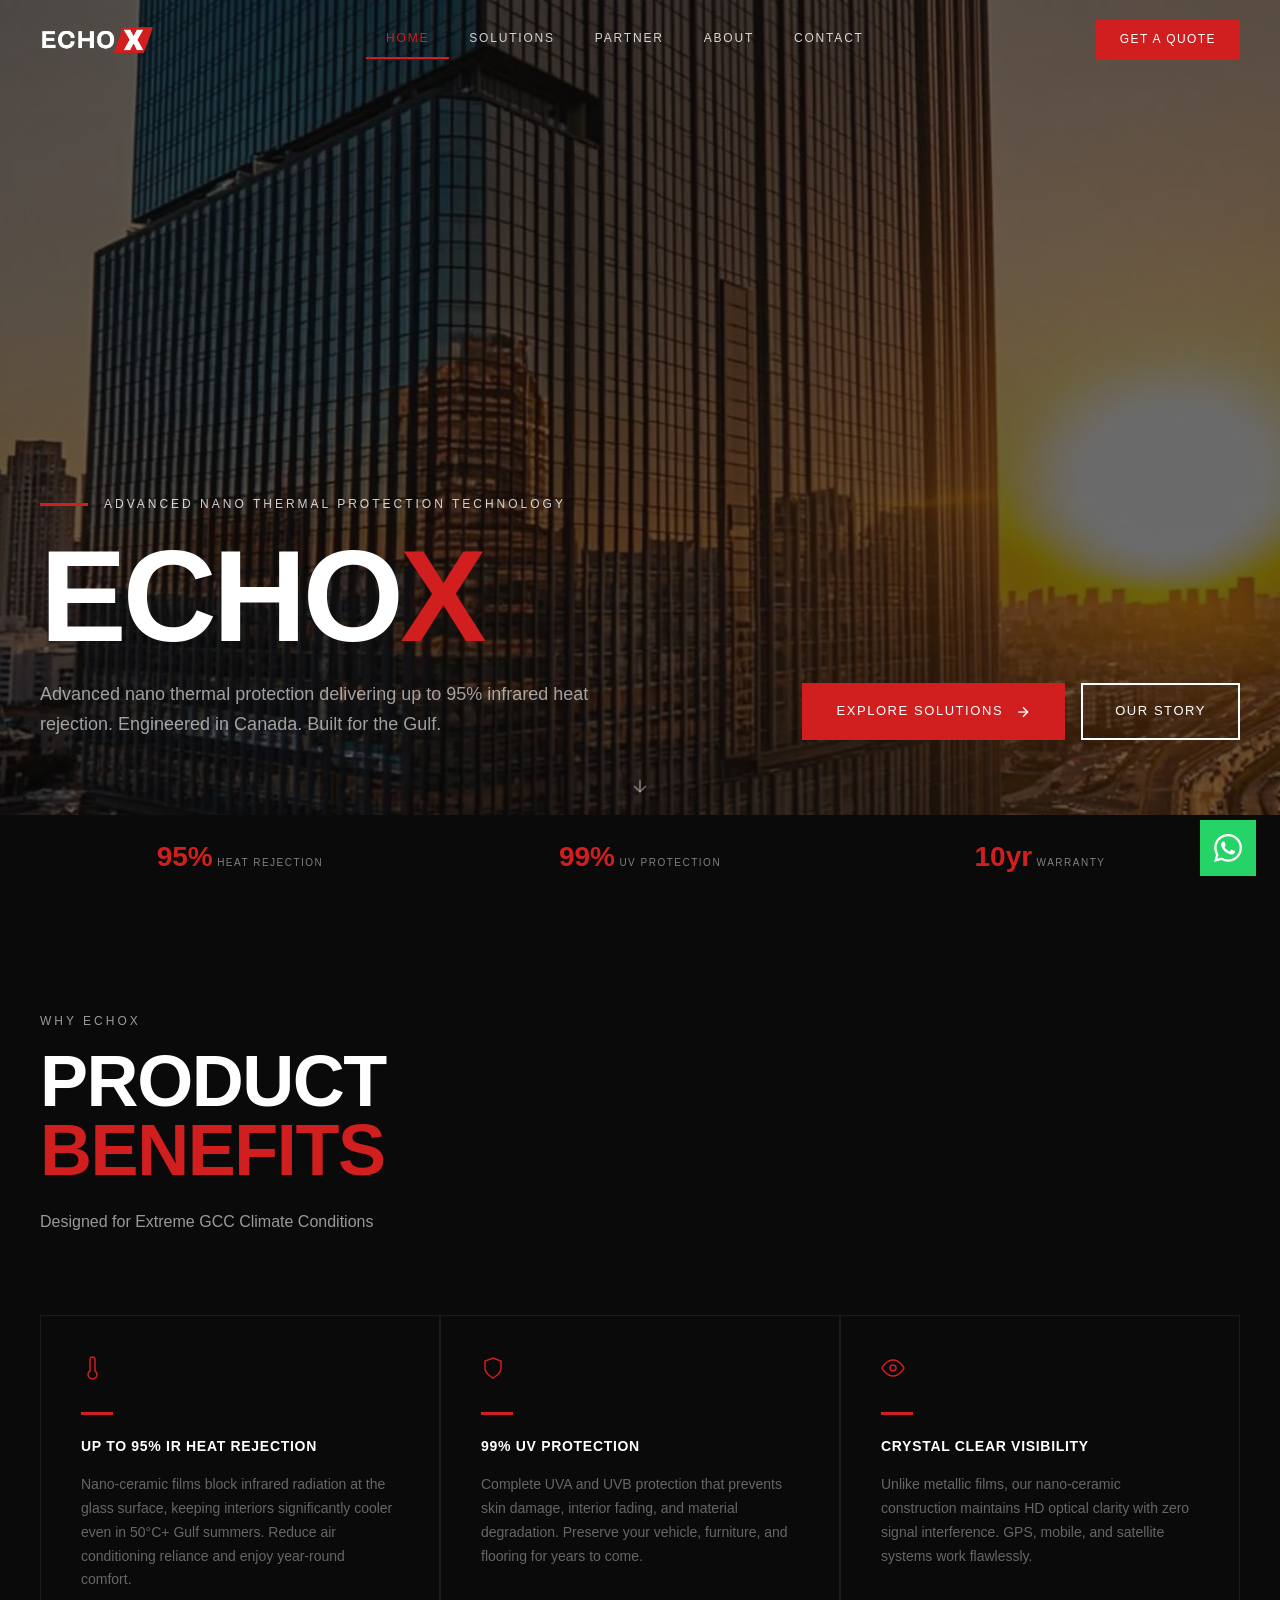
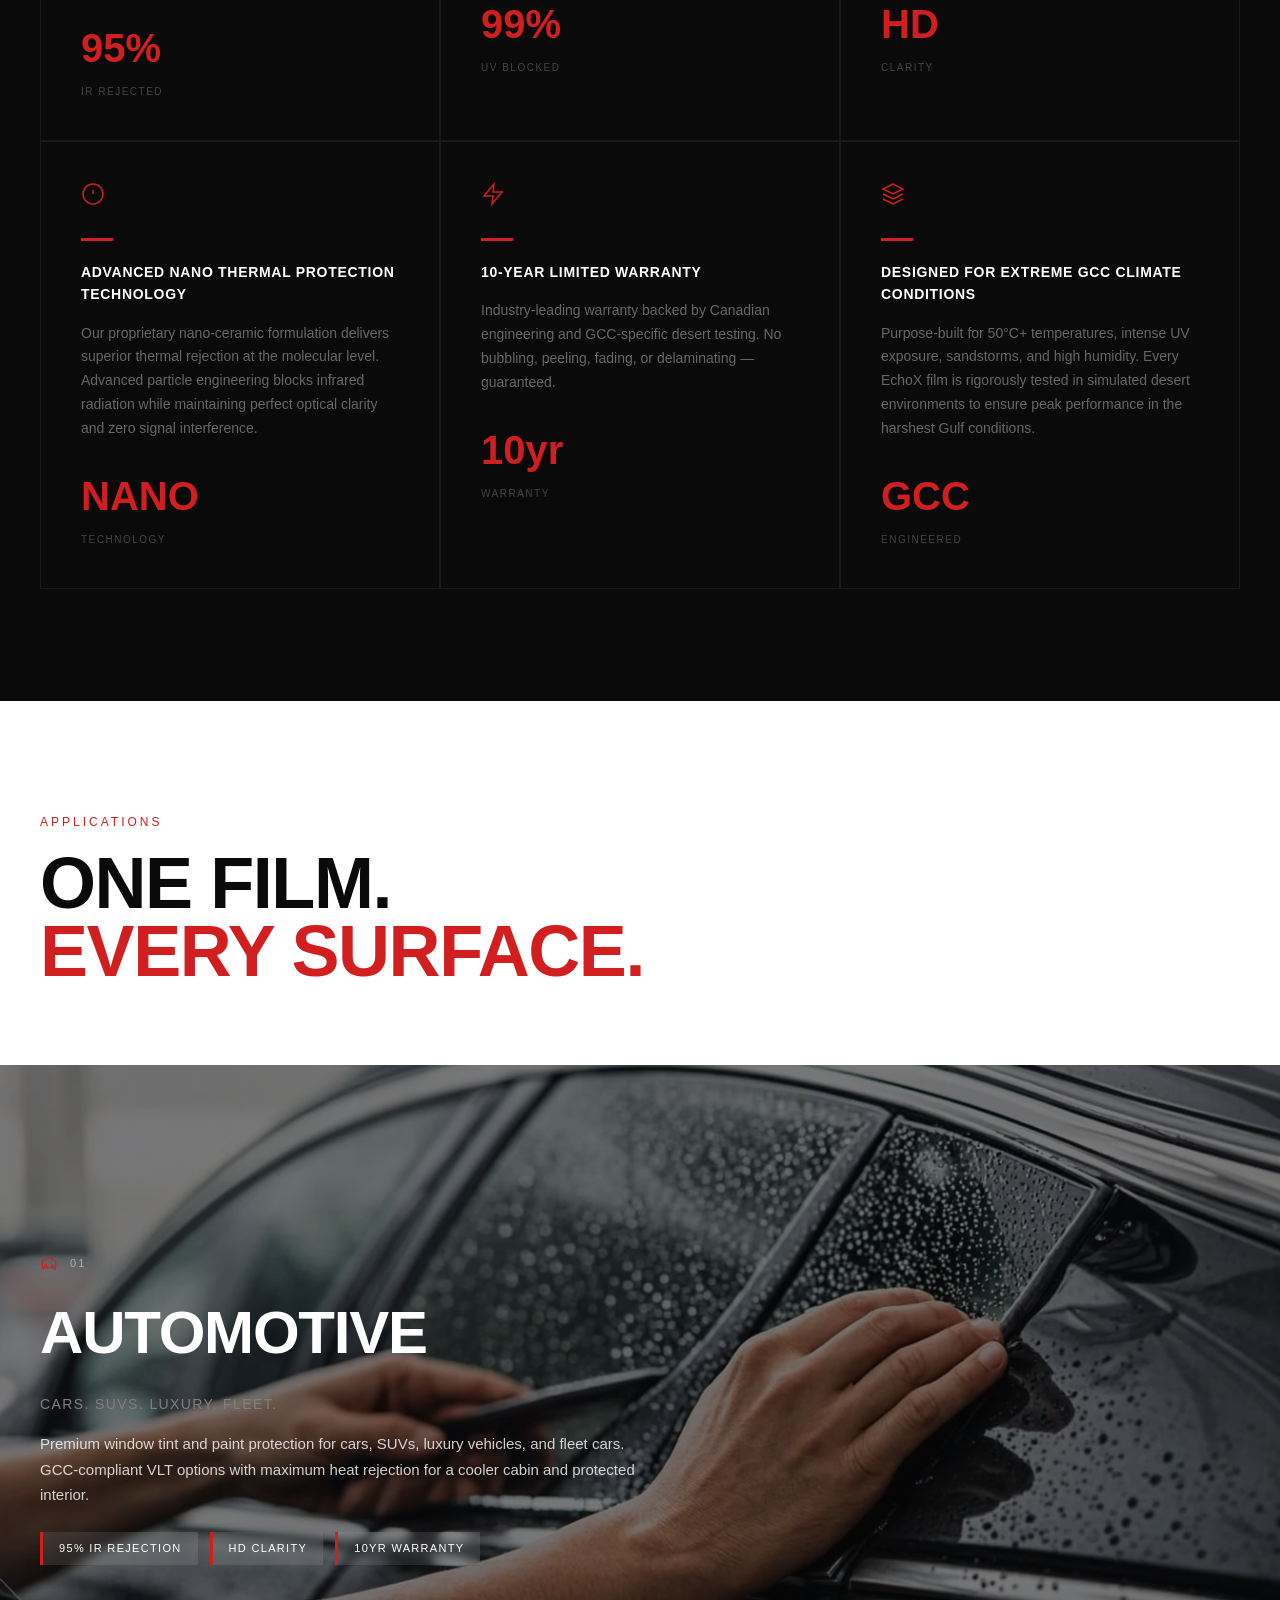
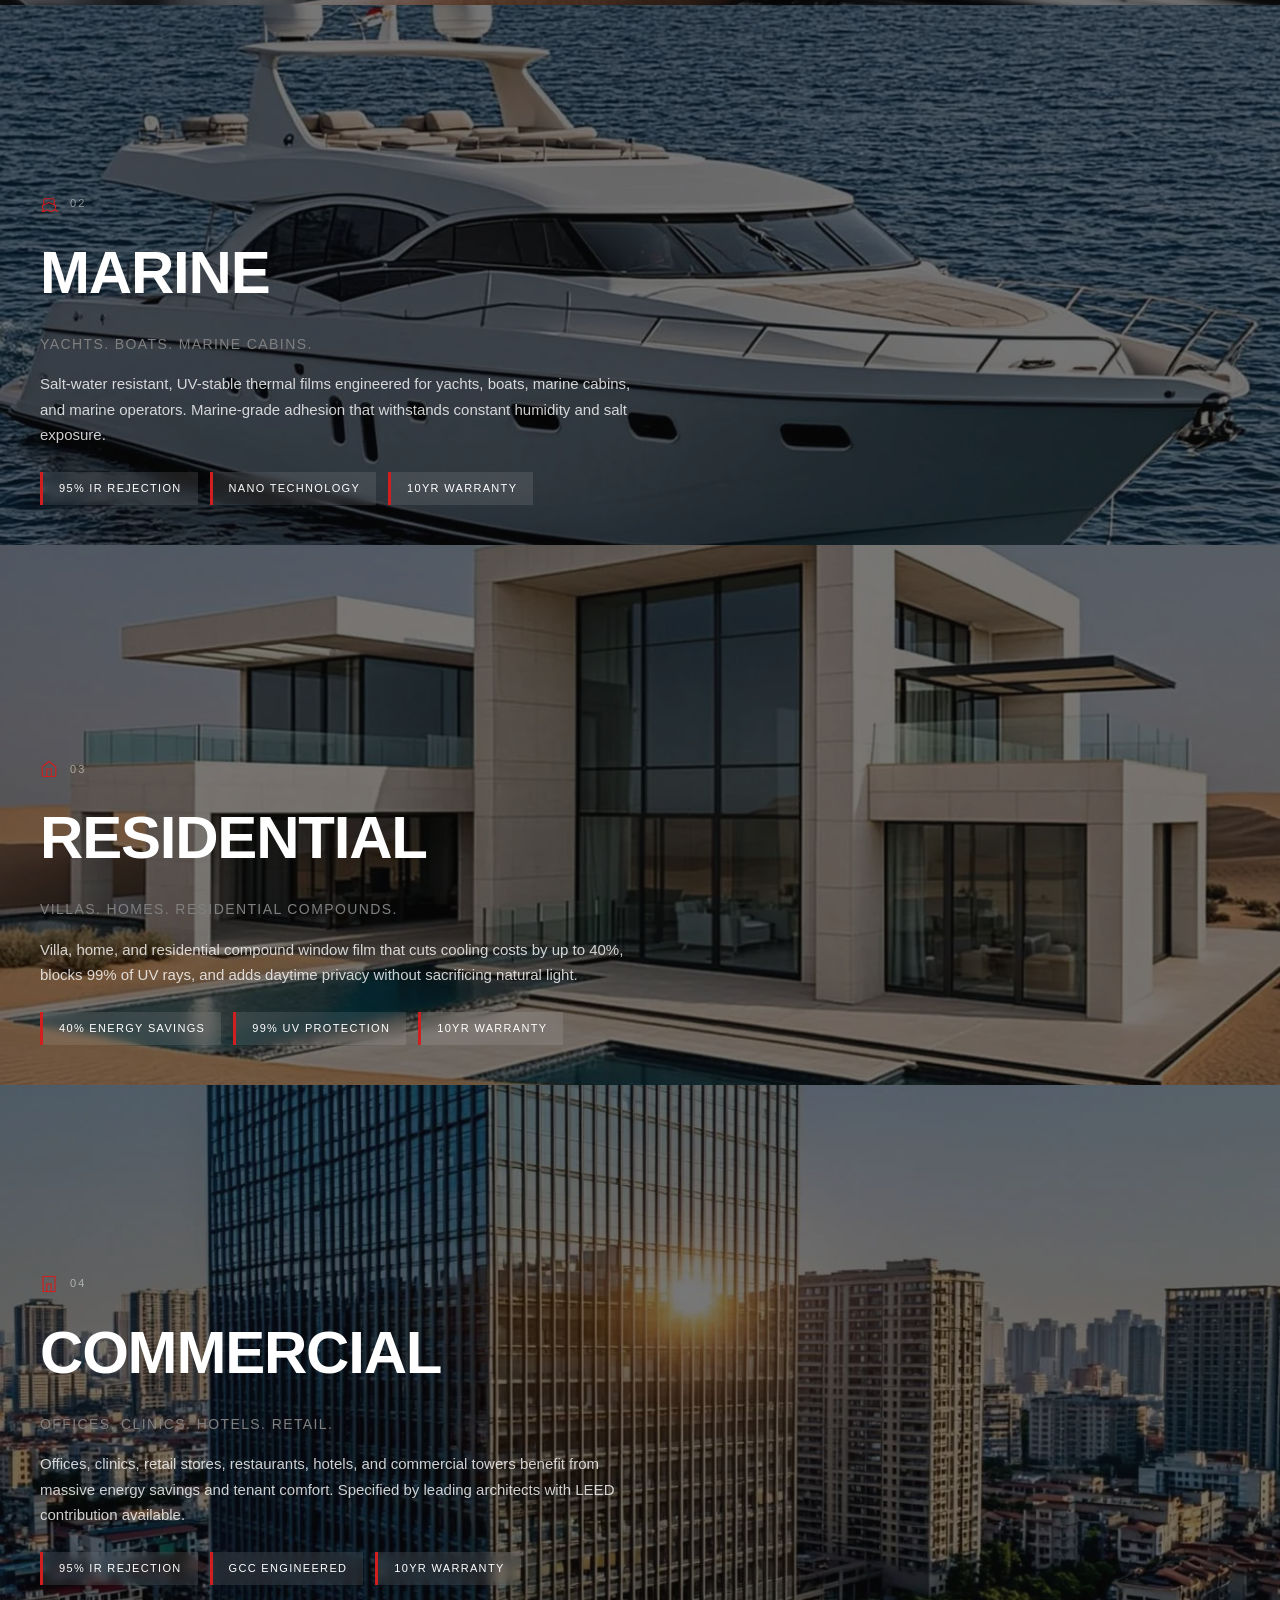
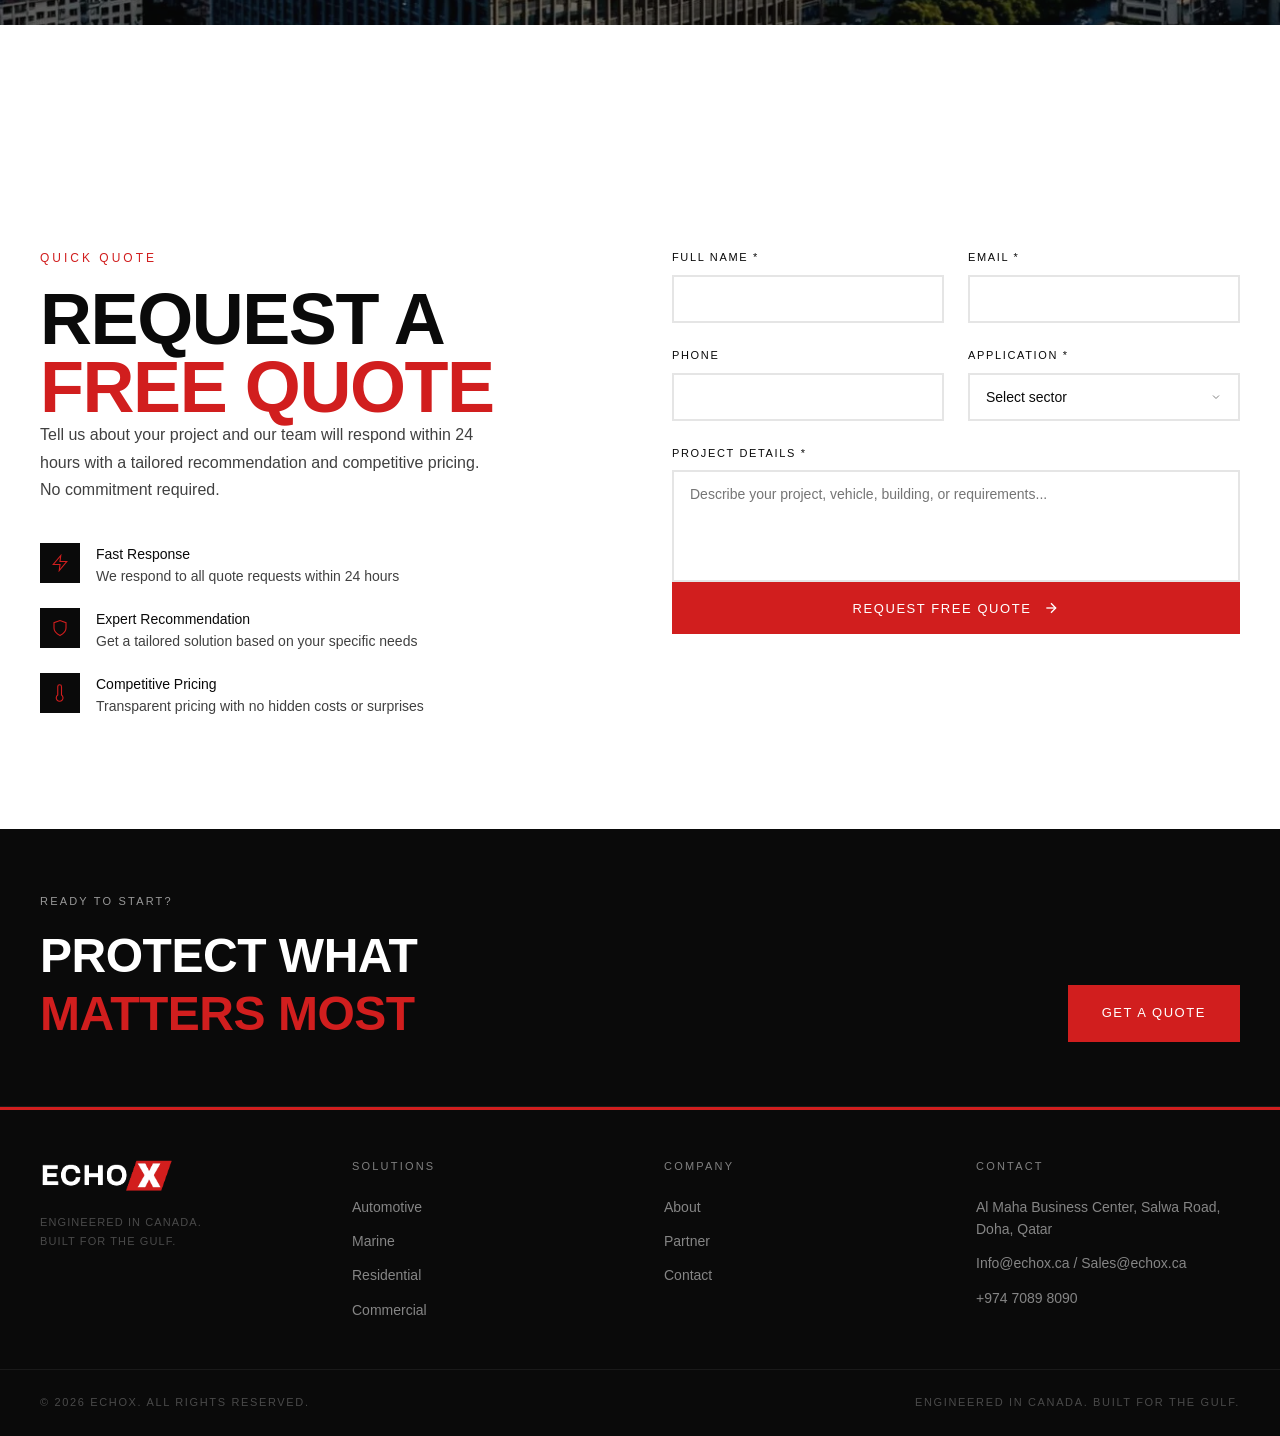
<file: index.html>
<!doctype html>
<html lang="en">
  <head>
    <script>
      var _b = document.createElement("base");
      _b.href = location.pathname.replace(/\/[^/]*$/, "/");
      document.head.prepend(_b);
    </script>
    <meta charset="UTF-8" />
    <meta name="viewport" content="width=device-width, initial-scale=1.0" />
    <meta name="theme-color" content="#0a0a0a" />
    <title>
      EchoX — Advanced Nano Thermal Protection Films | Engineered in Canada for
      the GCC
    </title>
    <meta
      name="description"
      content="EchoX delivers advanced nano thermal protection films with up to 95% IR heat rejection and 99% UV protection. Automotive, marine, residential, and commercial solutions engineered in Canada for extreme GCC climate conditions."
    />
    <meta name="robots" content="index, follow" />

    <meta
      property="og:title"
      content="EchoX — Advanced Nano Thermal Protection Films"
    />
    <meta
      property="og:description"
      content="Up to 95% IR heat rejection. Engineered in Canada. Built for the Gulf. Automotive, marine, residential & commercial thermal films."
    />
    <meta property="og:type" content="website" />

    <meta property="og:image" content="images/hero-home.webp" />
    <meta property="og:site_name" content="EchoX" />
    <meta property="og:locale" content="en_US" />
    <meta name="twitter:card" content="summary_large_image" />
    <meta
      name="twitter:title"
      content="EchoX — Advanced Nano Thermal Protection Films"
    />
    <meta
      name="twitter:description"
      content="Up to 95% IR heat rejection. Engineered in Canada. Built for the Gulf. Automotive, marine, residential & commercial thermal films."
    />
    <meta name="twitter:image" content="images/hero-home.webp" />
    <meta name="geo.region" content="QA-DA" />
    <meta name="geo.placename" content="Doha" />
    <link rel="icon" href="images/icon.png" type="image/png" />
    <link
      rel="preload"
      href="images/hero-home.webp"
      as="image"
      type="image/webp"
    />
    <link rel="stylesheet" href="style.css" />

    <script type="application/ld+json">
      {
        "@context": "https://schema.org",
        "@type": "WebSite",
        "name": "EchoX",
        "url": "",
        "description": "Advanced nano thermal protection films engineered in Canada for the GCC",
        "potentialAction": {
          "@type": "SearchAction",
          "target": "solutions.html",
          "query-input": "required name=search_term_string"
        }
      }
    </script>

    <script type="application/ld+json">
      {
        "@context": "https://schema.org",
        "@type": "LocalBusiness",
        "name": "EchoX",
        "description": "Advanced nano thermal protection films — automotive, marine, residential, and commercial solutions engineered in Canada for the GCC.",
        "url": "",
        "telephone": "+97470898090",
        "email": "Info@echox.com",
        "address": {
          "@type": "PostalAddress",
          "streetAddress": "Al Maha Business Center, Salwa Road",
          "addressLocality": "Doha",
          "addressRegion": "Doha",
          "addressCountry": "QA"
        },
        "areaServed": [
          { "@type": "Country", "name": "Qatar" },
          { "@type": "Country", "name": "Saudi Arabia" },
          { "@type": "Country", "name": "United Arab Emirates" },
          { "@type": "Country", "name": "Kuwait" },
          { "@type": "Country", "name": "Bahrain" },
          { "@type": "Country", "name": "Oman" }
        ],
        "sameAs": [
          "https://instagram.com/echoxglobal",
          "https://linkedin.com/company/echoxglobal",
          "https://youtube.com/@echoxglobal"
        ]
      }
    </script>
    <script>
      document.documentElement.style.opacity = 0;
      document.documentElement.style.transition = "opacity 0.3s ease";
    </script>
  </head>
  <body>
    <!-- ===== NAVBAR ===== -->
    <nav id="navbar" class="navbar">
      <div class="navbar-inner">
        <a href="/" class="navbar-logo">
          <img
            src="images/logo.webp"
            alt="EchoX logo — Advanced Nano Thermal Protection"
            id="nav-logo"
            class="nav-logo"
            width="1556"
            height="409"
            loading="lazy"
          />
        </a>
        <div class="navbar-links" id="nav-links">
          <a href="/" class="nav-link active">Home</a>
          <a href="solutions" class="nav-link">Solutions</a>
          <a href="partner" class="nav-link">Partner</a>
          <a href="about" class="nav-link">About</a>
          <a href="contact" class="nav-link">Contact</a>
        </div>
        <a href="contact" class="nav-cta">Get a Quote</a>
        <button
          class="mobile-menu-btn"
          id="mobile-menu-btn"
          aria-label="Toggle menu"
        >
          <span></span><span></span><span></span>
        </button>
      </div>
    </nav>

    <!-- Mobile Menu Overlay -->
    <div class="mobile-menu-overlay" id="mobile-menu-overlay">
      <div class="mobile-menu-content">
        <a href="/" class="mobile-menu-link"
          ><span class="mobile-menu-num">01</span>Home</a
        >
        <a href="solutions" class="mobile-menu-link"
          ><span class="mobile-menu-num">02</span>Solutions</a
        >
        <a href="partner" class="mobile-menu-link"
          ><span class="mobile-menu-num">03</span>Partner</a
        >
        <a href="about" class="mobile-menu-link"
          ><span class="mobile-menu-num">04</span>About</a
        >
        <a href="contact" class="mobile-menu-link"
          ><span class="mobile-menu-num">05</span>Contact</a
        >
        <a href="contact" class="mobile-menu-cta">Get a Quote</a>
      </div>
    </div>

    <!-- ===== HOME PAGE CONTENT ===== -->

    <!-- HOME SECTION 1: Brand Introduction — Full Viewport Cinematic Hero -->
    <section class="hero hero-home">
      <div class="hero-bg">
        <picture>
          <source
            srcset="images/hero-home-sm.webp"
            media="(max-width: 768px)"
            type="image/webp"
          />
          <img
            src="images/hero-home.webp"
            width="1344"
            height="768"
            fetchpriority="high"
            alt="EchoX Thermal Protection"
          />
        </picture>
      </div>
      <div class="hero-overlay" style="background: rgba(10, 10, 10, 0.6)"></div>
      <div class="hero-content hero-content-bottom">
        <div class="content-grid">
          <div class="hero-pretitle-row">
            <div class="hero-red-line"></div>
            <span class="hero-pretitle"
              >Advanced Nano Thermal Protection Technology</span
            >
          </div>
          <h1 class="hero-title">ECHO<span class="text-red">X</span></h1>
          <div class="hero-grid-2col">
            <p class="hero-subtitle">
              Advanced nano thermal protection delivering up to 95% infrared
              heat rejection. Engineered in Canada. Built for the Gulf.
            </p>
            <div class="hero-buttons">
              <a href="solutions" class="btn btn-primary"
                >Explore Solutions
                <svg
                  width="16"
                  height="16"
                  viewBox="0 0 24 24"
                  fill="none"
                  stroke="currentColor"
                  stroke-width="2"
                >
                  <line x1="5" y1="12" x2="19" y2="12" />
                  <polyline points="12 5 19 12 12 19" /></svg
              ></a>
              <a href="about" class="btn btn-outline-white">Our Story</a>
            </div>
          </div>
        </div>
      </div>
      <!-- Bottom Stats Bar -->
      <div class="hero-stats-bar">
        <div class="hero-stats-bar-inner">
          <div class="hero-stat">
            <span class="hero-stat-value">95%</span>
            <span class="hero-stat-label">Heat Rejection</span>
          </div>
          <div class="hero-stat">
            <span class="hero-stat-value">99%</span>
            <span class="hero-stat-label">UV Protection</span>
          </div>
          <div class="hero-stat">
            <span class="hero-stat-value">10yr</span>
            <span class="hero-stat-label">Warranty</span>
          </div>
        </div>
      </div>
      <!-- Scroll Indicator -->
      <div class="scroll-indicator">
        <svg
          width="20"
          height="20"
          viewBox="0 0 24 24"
          fill="none"
          stroke="currentColor"
          stroke-width="2"
          style="color: rgba(255, 255, 255, 0.4)"
        >
          <line x1="12" y1="5" x2="12" y2="19" />
          <polyline points="19 12 12 19 5 12" />
        </svg>
      </div>
    </section>

    <!-- HOME SECTION 2: Product Benefits — Dark -->
    <section class="section section-dark">
      <div class="container">
        <div class="section-header-left animate-on-scroll">
          <span class="section-eyebrow eyebrow-gray">Why EchoX</span>
          <h2 class="section-title text-white">
            PRODUCT<br /><span class="text-red">BENEFITS</span>
          </h2>
          <p class="section-desc" style="color: #999; margin-top: 24px">
            Designed for Extreme GCC Climate Conditions
          </p>
        </div>
        <div class="benefits-gridHome">
          <div class="benefit-card animate-on-scroll">
            <svg
              class="benefit-icon"
              width="24"
              height="24"
              viewBox="0 0 24 24"
              fill="none"
              stroke="currentColor"
              stroke-width="1.5"
            >
              <path
                d="M14 14.76V3.5a2.5 2.5 0 0 0-5 0v11.26a4.5 4.5 0 1 0 5 0z"
              />
            </svg>
            <div class="benefit-red-line"></div>
            <h3 class="benefit-title">UP TO 95% IR HEAT REJECTION</h3>
            <p class="benefit-desc">
              Nano-ceramic films block infrared radiation at the glass surface,
              keeping interiors significantly cooler even in 50°C+ Gulf summers.
              Reduce air conditioning reliance and enjoy year-round comfort.
            </p>
            <p class="benefit-stat">95%</p>
            <p class="benefit-stat-label">IR Rejected</p>
          </div>
          <div class="benefit-card animate-on-scroll">
            <svg
              class="benefit-icon"
              width="24"
              height="24"
              viewBox="0 0 24 24"
              fill="none"
              stroke="currentColor"
              stroke-width="1.5"
            >
              <path d="M12 22s8-4 8-10V5l-8-3-8 3v7c0 6 8 10 8 10z" />
            </svg>
            <div class="benefit-red-line"></div>
            <h3 class="benefit-title">99% UV PROTECTION</h3>
            <p class="benefit-desc">
              Complete UVA and UVB protection that prevents skin damage,
              interior fading, and material degradation. Preserve your vehicle,
              furniture, and flooring for years to come.
            </p>
            <p class="benefit-stat">99%</p>
            <p class="benefit-stat-label">UV Blocked</p>
          </div>
          <div class="benefit-card animate-on-scroll">
            <svg
              class="benefit-icon"
              width="24"
              height="24"
              viewBox="0 0 24 24"
              fill="none"
              stroke="currentColor"
              stroke-width="1.5"
            >
              <path d="M1 12s4-8 11-8 11 8 11 8-4 8-11 8-11-8-11-8z" />
              <circle cx="12" cy="12" r="3" />
            </svg>
            <div class="benefit-red-line"></div>
            <h3 class="benefit-title">CRYSTAL CLEAR VISIBILITY</h3>
            <p class="benefit-desc">
              Unlike metallic films, our nano-ceramic construction maintains HD
              optical clarity with zero signal interference. GPS, mobile, and
              satellite systems work flawlessly.
            </p>
            <p class="benefit-stat">HD</p>
            <p class="benefit-stat-label">Clarity</p>
          </div>
          <div class="benefit-card animate-on-scroll">
            <svg
              class="benefit-icon"
              width="24"
              height="24"
              viewBox="0 0 24 24"
              fill="none"
              stroke="currentColor"
              stroke-width="1.5"
            >
              <circle cx="12" cy="12" r="10" />
              <line x1="12" y1="8" x2="12" y2="12" />
              <line x1="12" y1="16" x2="12.01" y2="16" />
            </svg>
            <div class="benefit-red-line"></div>
            <h3 class="benefit-title">
              ADVANCED NANO THERMAL PROTECTION TECHNOLOGY
            </h3>
            <p class="benefit-desc">
              Our proprietary nano-ceramic formulation delivers superior thermal
              rejection at the molecular level. Advanced particle engineering
              blocks infrared radiation while maintaining perfect optical
              clarity and zero signal interference.
            </p>
            <p class="benefit-stat">NANO</p>
            <p class="benefit-stat-label">Technology</p>
          </div>
          <div class="benefit-card animate-on-scroll">
            <svg
              class="benefit-icon"
              width="24"
              height="24"
              viewBox="0 0 24 24"
              fill="none"
              stroke="currentColor"
              stroke-width="1.5"
            >
              <polygon points="13 2 3 14 12 14 11 22 21 10 12 10 13 2" />
            </svg>
            <div class="benefit-red-line"></div>
            <h3 class="benefit-title">10-YEAR LIMITED WARRANTY</h3>
            <p class="benefit-desc">
              Industry-leading warranty backed by Canadian engineering and
              GCC-specific desert testing. No bubbling, peeling, fading, or
              delaminating — guaranteed.
            </p>
            <p class="benefit-stat">10yr</p>
            <p class="benefit-stat-label">Warranty</p>
          </div>
          <div class="benefit-card animate-on-scroll">
            <svg
              class="benefit-icon"
              width="24"
              height="24"
              viewBox="0 0 24 24"
              fill="none"
              stroke="currentColor"
              stroke-width="1.5"
            >
              <path d="M12 2L2 7l10 5 10-5-10-5z" />
              <path d="M2 17l10 5 10-5" />
              <path d="M2 12l10 5 10-5" />
            </svg>
            <div class="benefit-red-line"></div>
            <h3 class="benefit-title">
              DESIGNED FOR EXTREME GCC CLIMATE CONDITIONS
            </h3>
            <p class="benefit-desc">
              Purpose-built for 50°C+ temperatures, intense UV exposure,
              sandstorms, and high humidity. Every EchoX film is rigorously
              tested in simulated desert environments to ensure peak performance
              in the harshest Gulf conditions.
            </p>
            <p class="benefit-stat">GCC</p>
            <p class="benefit-stat-label">Engineered</p>
          </div>
        </div>
      </div>
    </section>

    <!-- HOME SECTION 3: Applications Overview — White -->
    <section class="section section-white">
      <div class="container">
        <div class="section-header-left animate-on-scroll">
          <span class="section-eyebrow">Applications</span>
          <h2 class="section-title">
            ONE FILM.<br /><span class="text-red">EVERY SURFACE.</span>
          </h2>
        </div>
      </div>
      <!-- Full-width application cards -->
      <div class="app-cards">
        <!-- Automotive -->
        <a
          href="solutions"
          class="app-card animate-on-scroll"
          style="text-decoration: none; color: inherit"
        >
          <div class="app-card-bg">
            <img
              src="images/automotive-detail.webp"
              alt="EchoX automotive nano ceramic thermal window tint film for cars and SUVs"
              width="1344"
              height="768"
              loading="lazy"
            />
          </div>
          <div class="app-card-overlay"></div>
          <div class="app-card-content">
            <div class="app-card-eyebrow">
              <svg
                width="18"
                height="18"
                viewBox="0 0 24 24"
                fill="none"
                stroke="#D11E1E"
                stroke-width="1.5"
              >
                <path
                  d="M5 17h14M5 17a2 2 0 0 1-2-2V9a2 2 0 0 1 2-2h1l2-3h8l2 3h1a2 2 0 0 1 2 2v6a2 2 0 0 1-2 2M5 17l-1 2h2m13-2l1 2h-2"
                />
                <circle cx="7.5" cy="14.5" r="1.5" />
                <circle cx="16.5" cy="14.5" r="1.5" />
              </svg>
              <span>01</span>
            </div>
            <h3 class="app-card-title">AUTOMOTIVE</h3>
            <p class="app-card-subtitle">Cars. SUVs. Luxury. Fleet.</p>
            <p class="app-card-desc">
              Premium window tint and paint protection for cars, SUVs, luxury
              vehicles, and fleet cars. GCC-compliant VLT options with maximum
              heat rejection for a cooler cabin and protected interior.
            </p>
            <div class="app-card-tags">
              <span class="app-card-tag">95% IR Rejection</span>
              <span class="app-card-tag">HD Clarity</span>
              <span class="app-card-tag">10yr Warranty</span>
            </div>
          </div>
        </a>
        <!-- Marine -->
        <a
          href="solutions"
          class="app-card animate-on-scroll"
          style="text-decoration: none; color: inherit"
        >
          <div class="app-card-bg">
            <img
              src="images/marine.webp"
              alt="EchoX marine grade thermal protection film for yachts and boats"
              width="1344"
              height="768"
              loading="lazy"
            />
          </div>
          <div class="app-card-overlay"></div>
          <div class="app-card-content">
            <div class="app-card-eyebrow">
              <svg
                width="18"
                height="18"
                viewBox="0 0 24 24"
                fill="none"
                stroke="#D11E1E"
                stroke-width="1.5"
              >
                <path
                  d="M2 21c.6.5 1.2 1 2.5 1 2.5 0 2.5-2 5-2 1.3 0 1.9.5 2.5 1s1.2 1 2.5 1c2.5 0 2.5-2 5-2 1.3 0 1.9.5 2.5 1s1.2 1 2.5 1"
                />
                <path
                  d="M19.38 20A11.6 11.6 0 0 0 21 14l-9-4-9 4c0 2.9.94 5.34 2.81 7.76"
                />
                <path d="M19 13V7a2 2 0 0 0-2-2H7a2 2 0 0 0-2 2v6" />
              </svg>
              <span>02</span>
            </div>
            <h3 class="app-card-title">MARINE</h3>
            <p class="app-card-subtitle">Yachts. Boats. Marine Cabins.</p>
            <p class="app-card-desc">
              Salt-water resistant, UV-stable thermal films engineered for
              yachts, boats, marine cabins, and marine operators. Marine-grade
              adhesion that withstands constant humidity and salt exposure.
            </p>
            <div class="app-card-tags">
              <span class="app-card-tag">95% IR Rejection</span>
              <span class="app-card-tag">NANO Technology</span>
              <span class="app-card-tag">10yr Warranty</span>
            </div>
          </div>
        </a>
        <!-- Residential -->
        <a
          href="solutions"
          class="app-card animate-on-scroll"
          style="text-decoration: none; color: inherit"
        >
          <div class="app-card-bg">
            <img
              src="images/residential.webp"
              alt="EchoX residential window thermal film for villas and homes in the GCC"
              width="1344"
              height="768"
              loading="lazy"
            />
          </div>
          <div class="app-card-overlay"></div>
          <div class="app-card-content">
            <div class="app-card-eyebrow">
              <svg
                width="18"
                height="18"
                viewBox="0 0 24 24"
                fill="none"
                stroke="#D11E1E"
                stroke-width="1.5"
              >
                <path d="M3 9l9-7 9 7v11a2 2 0 0 1-2 2H5a2 2 0 0 1-2-2z" />
                <polyline points="9 22 9 12 15 12 15 22" />
              </svg>
              <span>03</span>
            </div>
            <h3 class="app-card-title">RESIDENTIAL</h3>
            <p class="app-card-subtitle">
              Villas. Homes. Residential Compounds.
            </p>
            <p class="app-card-desc">
              Villa, home, and residential compound window film that cuts
              cooling costs by up to 40%, blocks 99% of UV rays, and adds
              daytime privacy without sacrificing natural light.
            </p>
            <div class="app-card-tags">
              <span class="app-card-tag">40% Energy Savings</span>
              <span class="app-card-tag">99% UV Protection</span>
              <span class="app-card-tag">10yr Warranty</span>
            </div>
          </div>
        </a>
        <!-- Commercial -->
        <a
          href="solutions"
          class="app-card animate-on-scroll"
          style="text-decoration: none; color: inherit"
        >
          <div class="app-card-bg">
            <img
              src="images/commercial.webp"
              alt="EchoX commercial thermal protection film for offices and commercial buildings"
              width="1344"
              height="768"
              loading="lazy"
            />
          </div>
          <div class="app-card-overlay"></div>
          <div class="app-card-content">
            <div class="app-card-eyebrow">
              <svg
                width="18"
                height="18"
                viewBox="0 0 24 24"
                fill="none"
                stroke="#D11E1E"
                stroke-width="1.5"
              >
                <rect x="4" y="2" width="16" height="20" rx="0" />
                <path d="M9 22V12h6v10" />
                <path d="M8 6h.01" />
                <path d="M16 6h.01" />
                <path d="M12 6h.01" />
                <path d="M12 10h.01" />
                <path d="M12 14h.01" />
                <path d="M16 10h.01" />
                <path d="M16 14h.01" />
                <path d="M8 10h.01" />
                <path d="M8 14h.01" />
              </svg>
              <span>04</span>
            </div>
            <h3 class="app-card-title">COMMERCIAL</h3>
            <p class="app-card-subtitle">Offices. Clinics. Hotels. Retail.</p>
            <p class="app-card-desc">
              Offices, clinics, retail stores, restaurants, hotels, and
              commercial towers benefit from massive energy savings and tenant
              comfort. Specified by leading architects with LEED contribution
              available.
            </p>
            <div class="app-card-tags">
              <span class="app-card-tag">95% IR Rejection</span>
              <span class="app-card-tag">GCC Engineered</span>
              <span class="app-card-tag">10yr Warranty</span>
            </div>
          </div>
        </a>
      </div>
    </section>

    <!-- HOME SECTION 4: Call-to-Action — Full Viewport Dark Cinematic -->
    <section class="hero hero-cta-section">
      <div class="hero-bg">
        <img
          src="images/technology.webp"
          alt="EchoX nano ceramic thermal protection technology"
          width="1344"
          height="768"
          loading="lazy"
        />
      </div>
      <div class="hero-overlay" style="background: rgba(10, 10, 10, 0.8)"></div>
      <div class="hero-content hero-content-center">
        <div class="cta-pretitle-row">
          <div class="hero-red-line"></div>
          <span class="section-eyebrow eyebrow-gray">Take Action</span>
          <div class="hero-red-line"></div>
        </div>
        <h2 class="section-title text-white text-center">
          READY TO<br /><span class="text-red">GET STARTED?</span>
        </h2>
        <p class="cta-desc">
          Whether you need thermal protection or want to grow your business — we
          have a path for you.
        </p>
        <div class="cta-grid">
          <a href="solutions" class="cta-card animate-on-scroll">
            <span class="cta-card-dot">&bull;</span>
            <p class="cta-card-title">SOLUTIONS</p>
            <span class="cta-card-link"
              >View Solutions
              <svg
                width="14"
                height="14"
                viewBox="0 0 24 24"
                fill="none"
                stroke="currentColor"
                stroke-width="2"
              >
                <line x1="5" y1="12" x2="19" y2="12" />
                <polyline points="12 5 19 12 12 19" /></svg
            ></span>
          </a>
          <a href="partner" class="cta-card animate-on-scroll">
            <span class="cta-card-dot">&bull;</span>
            <p class="cta-card-title">PARTNER</p>
            <span class="cta-card-link"
              >Partner With Us
              <svg
                width="14"
                height="14"
                viewBox="0 0 24 24"
                fill="none"
                stroke="currentColor"
                stroke-width="2"
              >
                <line x1="5" y1="12" x2="19" y2="12" />
                <polyline points="12 5 19 12 12 19" /></svg
            ></span>
          </a>
          <a href="contact" class="cta-card animate-on-scroll">
            <span class="cta-card-dot">&bull;</span>
            <p class="cta-card-title">CONTACT</p>
            <span class="cta-card-link"
              >Get in Touch
              <svg
                width="14"
                height="14"
                viewBox="0 0 24 24"
                fill="none"
                stroke="currentColor"
                stroke-width="2"
              >
                <line x1="5" y1="12" x2="19" y2="12" />
                <polyline points="12 5 19 12 12 19" /></svg
            ></span>
          </a>
        </div>
      </div>
    </section>

    <!-- HOME SECTION 5: Quote Request Form — White -->
    <section class="section section-white">
      <div class="container">
        <div class="quote-layout">
          <div class="quote-left animate-on-scroll">
            <span class="section-eyebrow">Quick Quote</span>
            <h2 class="section-title">
              REQUEST A<br /><span class="text-red">FREE QUOTE</span>
            </h2>
            <p class="quote-desc">
              Tell us about your project and our team will respond within 24
              hours with a tailored recommendation and competitive pricing. No
              commitment required.
            </p>
            <div class="quote-features">
              <div class="quote-feature">
                <div class="quote-feature-icon">
                  <svg
                    width="18"
                    height="18"
                    viewBox="0 0 24 24"
                    fill="none"
                    stroke="#D11E1E"
                    stroke-width="1.5"
                  >
                    <polygon points="13 2 3 14 12 14 11 22 21 10 12 10 13 2" />
                  </svg>
                </div>
                <div>
                  <p class="quote-feature-label">Fast Response</p>
                  <p class="quote-feature-desc">
                    We respond to all quote requests within 24 hours
                  </p>
                </div>
              </div>
              <div class="quote-feature">
                <div class="quote-feature-icon">
                  <svg
                    width="18"
                    height="18"
                    viewBox="0 0 24 24"
                    fill="none"
                    stroke="#D11E1E"
                    stroke-width="1.5"
                  >
                    <path d="M12 22s8-4 8-10V5l-8-3-8 3v7c0 6 8 10 8 10z" />
                  </svg>
                </div>
                <div>
                  <p class="quote-feature-label">Expert Recommendation</p>
                  <p class="quote-feature-desc">
                    Get a tailored solution based on your specific needs
                  </p>
                </div>
              </div>
              <div class="quote-feature">
                <div class="quote-feature-icon">
                  <svg
                    width="18"
                    height="18"
                    viewBox="0 0 24 24"
                    fill="none"
                    stroke="#D11E1E"
                    stroke-width="1.5"
                  >
                    <path
                      d="M14 14.76V3.5a2.5 2.5 0 0 0-5 0v11.26a4.5 4.5 0 1 0 5 0z"
                    />
                  </svg>
                </div>
                <div>
                  <p class="quote-feature-label">Competitive Pricing</p>
                  <p class="quote-feature-desc">
                    Transparent pricing with no hidden costs or surprises
                  </p>
                </div>
              </div>
            </div>
          </div>
          <div class="quote-right animate-on-scroll">
            <div id="home-form-container">
              <form id="home-quote-form">
                <input type="text" name="_honey" style="display: none" />
                <div class="form-row">
                  <div class="form-group">
                    <label class="form-label" for="index-name"
                      >Full Name *</label
                    >
                    <input
                      type="text"
                      name="name"
                      id="index-name"
                      class="form-input"
                      required
                    />
                  </div>
                  <div class="form-group">
                    <label class="form-label" for="index-email">Email *</label>
                    <input
                      type="email"
                      name="email"
                      id="index-email"
                      class="form-input"
                      required
                    />
                  </div>
                </div>
                <div class="form-row">
                  <div class="form-group">
                    <label class="form-label" for="index-phone">Phone</label>
                    <input
                      type="tel"
                      name="phone"
                      id="index-phone"
                      class="form-input"
                    />
                  </div>
                  <div class="form-group">
                    <label class="form-label" for="index-sector"
                      >Application *</label
                    >
                    <select
                      name="sector"
                      id="index-sector"
                      class="form-input form-select"
                      required
                    >
                      <option value="">Select sector</option>
                      <option value="automotive">Automotive</option>
                      <option value="marine">Marine</option>
                      <option value="residential">Residential</option>
                      <option value="commercial">Commercial</option>
                    </select>
                  </div>
                </div>
                <div class="form-group">
                  <label class="form-label" for="index-message"
                    >Project Details *</label
                  >
                  <textarea
                    name="message"
                    id="index-message"
                    class="form-input form-textarea"
                    rows="5"
                    required
                    placeholder="Describe your project, vehicle, building, or requirements..."
                  ></textarea>
                </div>
                <button
                  type="submit"
                  class="btn btn-primary btn-full"
                  id="home-submit-btn"
                >
                  Request Free Quote
                  <svg
                    width="16"
                    height="16"
                    viewBox="0 0 24 24"
                    fill="none"
                    stroke="currentColor"
                    stroke-width="2"
                  >
                    <line x1="5" y1="12" x2="19" y2="12" />
                    <polyline points="12 5 19 12 12 19" />
                  </svg>
                </button>
              </form>
            </div>
            <div id="home-success" class="form-success" style="display: none">
              <div class="form-success-line"></div>
              <h3 class="form-success-title">QUOTE REQUEST SENT</h3>
              <p class="form-success-desc">
                Our team will respond within 24 hours.
              </p>
            </div>
          </div>
        </div>
      </div>
    </section>

    <!-- ===== FOOTER ===== -->
    <footer class="footer">
      <div class="footer-cta-bar">
        <div class="container footer-cta-inner">
          <div>
            <p class="footer-cta-pretitle">Ready to Start?</p>
            <h3 class="footer-cta-title">
              PROTECT WHAT<br /><span class="text-red">MATTERS MOST</span>
            </h3>
          </div>
          <a href="contact" class="btn btn-primary">Get a Quote</a>
        </div>
      </div>
      <div class="footer-stripe"></div>
      <div class="container footer-grid">
        <div class="footer-col">
          <img
            src="images/logo.webp"
            alt="EchoX logo — Advanced Nano Thermal Protection"
            class="footer-logo"
            width="1556"
            height="409"
            loading="lazy"
          />
          <p class="footer-brand-text">
            Engineered in Canada.<br />Built for the Gulf.
          </p>
        </div>
        <div class="footer-col">
          <h4 class="footer-col-title">Solutions</h4>
          <ul class="footer-col-list">
            <li><a href="solutions#automotive">Automotive</a></li>
            <li><a href="solutions#marine">Marine</a></li>
            <li><a href="solutions#residential">Residential</a></li>
            <li><a href="solutions#commercial">Commercial</a></li>
          </ul>
        </div>
        <div class="footer-col">
          <h4 class="footer-col-title">Company</h4>
          <ul class="footer-col-list">
            <li><a href="about">About</a></li>
            <li><a href="partner">Partner</a></li>
            <li><a href="contact">Contact</a></li>
          </ul>
        </div>
        <div class="footer-col">
          <h4 class="footer-col-title">Contact</h4>
          <ul class="footer-col-list">
            <li>
              Al Maha Business Center, Salwa Road, Doha, Qatar
            </li>
            <li>
              <a href="mailto:Info@echox.ca">Info@echox.ca</a> /
              <a href="mailto:Sales@echox.ca">Sales@echox.ca</a>
            </li>
            <li>
              <a
                href="https://wa.me/97470898090"
                target="_blank"
                rel="noopener noreferrer"
                >+974 7089 8090</a
              >
            </li>
          </ul>
          <!-- <div class="social-links" style="margin-top: 16px;">
            <a href="https://instagram.com/echoxglobal" target="_blank" rel="noopener noreferrer" class="social-link" aria-label="Instagram">
              <svg width="18" height="18" viewBox="0 0 24 24" fill="none" stroke="currentColor" stroke-width="1.5"><rect x="2" y="2" width="20" height="20" rx="5"/><circle cx="12" cy="12" r="5"/><circle cx="17.5" cy="6.5" r="1.5" fill="currentColor" stroke="none"/></svg>
            </a>
            <a href="https://snapchat.com/add/echoxglobal" target="_blank" rel="noopener noreferrer" class="social-link" aria-label="Snapchat">
              <svg width="18" height="18" viewBox="0 0 24 24" fill="none" stroke="currentColor" stroke-width="1.5"><path d="M12 2C8.5 2 7 5 7 7c0 2 .5 3 1 4.5C7 12 5 12 5 13s2 1 3 1.5C7 16 6 17 4 18c0 0 2 1 4 1 1 0 2-.5 4-.5s3 .5 4 .5c2 0 4-1 4-1-2-1-3-2-4-3.5 1-.5 3-.5 3-1.5s-2-1-3-1.5c.5-1.5 1-2.5 1-4.5 0-2-1.5-5-5-5z"/></svg>
            </a>
            <a href="https://tiktok.com/@echoxglobal" target="_blank" rel="noopener noreferrer" class="social-link" aria-label="TikTok">
              <svg width="18" height="18" viewBox="0 0 24 24" fill="none" stroke="currentColor" stroke-width="1.5"><path d="M9 12a4 4 0 1 0 4 4V4a5 5 0 0 0 5 5"/></svg>
            </a>
            <a href="https://linkedin.com/company/echoxglobal" target="_blank" rel="noopener noreferrer" class="social-link" aria-label="LinkedIn">
              <svg width="18" height="18" viewBox="0 0 24 24" fill="none" stroke="currentColor" stroke-width="1.5"><path d="M16 8a6 6 0 0 1 6 6v7h-4v-7a2 2 0 0 0-4 0v7h-4v-7a6 6 0 0 1 6-6z"/><rect x="2" y="9" width="4" height="12"/><circle cx="4" cy="4" r="2"/></svg>
            </a>
            <a href="https://youtube.com/@echoxglobal" target="_blank" rel="noopener noreferrer" class="social-link" aria-label="YouTube">
              <svg width="18" height="18" viewBox="0 0 24 24" fill="none" stroke="currentColor" stroke-width="1.5"><path d="M22.54 6.42a2.78 2.78 0 0 0-1.94-2C18.88 4 12 4 12 4s-6.88 0-8.6.46a2.78 2.78 0 0 0-1.94 2A29 29 0 0 0 1 11.75a29 29 0 0 0 .46 5.33A2.78 2.78 0 0 0 3.4 19.1c1.72.46 8.6.46 8.6.46s6.88 0 8.6-.46a2.78 2.78 0 0 0 1.94-2 29 29 0 0 0 .46-5.25 29 29 0 0 0-.46-5.43z"/><polygon points="9.75 15.02 15.5 11.75 9.75 8.48 9.75 15.02"/></svg>
            </a>
            <a href="https://facebook.com/echoxglobal" target="_blank" rel="noopener noreferrer" class="social-link" aria-label="Facebook">
              <svg width="18" height="18" viewBox="0 0 24 24" fill="none" stroke="currentColor" stroke-width="1.5"><path d="M18 2h-3a5 5 0 0 0-5 5v3H7v4h3v8h4v-8h3l1-4h-4V7a1 1 0 0 1 1-1h3z"/></svg>
            </a>
          </div> -->
        </div>
      </div>
      <div class="container footer-bottom">
        <p>&copy; 2026 ECHOX. ALL RIGHTS RESERVED.</p>
        <p>ENGINEERED IN CANADA. BUILT FOR THE GULF.</p>
      </div>
    </footer>

    <!-- Floating WhatsApp Button -->
    <a
      href="https://wa.me/97470898090"
      target="_blank"
      rel="noopener noreferrer"
      class="whatsapp-float"
      aria-label="Chat on WhatsApp"
    >
      <svg width="28" height="28" viewBox="0 0 24 24" fill="white">
        <path
          d="M17.472 14.382c-.297-.149-1.758-.867-2.03-.967-.273-.099-.471-.148-.67.15-.197.297-.767.966-.94 1.164-.173.199-.347.223-.644.075-.297-.15-1.255-.463-2.39-1.475-.883-.788-1.48-1.761-1.653-2.059-.173-.297-.018-.458.13-.606.134-.133.298-.347.446-.52.149-.174.198-.298.298-.497.099-.198.05-.371-.025-.52-.075-.149-.669-1.612-.916-2.207-.242-.579-.487-.5-.669-.51-.173-.008-.371-.01-.57-.01-.198 0-.52.074-.792.372-.272.297-1.04 1.016-1.04 2.479 0 1.462 1.065 2.875 1.213 3.074.149.198 2.096 3.2 5.077 4.487.709.306 1.262.489 1.694.625.712.227 1.36.195 1.871.118.571-.085 1.758-.719 2.006-1.413.248-.694.248-1.289.173-1.413-.074-.124-.272-.198-.57-.347m-5.421 7.403h-.004a9.87 9.87 0 01-5.031-1.378l-.361-.214-3.741.982.998-3.648-.235-.374a9.86 9.86 0 01-1.51-5.26c.001-5.45 4.436-9.884 9.888-9.884 2.64 0 5.122 1.03 6.988 2.898a9.825 9.825 0 012.893 6.994c-.003 5.45-4.437 9.884-9.885 9.884m8.413-18.297A11.815 11.815 0 0012.05 0C5.495 0 .16 5.335.157 11.892c0 2.096.547 4.142 1.588 5.945L.057 24l6.305-1.654a11.882 11.882 0 005.683 1.448h.005c6.554 0 11.89-5.335 11.893-11.893a11.821 11.821 0 00-3.48-8.413z"
        />
      </svg>
    </a>

    <script src="script.js" defer></script>
  </body>
</html>
</file>
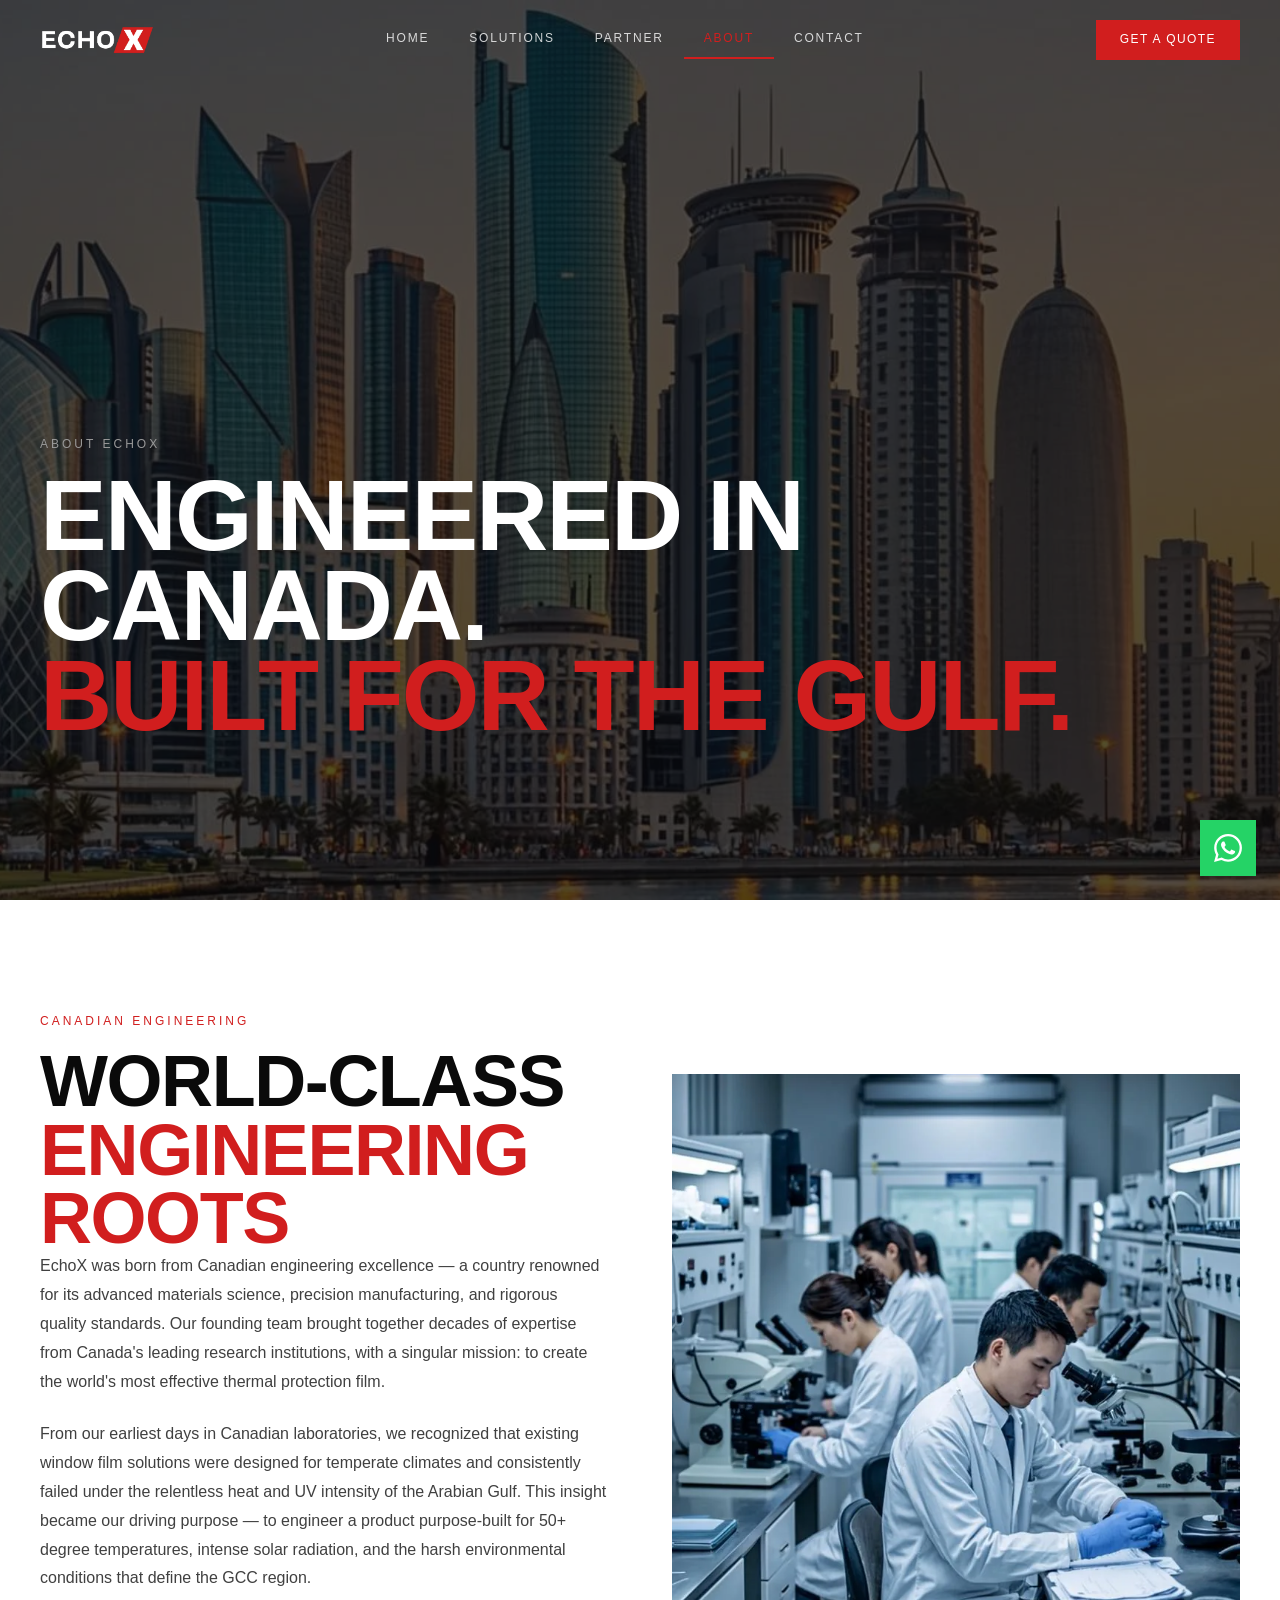
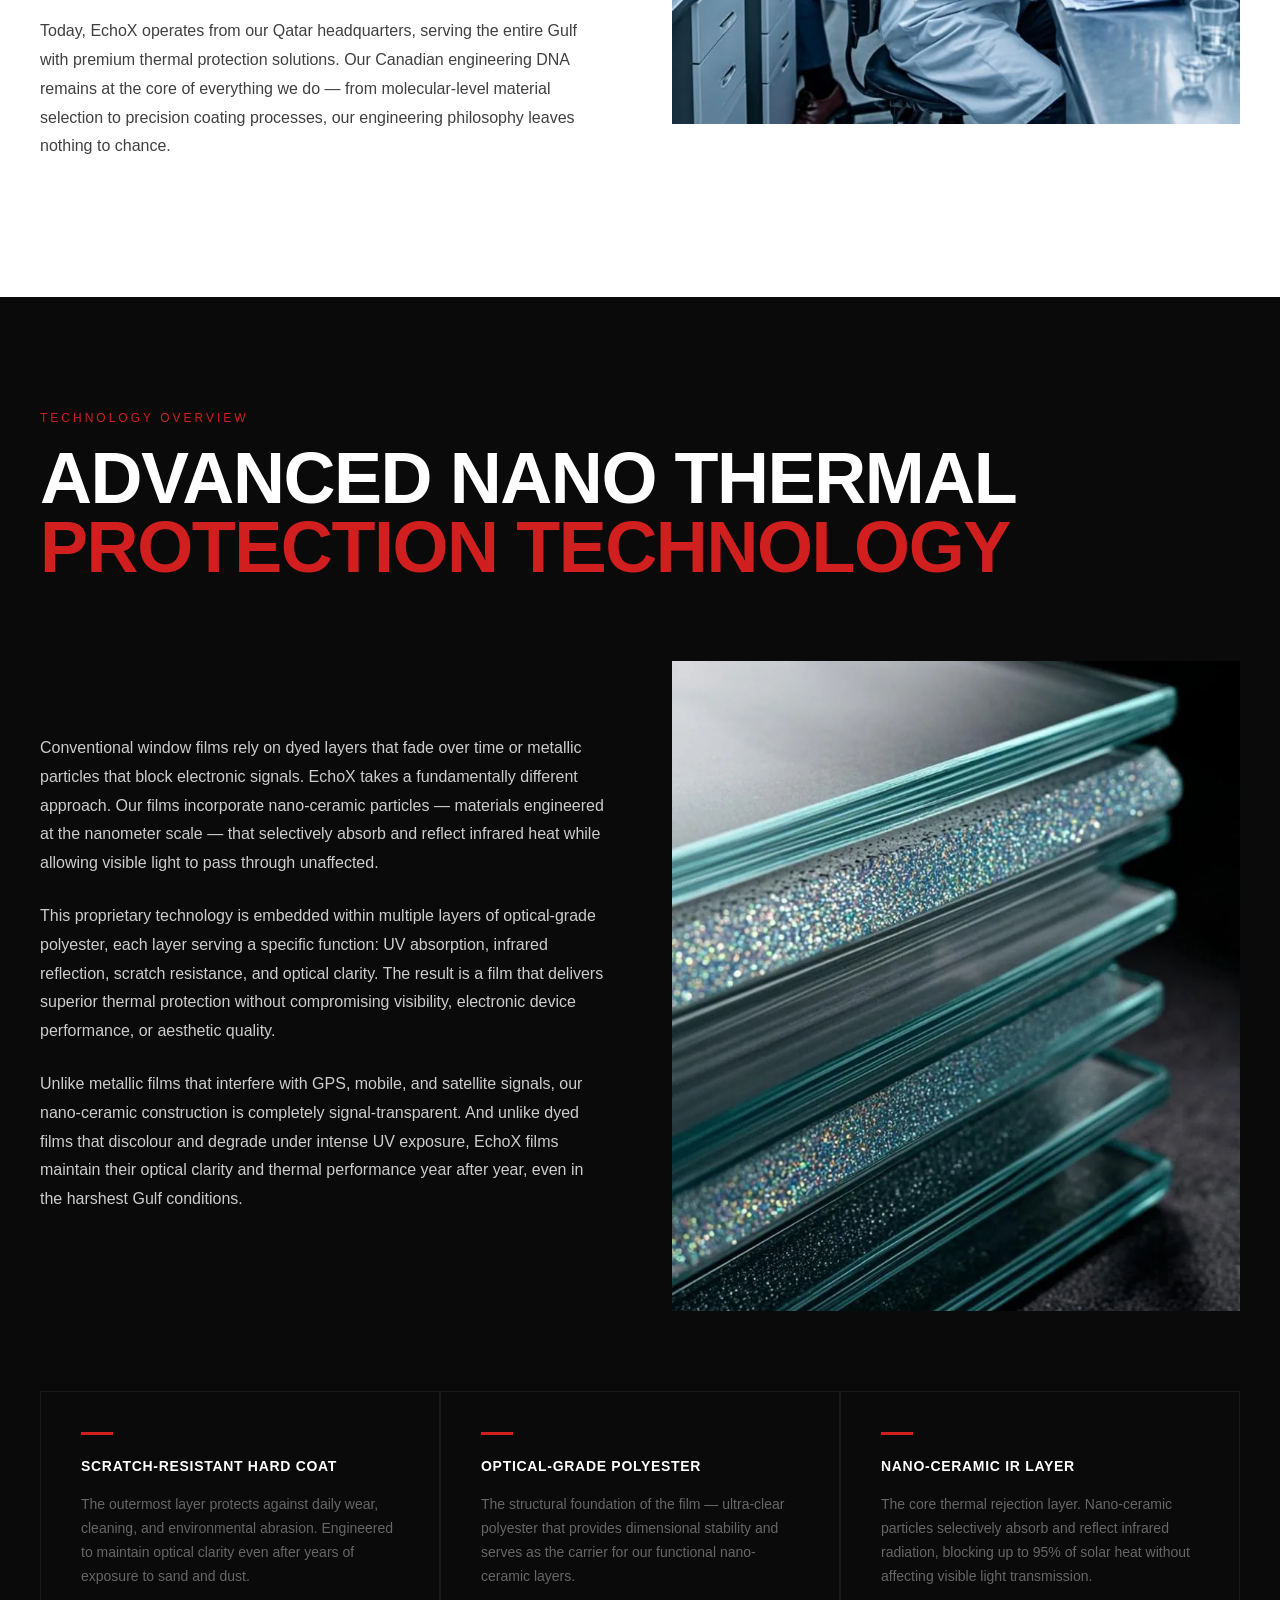
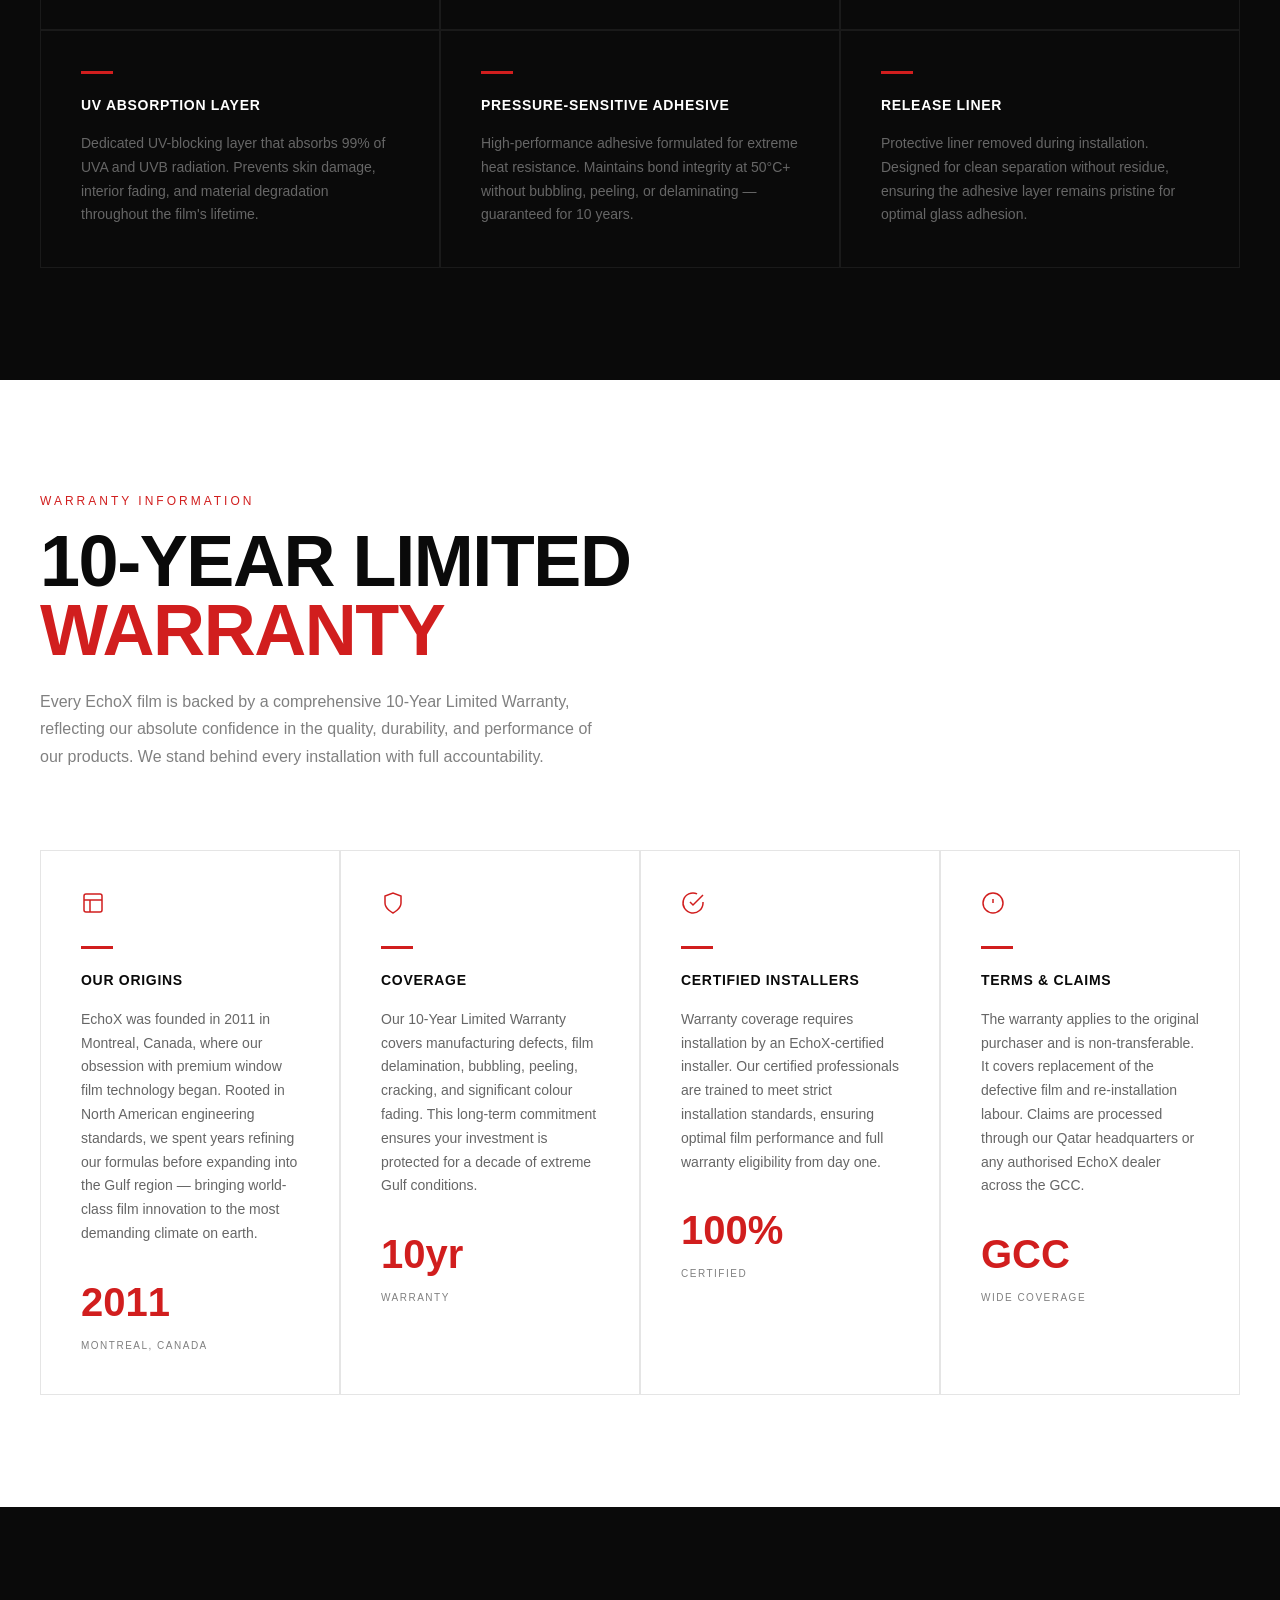
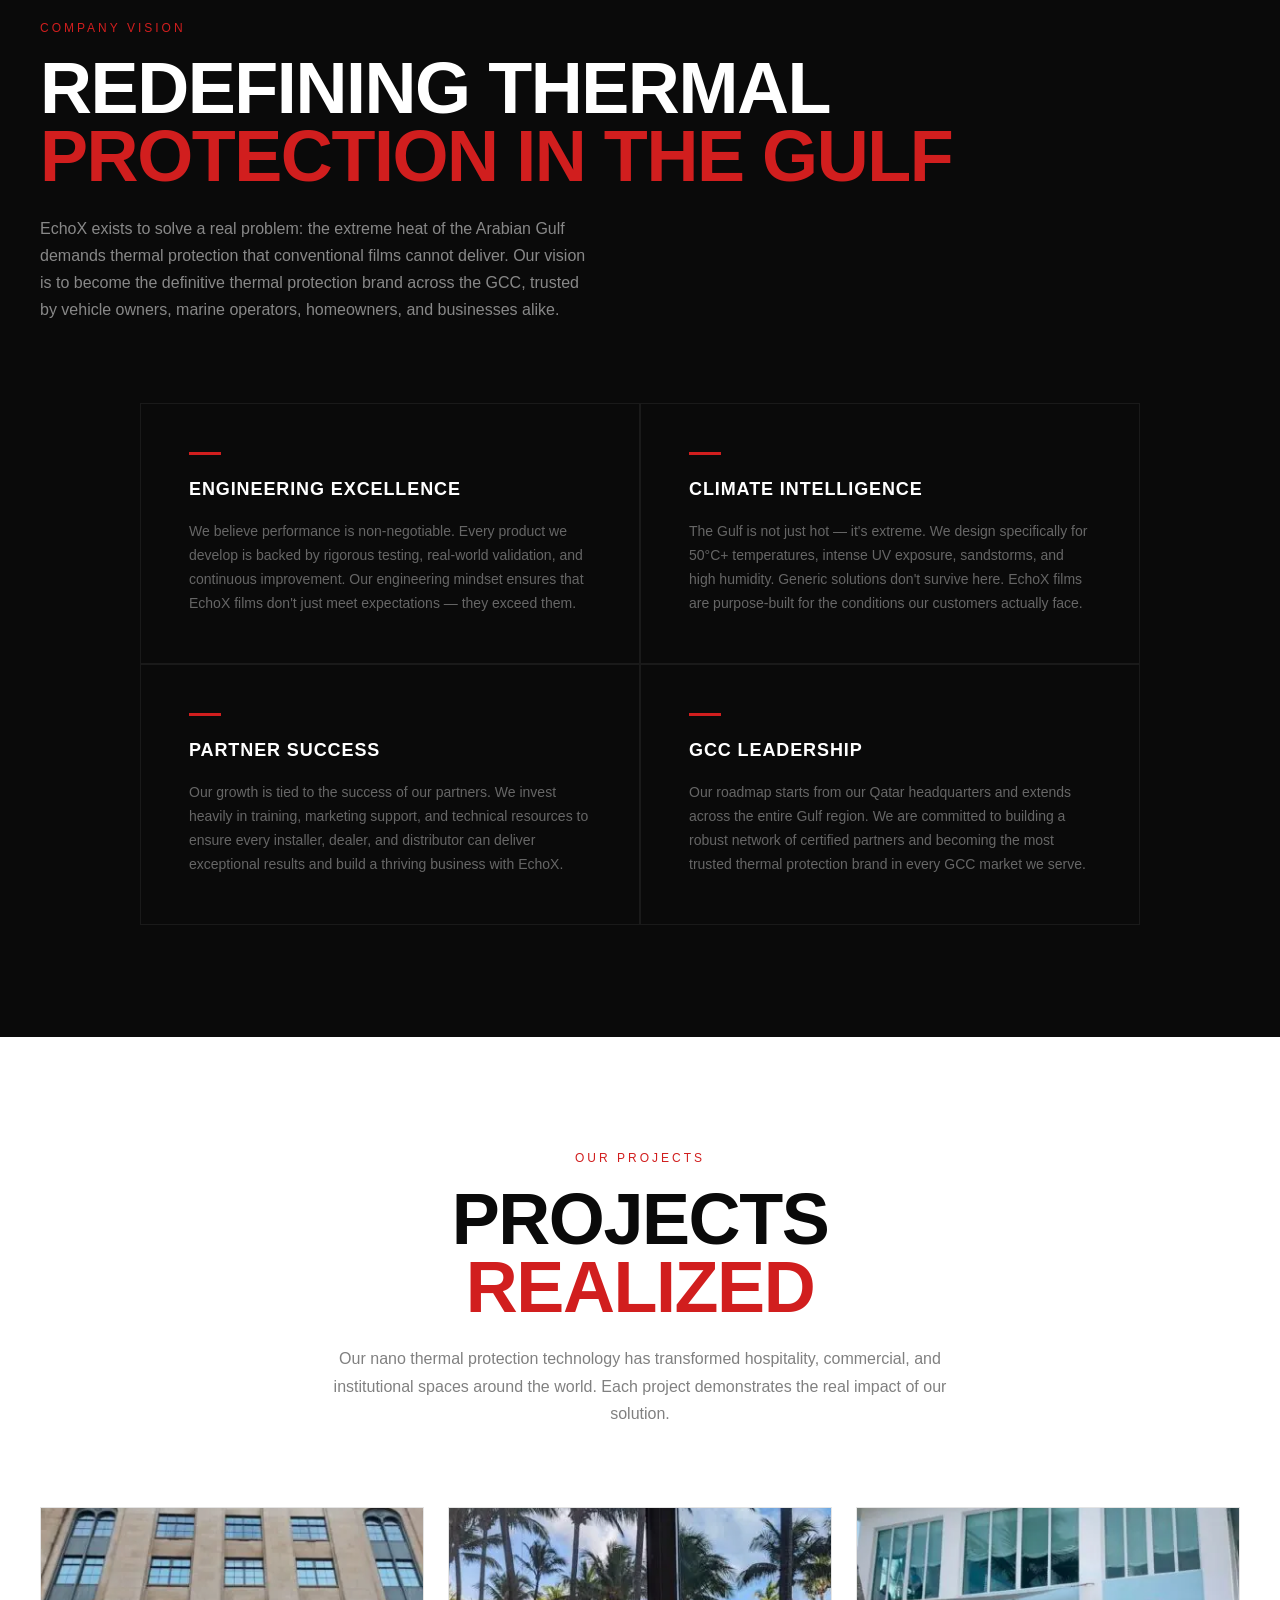
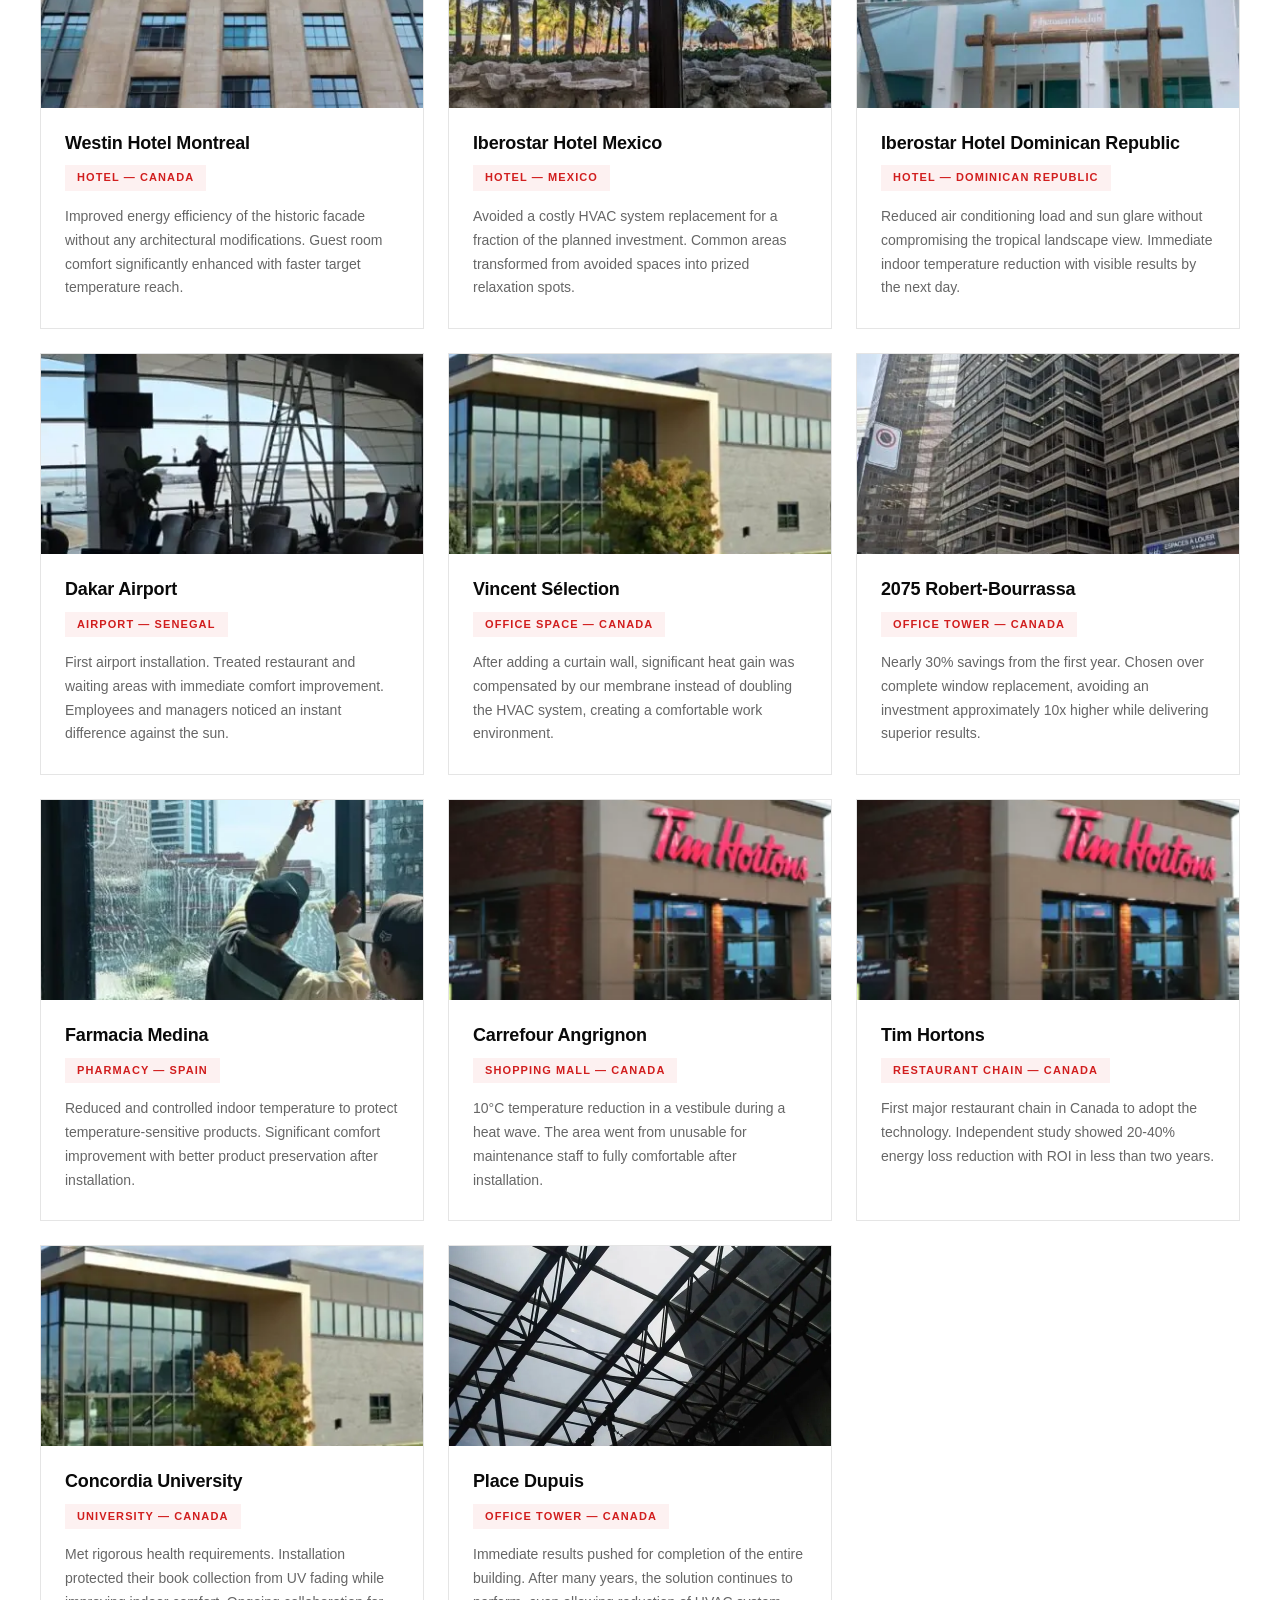
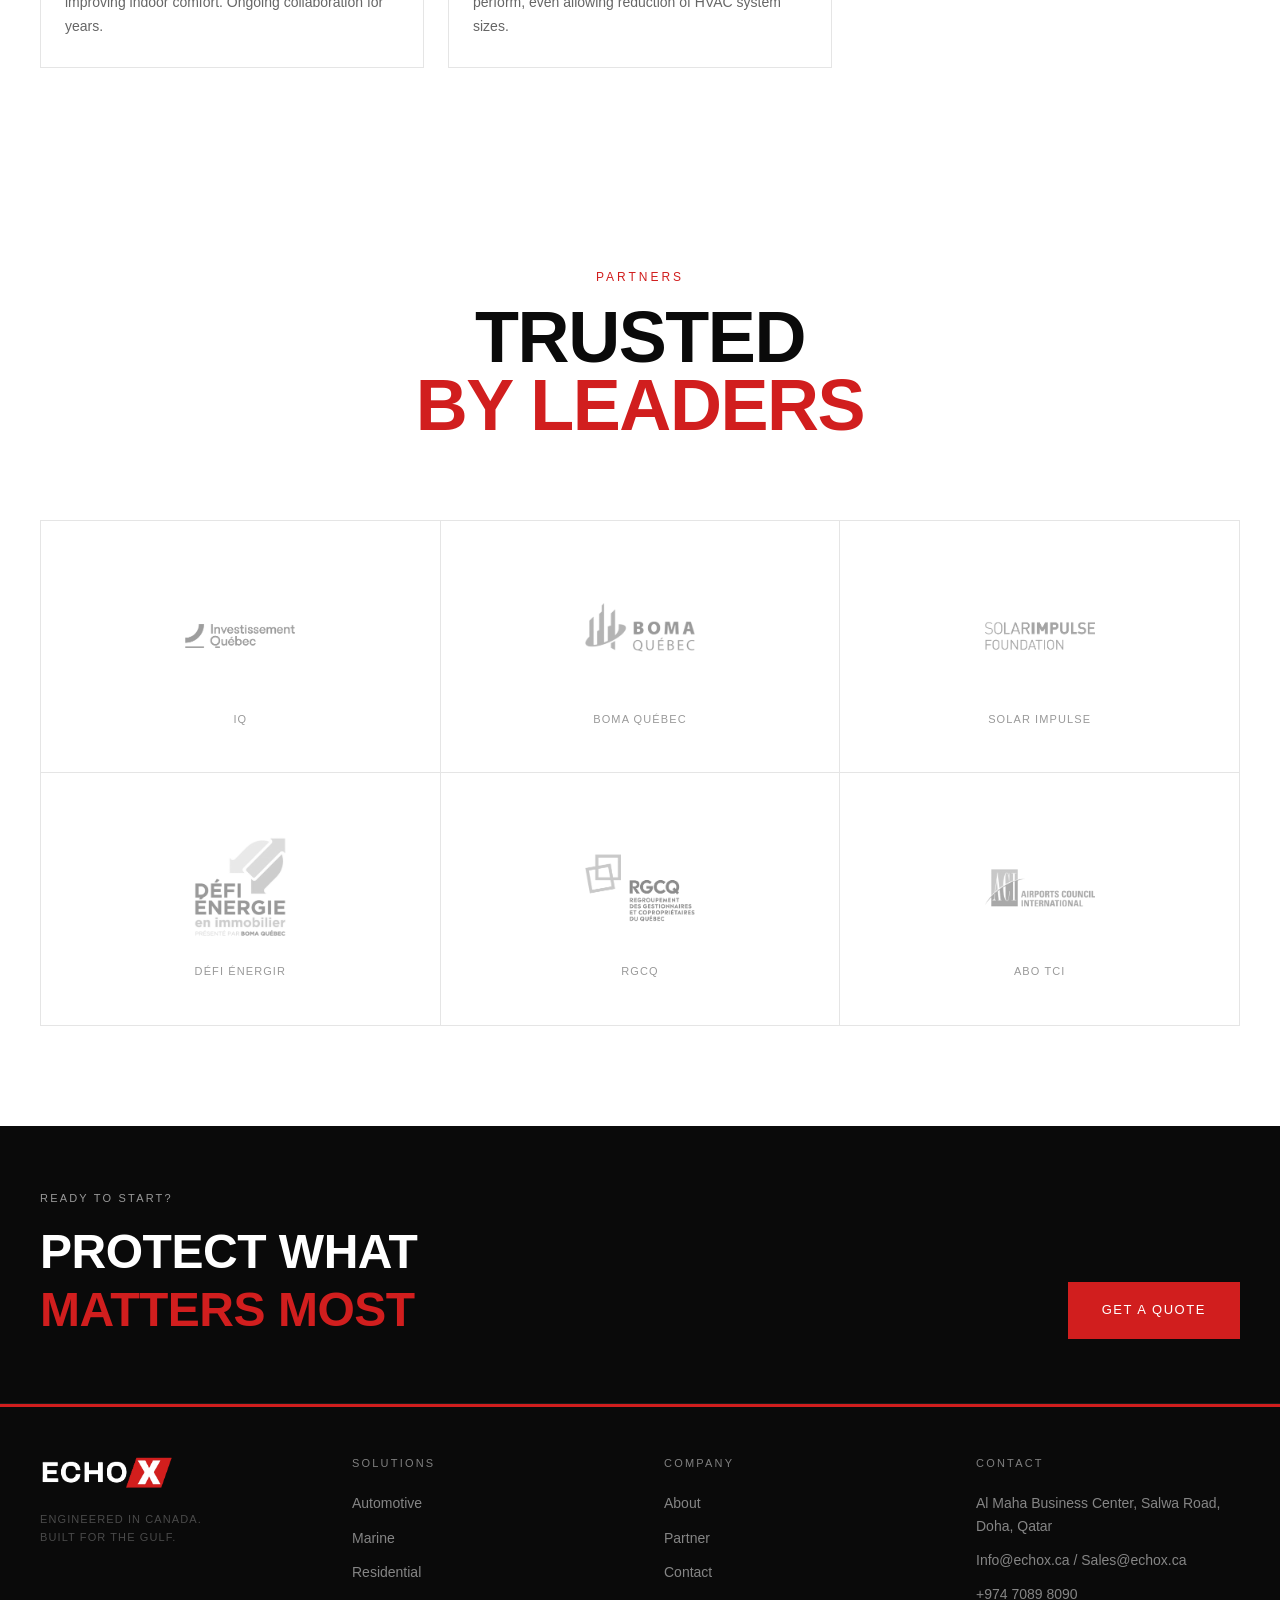
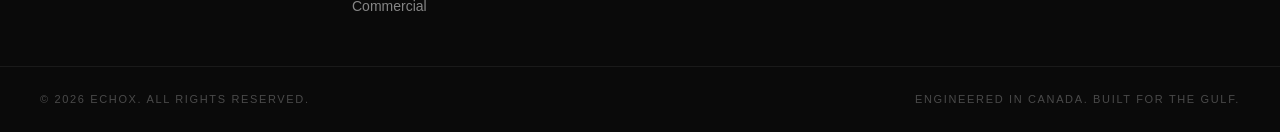
<file: about.html>
<!doctype html>
<html lang="en">
  <head>
    <script>
      var _b = document.createElement("base");
      _b.href = location.pathname.replace(/\/[^/]*$/, "/");
      document.head.prepend(_b);
    </script>
    <meta charset="UTF-8" />
    <meta name="viewport" content="width=device-width, initial-scale=1.0" />
    <meta name="theme-color" content="#0a0a0a" />
    <title>
      About EchoX — Canadian-Engineered Nano Thermal Protection for the GCC
    </title>
    <meta
      name="description"
      content="Discover EchoX — advanced nano thermal protection technology engineered in Canada and designed for extreme GCC climate conditions. Trusted by leading architects, hotels, and institutions worldwide."
    />
    <meta name="robots" content="index, follow" />

    <meta
      property="og:title"
      content="About EchoX — Engineered in Canada. Built for the Gulf."
    />
    <meta
      property="og:description"
      content="Canadian engineering, GCC-specific testing, and proven projects across 4 continents. Learn the EchoX story."
    />
    <meta property="og:type" content="website" />

    <meta property="og:image" content="images/about-hero.webp" />
    <meta property="og:site_name" content="EchoX" />
    <meta property="og:locale" content="en_US" />
    <meta name="twitter:card" content="summary_large_image" />
    <meta
      name="twitter:title"
      content="About EchoX — Engineered in Canada. Built for the Gulf."
    />
    <meta
      name="twitter:description"
      content="Canadian engineering, GCC-specific testing, and proven projects across 4 continents. Learn the EchoX story."
    />
    <meta name="twitter:image" content="images/about-hero.webp" />
    <meta name="geo.region" content="QA-DA" />
    <meta name="geo.placename" content="Doha" />
    <link rel="icon" href="images/icon.png" type="image/png" />
    <link
      rel="preload"
      href="images/about-hero.webp"
      as="image"
      type="image/webp"
    />
    <link rel="stylesheet" href="style.css" />
    <script>
      document.documentElement.style.opacity = 0;
      document.documentElement.style.transition = "opacity 0.3s ease";
    </script>
  </head>
  <body>
    <!-- ===== NAVBAR ===== -->
    <nav id="navbar" class="navbar">
      <div class="navbar-inner">
        <a href="/" class="navbar-logo">
          <img
            src="images/logo.webp"
            alt="EchoX logo — Advanced Nano Thermal Protection"
            id="nav-logo"
            class="nav-logo"
            width="1556"
            height="409"
            loading="lazy"
          />
        </a>
        <div class="navbar-links" id="nav-links">
          <a href="/" class="nav-link">Home</a>
          <a href="solutions" class="nav-link">Solutions</a>
          <a href="partner" class="nav-link">Partner</a>
          <a href="about" class="nav-link active">About</a>
          <a href="contact" class="nav-link">Contact</a>
        </div>
        <a href="contact" class="nav-cta">Get a Quote</a>
        <button
          class="mobile-menu-btn"
          id="mobile-menu-btn"
          aria-label="Toggle menu"
        >
          <span></span><span></span><span></span>
        </button>
      </div>
    </nav>

    <!-- Mobile Menu Overlay -->
    <div class="mobile-menu-overlay" id="mobile-menu-overlay">
      <div class="mobile-menu-content">
        <a href="/" class="mobile-menu-link"
          ><span class="mobile-menu-num">01</span>Home</a
        >
        <a href="solutions" class="mobile-menu-link"
          ><span class="mobile-menu-num">02</span>Solutions</a
        >
        <a href="partner" class="mobile-menu-link"
          ><span class="mobile-menu-num">03</span>Partner</a
        >
        <a href="about" class="mobile-menu-link"
          ><span class="mobile-menu-num">04</span>About</a
        >
        <a href="contact" class="mobile-menu-link"
          ><span class="mobile-menu-num">05</span>Contact</a
        >
        <a href="contact" class="mobile-menu-cta">Get a Quote</a>
      </div>
    </div>

    <!-- ===== ABOUT PAGE CONTENT ===== -->

    <!-- ABOUT HERO -->
    <section class="hero hero-page">
      <div class="hero-bg">
        <picture>
          <source
            srcset="images/about-hero.webp"
            media="(max-width: 768px)"
            type="image/webp"
          />
          <img
            src="images/about-hero.webp"
            width="1344"
            height="768"
            fetchpriority="high"
            alt="EchoX about — Canadian engineered thermal protection for the Gulf"
          />
        </picture>
      </div>
      <div class="hero-overlay" style="background: rgba(10, 10, 10, 0.7)"></div>
      <div class="hero-content hero-content-bottom">
        <div class="content-grid">
          <span class="section-eyebrow eyebrow-gray">About EchoX</span>
          <h1 class="hero-title-sm">
            ENGINEERED IN CANADA.<br /><span class="text-red"
              >BUILT FOR THE GULF.</span
            >
          </h1>
        </div>
      </div>
    </section>

    <!-- SECTION 1: CANADIAN ENGINEERING — White -->
    <section class="section section-white">
      <div class="container">
        <div class="about-story-layout animate-on-scroll">
          <div class="about-story-text">
            <span class="section-eyebrow">Canadian Engineering</span>
            <h2 class="section-title">
              WORLD-CLASS<br /><span class="text-red">ENGINEERING ROOTS</span>
            </h2>
            <p class="about-story-desc">
              EchoX was born from Canadian engineering excellence — a country
              renowned for its advanced materials science, precision
              manufacturing, and rigorous quality standards. Our founding team
              brought together decades of expertise from Canada's leading
              research institutions, with a singular mission: to create the
              world's most effective thermal protection film.
            </p>
            <p class="about-story-desc">
              From our earliest days in Canadian laboratories, we recognized
              that existing window film solutions were designed for temperate
              climates and consistently failed under the relentless heat and UV
              intensity of the Arabian Gulf. This insight became our driving
              purpose — to engineer a product purpose-built for 50+ degree
              temperatures, intense solar radiation, and the harsh environmental
              conditions that define the GCC region.
            </p>
            <p class="about-story-desc">
              Today, EchoX operates from our Qatar headquarters, serving the
              entire Gulf with premium thermal protection solutions. Our
              Canadian engineering DNA remains at the core of everything we do —
              from molecular-level material selection to precision coating
              processes, our engineering philosophy leaves nothing to chance.
            </p>
          </div>
          <div class="about-story-image">
            <img
              src="images/canadian-engineering.webp"
              alt="EchoX Canadian Engineering Lab"
              width="768"
              height="1344"
              loading="lazy"
            />
          </div>
        </div>
      </div>
    </section>

    <!-- SECTION 2: TECHNOLOGY OVERVIEW — Dark -->
    <section class="section section-dark">
      <div class="container">
        <div class="section-header-left animate-on-scroll">
          <span class="section-eyebrow">Technology Overview</span>
          <h2 class="section-title text-white">
            ADVANCED NANO THERMAL<br /><span class="text-red"
              >PROTECTION TECHNOLOGY</span
            >
          </h2>
        </div>

        <div class="about-story-layout animate-on-scroll">
          <div class="about-story-text">
            <p class="about-story-desc" style="color: #ccc">
              Conventional window films rely on dyed layers that fade over time
              or metallic particles that block electronic signals. EchoX takes a
              fundamentally different approach. Our films incorporate
              nano-ceramic particles — materials engineered at the nanometer
              scale — that selectively absorb and reflect infrared heat while
              allowing visible light to pass through unaffected.
            </p>
            <p class="about-story-desc" style="color: #ccc">
              This proprietary technology is embedded within multiple layers of
              optical-grade polyester, each layer serving a specific function:
              UV absorption, infrared reflection, scratch resistance, and
              optical clarity. The result is a film that delivers superior
              thermal protection without compromising visibility, electronic
              device performance, or aesthetic quality.
            </p>
            <p class="about-story-desc" style="color: #ccc">
              Unlike metallic films that interfere with GPS, mobile, and
              satellite signals, our nano-ceramic construction is completely
              signal-transparent. And unlike dyed films that discolour and
              degrade under intense UV exposure, EchoX films maintain their
              optical clarity and thermal performance year after year, even in
              the harshest Gulf conditions.
            </p>
          </div>
          <div class="about-story-image">
            <img
              src="images/nano-technology.webp"
              alt="EchoX Nano-Ceramic Film Layers"
              width="768"
              height="1344"
              loading="lazy"
            />
          </div>
        </div>

        <!-- Film Layer Breakdown -->
        <div
          class="film-layers-grid animate-on-scroll"
          style="margin-top: 80px"
        >
          <div class="film-layer-card">
            <div class="benefit-red-line"></div>
            <h3 class="film-layer-title">SCRATCH-RESISTANT HARD COAT</h3>
            <p class="film-layer-desc">
              The outermost layer protects against daily wear, cleaning, and
              environmental abrasion. Engineered to maintain optical clarity
              even after years of exposure to sand and dust.
            </p>
          </div>
          <div class="film-layer-card">
            <div class="benefit-red-line"></div>
            <h3 class="film-layer-title">OPTICAL-GRADE POLYESTER</h3>
            <p class="film-layer-desc">
              The structural foundation of the film — ultra-clear polyester that
              provides dimensional stability and serves as the carrier for our
              functional nano-ceramic layers.
            </p>
          </div>
          <div class="film-layer-card">
            <div class="benefit-red-line"></div>
            <h3 class="film-layer-title">NANO-CERAMIC IR LAYER</h3>
            <p class="film-layer-desc">
              The core thermal rejection layer. Nano-ceramic particles
              selectively absorb and reflect infrared radiation, blocking up to
              95% of solar heat without affecting visible light transmission.
            </p>
          </div>
          <div class="film-layer-card">
            <div class="benefit-red-line"></div>
            <h3 class="film-layer-title">UV ABSORPTION LAYER</h3>
            <p class="film-layer-desc">
              Dedicated UV-blocking layer that absorbs 99% of UVA and UVB
              radiation. Prevents skin damage, interior fading, and material
              degradation throughout the film's lifetime.
            </p>
          </div>
          <div class="film-layer-card">
            <div class="benefit-red-line"></div>
            <h3 class="film-layer-title">PRESSURE-SENSITIVE ADHESIVE</h3>
            <p class="film-layer-desc">
              High-performance adhesive formulated for extreme heat resistance.
              Maintains bond integrity at 50°C+ without bubbling, peeling, or
              delaminating — guaranteed for 10 years.
            </p>
          </div>
          <div class="film-layer-card">
            <div class="benefit-red-line"></div>
            <h3 class="film-layer-title">RELEASE LINER</h3>
            <p class="film-layer-desc">
              Protective liner removed during installation. Designed for clean
              separation without residue, ensuring the adhesive layer remains
              pristine for optimal glass adhesion.
            </p>
          </div>
        </div>
      </div>
    </section>

    <!-- SECTION 3: WARRANTY INFORMATION — White -->
    <section class="section section-white">
      <div class="container">
        <div class="section-header-left animate-on-scroll">
          <span class="section-eyebrow">Warranty Information</span>
          <h2 class="section-title">
            10-YEAR LIMITED<br /><span class="text-red">WARRANTY</span>
          </h2>
          <p class="section-desc animate-on-scroll" style="margin-top: 24px">
            Every EchoX film is backed by a comprehensive 10-Year Limited
            Warranty, reflecting our absolute confidence in the quality,
            durability, and performance of our products. We stand behind every
            installation with full accountability.
          </p>
        </div>

        <div class="benefits-grid animate-on-scroll">
          <div class="benefit-card" style="border-color: #e5e5e5">
            <svg
              class="benefit-icon"
              width="24"
              height="24"
              viewBox="0 0 24 24"
              fill="none"
              stroke="#D11E1E"
              stroke-width="1.5"
            >
              <rect x="3" y="3" width="18" height="18" rx="2" ry="2" />
              <line x1="3" y1="9" x2="21" y2="9" />
              <line x1="9" y1="21" x2="9" y2="9" />
            </svg>
            <div class="benefit-red-line"></div>
            <h3 class="benefit-title" style="color: #0a0a0a">OUR ORIGINS</h3>
            <p class="benefit-desc" style="color: #666">
              EchoX was founded in 2011 in Montreal, Canada, where our obsession
              with premium window film technology began. Rooted in North
              American engineering standards, we spent years refining our
              formulas before expanding into the Gulf region — bringing
              world-class film innovation to the most demanding climate on
              earth.
            </p>
            <p class="benefit-stat" style="color: #d11e1e">2011</p>
            <p class="benefit-stat-label" style="color: #808080">
              Montreal, Canada
            </p>
          </div>
          <div class="benefit-card" style="border-color: #e5e5e5">
            <svg
              class="benefit-icon"
              width="24"
              height="24"
              viewBox="0 0 24 24"
              fill="none"
              stroke="#D11E1E"
              stroke-width="1.5"
            >
              <path d="M12 22s8-4 8-10V5l-8-3-8 3v7c0 6 8 10 8 10z" />
            </svg>
            <div class="benefit-red-line"></div>
            <h3 class="benefit-title" style="color: #0a0a0a">COVERAGE</h3>
            <p class="benefit-desc" style="color: #666">
              Our 10-Year Limited Warranty covers manufacturing defects, film
              delamination, bubbling, peeling, cracking, and significant colour
              fading. This long-term commitment ensures your investment is
              protected for a decade of extreme Gulf conditions.
            </p>
            <p class="benefit-stat" style="color: #d11e1e">10yr</p>
            <p class="benefit-stat-label" style="color: #808080">Warranty</p>
          </div>
          <div class="benefit-card" style="border-color: #e5e5e5">
            <svg
              class="benefit-icon"
              width="24"
              height="24"
              viewBox="0 0 24 24"
              fill="none"
              stroke="#D11E1E"
              stroke-width="1.5"
            >
              <path d="M22 11.08V12a10 10 0 1 1-5.93-9.14" />
              <polyline points="22 4 12 14.01 9 11.01" />
            </svg>
            <div class="benefit-red-line"></div>
            <h3 class="benefit-title" style="color: #0a0a0a">
              CERTIFIED INSTALLERS
            </h3>
            <p class="benefit-desc" style="color: #666">
              Warranty coverage requires installation by an EchoX-certified
              installer. Our certified professionals are trained to meet strict
              installation standards, ensuring optimal film performance and full
              warranty eligibility from day one.
            </p>
            <p class="benefit-stat" style="color: #d11e1e">100%</p>
            <p class="benefit-stat-label" style="color: #808080">Certified</p>
          </div>
          <div class="benefit-card" style="border-color: #e5e5e5">
            <svg
              class="benefit-icon"
              width="24"
              height="24"
              viewBox="0 0 24 24"
              fill="none"
              stroke="#D11E1E"
              stroke-width="1.5"
            >
              <circle cx="12" cy="12" r="10" />
              <line x1="12" y1="8" x2="12" y2="12" />
              <line x1="12" y1="16" x2="12.01" y2="16" />
            </svg>
            <div class="benefit-red-line"></div>
            <h3 class="benefit-title" style="color: #0a0a0a">TERMS & CLAIMS</h3>
            <p class="benefit-desc" style="color: #666">
              The warranty applies to the original purchaser and is
              non-transferable. It covers replacement of the defective film and
              re-installation labour. Claims are processed through our Qatar
              headquarters or any authorised EchoX dealer across the GCC.
            </p>
            <p class="benefit-stat" style="color: #d11e1e">GCC</p>
            <p class="benefit-stat-label" style="color: #808080">
              Wide Coverage
            </p>
          </div>
        </div>
      </div>
    </section>

    <!-- SECTION 4: COMPANY VISION — Dark -->
    <section class="section section-dark">
      <div class="container">
        <div class="section-header-left animate-on-scroll">
          <span class="section-eyebrow">Company Vision</span>
          <h2 class="section-title text-white">
            REDEFINING THERMAL<br /><span class="text-red"
              >PROTECTION IN THE GULF</span
            >
          </h2>
          <p
            class="section-desc animate-on-scroll"
            style="color: #888; margin-top: 24px"
          >
            EchoX exists to solve a real problem: the extreme heat of the
            Arabian Gulf demands thermal protection that conventional films
            cannot deliver. Our vision is to become the definitive thermal
            protection brand across the GCC, trusted by vehicle owners, marine
            operators, homeowners, and businesses alike.
          </p>
        </div>

        <div class="values-grid animate-on-scroll">
          <div class="value-card">
            <div class="benefit-red-line"></div>
            <h3 class="value-title">ENGINEERING EXCELLENCE</h3>
            <p class="value-desc">
              We believe performance is non-negotiable. Every product we develop
              is backed by rigorous testing, real-world validation, and
              continuous improvement. Our engineering mindset ensures that EchoX
              films don't just meet expectations — they exceed them.
            </p>
          </div>
          <div class="value-card">
            <div class="benefit-red-line"></div>
            <h3 class="value-title">CLIMATE INTELLIGENCE</h3>
            <p class="value-desc">
              The Gulf is not just hot — it's extreme. We design specifically
              for 50°C+ temperatures, intense UV exposure, sandstorms, and high
              humidity. Generic solutions don't survive here. EchoX films are
              purpose-built for the conditions our customers actually face.
            </p>
          </div>
          <div class="value-card">
            <div class="benefit-red-line"></div>
            <h3 class="value-title">PARTNER SUCCESS</h3>
            <p class="value-desc">
              Our growth is tied to the success of our partners. We invest
              heavily in training, marketing support, and technical resources to
              ensure every installer, dealer, and distributor can deliver
              exceptional results and build a thriving business with EchoX.
            </p>
          </div>
          <div class="value-card">
            <div class="benefit-red-line"></div>
            <h3 class="value-title">GCC LEADERSHIP</h3>
            <p class="value-desc">
              Our roadmap starts from our Qatar headquarters and extends across
              the entire Gulf region. We are committed to building a robust
              network of certified partners and becoming the most trusted
              thermal protection brand in every GCC market we serve.
            </p>
          </div>
        </div>
      </div>
    </section>

    <!-- SECTION: RÉALISATIONS — Project Cards -->
    <section class="section section-white realisations-section">
      <div class="container">
        <div class="section-header-center animate-on-scroll">
          <span class="section-eyebrow">Our Projects</span>
          <h2 class="section-title" style="text-align: center">
            PROJECTS<br /><span class="text-red">REALIZED</span>
          </h2>
          <p
            class="section-desc"
            style="text-align: center; max-width: 620px; margin: 24px auto 0"
          >
            Our nano thermal protection technology has transformed hospitality,
            commercial, and institutional spaces around the world. Each project
            demonstrates the real impact of our solution.
          </p>
        </div>
        <div class="projects-grid animate-on-scroll">
          <div class="project-card">
            <div class="project-card-accent"></div>
            <div class="project-card-image">
              <img
                src="images/projects/westin-facade.webp"
                alt="Westin Hotel Montreal facade with EchoX commercial thermal film"
                width="400"
                height="516"
                loading="lazy"
              />
            </div>
            <div class="project-card-body">
              <h3 class="project-card-title">Westin Hotel Montreal</h3>
              <span class="project-card-location">Hotel — Canada</span>
              <p class="project-card-desc">
                Improved energy efficiency of the historic facade without any
                architectural modifications. Guest room comfort significantly
                enhanced with faster target temperature reach.
              </p>
            </div>
          </div>
          <div class="project-card">
            <div class="project-card-accent"></div>
            <div class="project-card-image">
              <img
                src="images/projects/iberostar-mexico.webp"
                alt="Iberostar Hotel Mexico with EchoX commercial window film"
                width="400"
                height="516"
                loading="lazy"
              />
            </div>
            <div class="project-card-body">
              <h3 class="project-card-title">Iberostar Hotel Mexico</h3>
              <span class="project-card-location">Hotel — Mexico</span>
              <p class="project-card-desc">
                Avoided a costly HVAC system replacement for a fraction of the
                planned investment. Common areas transformed from avoided spaces
                into prized relaxation spots.
              </p>
            </div>
          </div>
          <div class="project-card">
            <div class="project-card-accent"></div>
            <div class="project-card-image">
              <img
                src="images/projects/iberostar-dom-rep-facade.webp"
                alt="Iberostar Hotel Dominican Republic facade with EchoX thermal protection"
                width="400"
                height="516"
                loading="lazy"
              />
            </div>
            <div class="project-card-body">
              <h3 class="project-card-title">
                Iberostar Hotel Dominican Republic
              </h3>
              <span class="project-card-location"
                >Hotel — Dominican Republic</span
              >
              <p class="project-card-desc">
                Reduced air conditioning load and sun glare without compromising
                the tropical landscape view. Immediate indoor temperature
                reduction with visible results by the next day.
              </p>
            </div>
          </div>
          <div class="project-card">
            <div class="project-card-accent"></div>
            <div class="project-card-image">
              <img
                src="images/projects/dakar-airport.webp"
                alt="Dakar Airport terminal with EchoX thermal protection film"
                width="400"
                height="516"
                loading="lazy"
              />
            </div>
            <div class="project-card-body">
              <h3 class="project-card-title">Dakar Airport</h3>
              <span class="project-card-location">Airport — Senegal</span>
              <p class="project-card-desc">
                First airport installation. Treated restaurant and waiting areas
                with immediate comfort improvement. Employees and managers
                noticed an instant difference against the sun.
              </p>
            </div>
          </div>
          <div class="project-card">
            <div class="project-card-accent"></div>
            <div class="project-card-image">
              <img
                src="images/projects/vincent-selection.webp"
                alt="Vincent Selection wine store with EchoX thermal protection installed"
                width="400"
                height="516"
                loading="lazy"
              />
            </div>
            <div class="project-card-body">
              <h3 class="project-card-title">Vincent Sélection</h3>
              <span class="project-card-location">Office Space — Canada</span>
              <p class="project-card-desc">
                After adding a curtain wall, significant heat gain was
                compensated by our membrane instead of doubling the HVAC system,
                creating a comfortable work environment.
              </p>
            </div>
          </div>
          <div class="project-card">
            <div class="project-card-accent"></div>
            <div class="project-card-image">
              <img
                src="images/projects/robert-bourassa.webp"
                alt="2075 Robert-Bourassa building with EchoX commercial thermal film"
                width="400"
                height="516"
                loading="lazy"
              />
            </div>
            <div class="project-card-body">
              <h3 class="project-card-title">2075 Robert-Bourrassa</h3>
              <span class="project-card-location">Office Tower — Canada</span>
              <p class="project-card-desc">
                Nearly 30% savings from the first year. Chosen over complete
                window replacement, avoiding an investment approximately 10x
                higher while delivering superior results.
              </p>
            </div>
          </div>
          <div class="project-card">
            <div class="project-card-accent"></div>
            <div class="project-card-image">
              <img
                src="images/projects/farmacia-medina.webp"
                alt="Farmacia Medina pharmacy with EchoX thermal protection film"
                width="400"
                height="516"
                loading="lazy"
              />
            </div>
            <div class="project-card-body">
              <h3 class="project-card-title">Farmacia Medina</h3>
              <span class="project-card-location">Pharmacy — Spain</span>
              <p class="project-card-desc">
                Reduced and controlled indoor temperature to protect
                temperature-sensitive products. Significant comfort improvement
                with better product preservation after installation.
              </p>
            </div>
          </div>
          <div class="project-card">
            <div class="project-card-accent"></div>
            <div class="project-card-image">
              <img
                src="images/projects/tim-hortons.webp"
                alt="Tim Hortons restaurant with EchoX energy saving window film"
                width="300"
                height="300"
                loading="lazy"
              />
            </div>
            <div class="project-card-body">
              <h3 class="project-card-title">Carrefour Angrignon</h3>
              <span class="project-card-location">Shopping Mall — Canada</span>
              <p class="project-card-desc">
                10°C temperature reduction in a vestibule during a heat wave.
                The area went from unusable for maintenance staff to fully
                comfortable after installation.
              </p>
            </div>
          </div>
          <div class="project-card">
            <div class="project-card-accent"></div>
            <div class="project-card-image">
              <img
                src="images/projects/tim-hortons.webp"
                alt="Tim Hortons restaurant with EchoX energy saving window film"
                width="300"
                height="300"
                loading="lazy"
              />
            </div>
            <div class="project-card-body">
              <h3 class="project-card-title">Tim Hortons</h3>
              <span class="project-card-location"
                >Restaurant Chain — Canada</span
              >
              <p class="project-card-desc">
                First major restaurant chain in Canada to adopt the technology.
                Independent study showed 20-40% energy loss reduction with ROI
                in less than two years.
              </p>
            </div>
          </div>
          <div class="project-card">
            <div class="project-card-accent"></div>
            <div class="project-card-image">
              <img
                src="images/projects/vincent-selection.webp"
                alt="Concordia University building with EchoX thermal protection film installed"
                width="400"
                height="516"
                loading="lazy"
              />
            </div>
            <div class="project-card-body">
              <h3 class="project-card-title">Concordia University</h3>
              <span class="project-card-location">University — Canada</span>
              <p class="project-card-desc">
                Met rigorous health requirements. Installation protected their
                book collection from UV fading while improving indoor comfort.
                Ongoing collaboration for years.
              </p>
            </div>
          </div>
          <div class="project-card">
            <div class="project-card-accent"></div>
            <div class="project-card-image">
              <img
                src="images/projects/place-dupuis.webp"
                alt="Place Dupuis shopping center with EchoX thermal film installed"
                width="764"
                height="764"
                loading="lazy"
              />
            </div>
            <div class="project-card-body">
              <h3 class="project-card-title">Place Dupuis</h3>
              <span class="project-card-location">Office Tower — Canada</span>
              <p class="project-card-desc">
                Immediate results pushed for completion of the entire building.
                After many years, the solution continues to perform, even
                allowing reduction of HVAC system sizes.
              </p>
            </div>
          </div>
        </div>
      </div>
    </section>

    <!-- SECTION: PARTENAIRES — White with Grid -->
    <section class="section section-white partenaires-section">
      <div class="container">
        <div class="section-header-center animate-on-scroll">
          <span class="section-eyebrow">Partners</span>
          <h2 class="section-title" style="text-align: center">
            TRUSTED<br /><span class="text-red">BY LEADERS</span>
          </h2>
        </div>
        <div class="partners-grid animate-on-scroll">
          <div class="partner-cell">
            <img
              src="images/partners/iq-logo.webp"
              alt="IQ - EchoX certified quality standard"
              width="550"
              height="550"
              loading="lazy"
            />
            <span class="partner-name">IQ</span>
          </div>
          <div class="partner-cell">
            <img
              src="images/partners/boma-quebec.webp"
              alt="BOMA Québec - Building Owners and Managers Association"
              width="550"
              height="550"
              loading="lazy"
            />
            <span class="partner-name">BOMA Québec</span>
          </div>
          <div class="partner-cell">
            <img
              src="images/partners/solar-impulse.webp"
              alt="Solar Impulse Foundation - Efficient Solution label"
              width="550"
              height="550"
              loading="lazy"
            />
            <span class="partner-name">Solar Impulse</span>
          </div>
          <div class="partner-cell">
            <img
              src="images/partners/defi-energir.webp"
              alt="Défi Énergir - Quebec energy efficiency challenge"
              width="550"
              height="550"
              loading="lazy"
            />
            <span class="partner-name">Défi Énergir</span>
          </div>
          <div class="partner-cell">
            <img
              src="images/partners/rgcq.webp"
              alt="RGCQ - Quebec Glass and Glazing Association"
              width="550"
              height="550"
              loading="lazy"
            />
            <span class="partner-name">RGCQ</span>
          </div>
          <div class="partner-cell">
            <img
              src="images/partners/aboutaci.webp"
              alt="ABO TCI - Advanced Building Operations certification"
              width="300"
              height="300"
              loading="lazy"
            />
            <span class="partner-name">ABO TCI</span>
          </div>
        </div>
      </div>
    </section>

    <!-- ===== FOOTER ===== -->
    <footer class="footer">
      <div class="footer-cta-bar">
        <div class="container footer-cta-inner">
          <div>
            <p class="footer-cta-pretitle">Ready to Start?</p>
            <h3 class="footer-cta-title">
              PROTECT WHAT<br /><span class="text-red">MATTERS MOST</span>
            </h3>
          </div>
          <a href="contact" class="btn btn-primary">Get a Quote</a>
        </div>
      </div>
      <div class="footer-stripe"></div>
      <div class="container footer-grid">
        <div class="footer-col">
          <img
            src="images/logo.webp"
            alt="EchoX logo — Advanced Nano Thermal Protection"
            class="footer-logo"
            width="1556"
            height="409"
            loading="lazy"
          />
          <p class="footer-brand-text">
            Engineered in Canada.<br />Built for the Gulf.
          </p>
        </div>
        <div class="footer-col">
          <h4 class="footer-col-title">Solutions</h4>
          <ul class="footer-col-list">
            <li><a href="solutions#automotive">Automotive</a></li>
            <li><a href="solutions#marine">Marine</a></li>
            <li><a href="solutions#residential">Residential</a></li>
            <li><a href="solutions#commercial">Commercial</a></li>
          </ul>
        </div>
        <div class="footer-col">
          <h4 class="footer-col-title">Company</h4>
          <ul class="footer-col-list">
            <li><a href="about">About</a></li>
            <li><a href="partner">Partner</a></li>
            <li><a href="contact">Contact</a></li>
          </ul>
        </div>
        <div class="footer-col">
          <h4 class="footer-col-title">Contact</h4>
          <ul class="footer-col-list">
            <li>
              Al Maha Business Center, Salwa Road, Doha, Qatar 
            </li>
            <li>
              <a href="mailto:Info@echox.ca">Info@echox.ca</a> /
              <a href="mailto:Sales@echox.ca">Sales@echox.ca</a>
            </li>
            <li>
              <a
                href="https://wa.me/97470898090"
                target="_blank"
                rel="noopener noreferrer"
                >+974 7089 8090</a
              >
            </li>
          </ul>
          <!-- <div class="social-links" style="margin-top: 16px">
            <a
              href="https://instagram.com/echoxglobal"
              target="_blank" rel="noopener noreferrer"
              class="social-link"
              aria-label="Instagram"
            >
              <svg
                width="18"
                height="18"
                viewBox="0 0 24 24"
                fill="none"
                stroke="currentColor"
                stroke-width="1.5"
              >
                <rect x="2" y="2" width="20" height="20" rx="5" />
                <circle cx="12" cy="12" r="5" />
                <circle
                  cx="17.5"
                  cy="6.5"
                  r="1.5"
                  fill="currentColor"
                  stroke="none"
                />
              </svg>
            </a>
            <a
              href="https://snapchat.com/add/echoxglobal"
              target="_blank" rel="noopener noreferrer"
              class="social-link"
              aria-label="Snapchat"
            >
              <svg
                width="18"
                height="18"
                viewBox="0 0 24 24"
                fill="none"
                stroke="currentColor"
                stroke-width="1.5"
              >
                <path
                  d="M12 2C8.5 2 7 5 7 7c0 2 .5 3 1 4.5C7 12 5 12 5 13s2 1 3 1.5C7 16 6 17 4 18c0 0 2 1 4 1 1 0 2-.5 4-.5s3 .5 4 .5c2 0 4-1 4-1-2-1-3-2-4-3.5 1-.5 3-.5 3-1.5s-2-1-3-1.5c.5-1.5 1-2.5 1-4.5 0-2-1.5-5-5-5z"
                />
              </svg>
            </a>
            <a
              href="https://tiktok.com/@echoxglobal"
              target="_blank" rel="noopener noreferrer"
              class="social-link"
              aria-label="TikTok"
            >
              <svg
                width="18"
                height="18"
                viewBox="0 0 24 24"
                fill="none"
                stroke="currentColor"
                stroke-width="1.5"
              >
                <path d="M9 12a4 4 0 1 0 4 4V4a5 5 0 0 0 5 5" />
              </svg>
            </a>
            <a
              href="https://linkedin.com/company/echoxglobal"
              target="_blank" rel="noopener noreferrer"
              class="social-link"
              aria-label="LinkedIn"
            >
              <svg
                width="18"
                height="18"
                viewBox="0 0 24 24"
                fill="none"
                stroke="currentColor"
                stroke-width="1.5"
              >
                <path
                  d="M16 8a6 6 0 0 1 6 6v7h-4v-7a2 2 0 0 0-4 0v7h-4v-7a6 6 0 0 1 6-6z"
                />
                <rect x="2" y="9" width="4" height="12" />
                <circle cx="4" cy="4" r="2" />
              </svg>
            </a>
            <a
              href="https://youtube.com/@echoxglobal"
              target="_blank" rel="noopener noreferrer"
              class="social-link"
              aria-label="YouTube"
            >
              <svg
                width="18"
                height="18"
                viewBox="0 0 24 24"
                fill="none"
                stroke="currentColor"
                stroke-width="1.5"
              >
                <path
                  d="M22.54 6.42a2.78 2.78 0 0 0-1.94-2C18.88 4 12 4 12 4s-6.88 0-8.6.46a2.78 2.78 0 0 0-1.94 2A29 29 0 0 0 1 11.75a29 29 0 0 0 .46 5.33A2.78 2.78 0 0 0 3.4 19.1c1.72.46 8.6.46 8.6.46s6.88 0 8.6-.46a2.78 2.78 0 0 0 1.94-2 29 29 0 0 0 .46-5.25 29 29 0 0 0-.46-5.43z"
                />
                <polygon points="9.75 15.02 15.5 11.75 9.75 8.48 9.75 15.02" />
              </svg>
            </a>
            <a
              href="https://facebook.com/echoxglobal"
              target="_blank" rel="noopener noreferrer"
              class="social-link"
              aria-label="Facebook"
            >
              <svg
                width="18"
                height="18"
                viewBox="0 0 24 24"
                fill="none"
                stroke="currentColor"
                stroke-width="1.5"
              >
                <path
                  d="M18 2h-3a5 5 0 0 0-5 5v3H7v4h3v8h4v-8h3l1-4h-4V7a1 1 0 0 1 1-1h3z"
                />
              </svg>
            </a>
          </div> -->
        </div>
      </div>
      <div class="container footer-bottom">
        <p>&copy; 2026 ECHOX. ALL RIGHTS RESERVED.</p>
        <p>ENGINEERED IN CANADA. BUILT FOR THE GULF.</p>
      </div>
    </footer>

    <!-- Floating WhatsApp Button -->
    <a
      href="https://wa.me/97470898090"
      target="_blank"
      rel="noopener noreferrer"
      class="whatsapp-float"
      aria-label="Chat on WhatsApp"
    >
      <svg width="28" height="28" viewBox="0 0 24 24" fill="white">
        <path
          d="M17.472 14.382c-.297-.149-1.758-.867-2.03-.967-.273-.099-.471-.148-.67.15-.197.297-.767.966-.94 1.164-.173.199-.347.223-.644.075-.297-.15-1.255-.463-2.39-1.475-.883-.788-1.48-1.761-1.653-2.059-.173-.297-.018-.458.13-.606.134-.133.298-.347.446-.52.149-.174.198-.298.298-.497.099-.198.05-.371-.025-.52-.075-.149-.669-1.612-.916-2.207-.242-.579-.487-.5-.669-.51-.173-.008-.371-.01-.57-.01-.198 0-.52.074-.792.372-.272.297-1.04 1.016-1.04 2.479 0 1.462 1.065 2.875 1.213 3.074.149.198 2.096 3.2 5.077 4.487.709.306 1.262.489 1.694.625.712.227 1.36.195 1.871.118.571-.085 1.758-.719 2.006-1.413.248-.694.248-1.289.173-1.413-.074-.124-.272-.198-.57-.347m-5.421 7.403h-.004a9.87 9.87 0 01-5.031-1.378l-.361-.214-3.741.982.998-3.648-.235-.374a9.86 9.86 0 01-1.51-5.26c.001-5.45 4.436-9.884 9.888-9.884 2.64 0 5.122 1.03 6.988 2.898a9.825 9.825 0 012.893 6.994c-.003 5.45-4.437 9.884-9.885 9.884m8.413-18.297A11.815 11.815 0 0012.05 0C5.495 0 .16 5.335.157 11.892c0 2.096.547 4.142 1.588 5.945L.057 24l6.305-1.654a11.882 11.882 0 005.683 1.448h.005c6.554 0 11.89-5.335 11.893-11.893a11.821 11.821 0 00-3.48-8.413z"
        />
      </svg>
    </a>

    <script src="script.js" defer></script>
  </body>
</html>
</file>
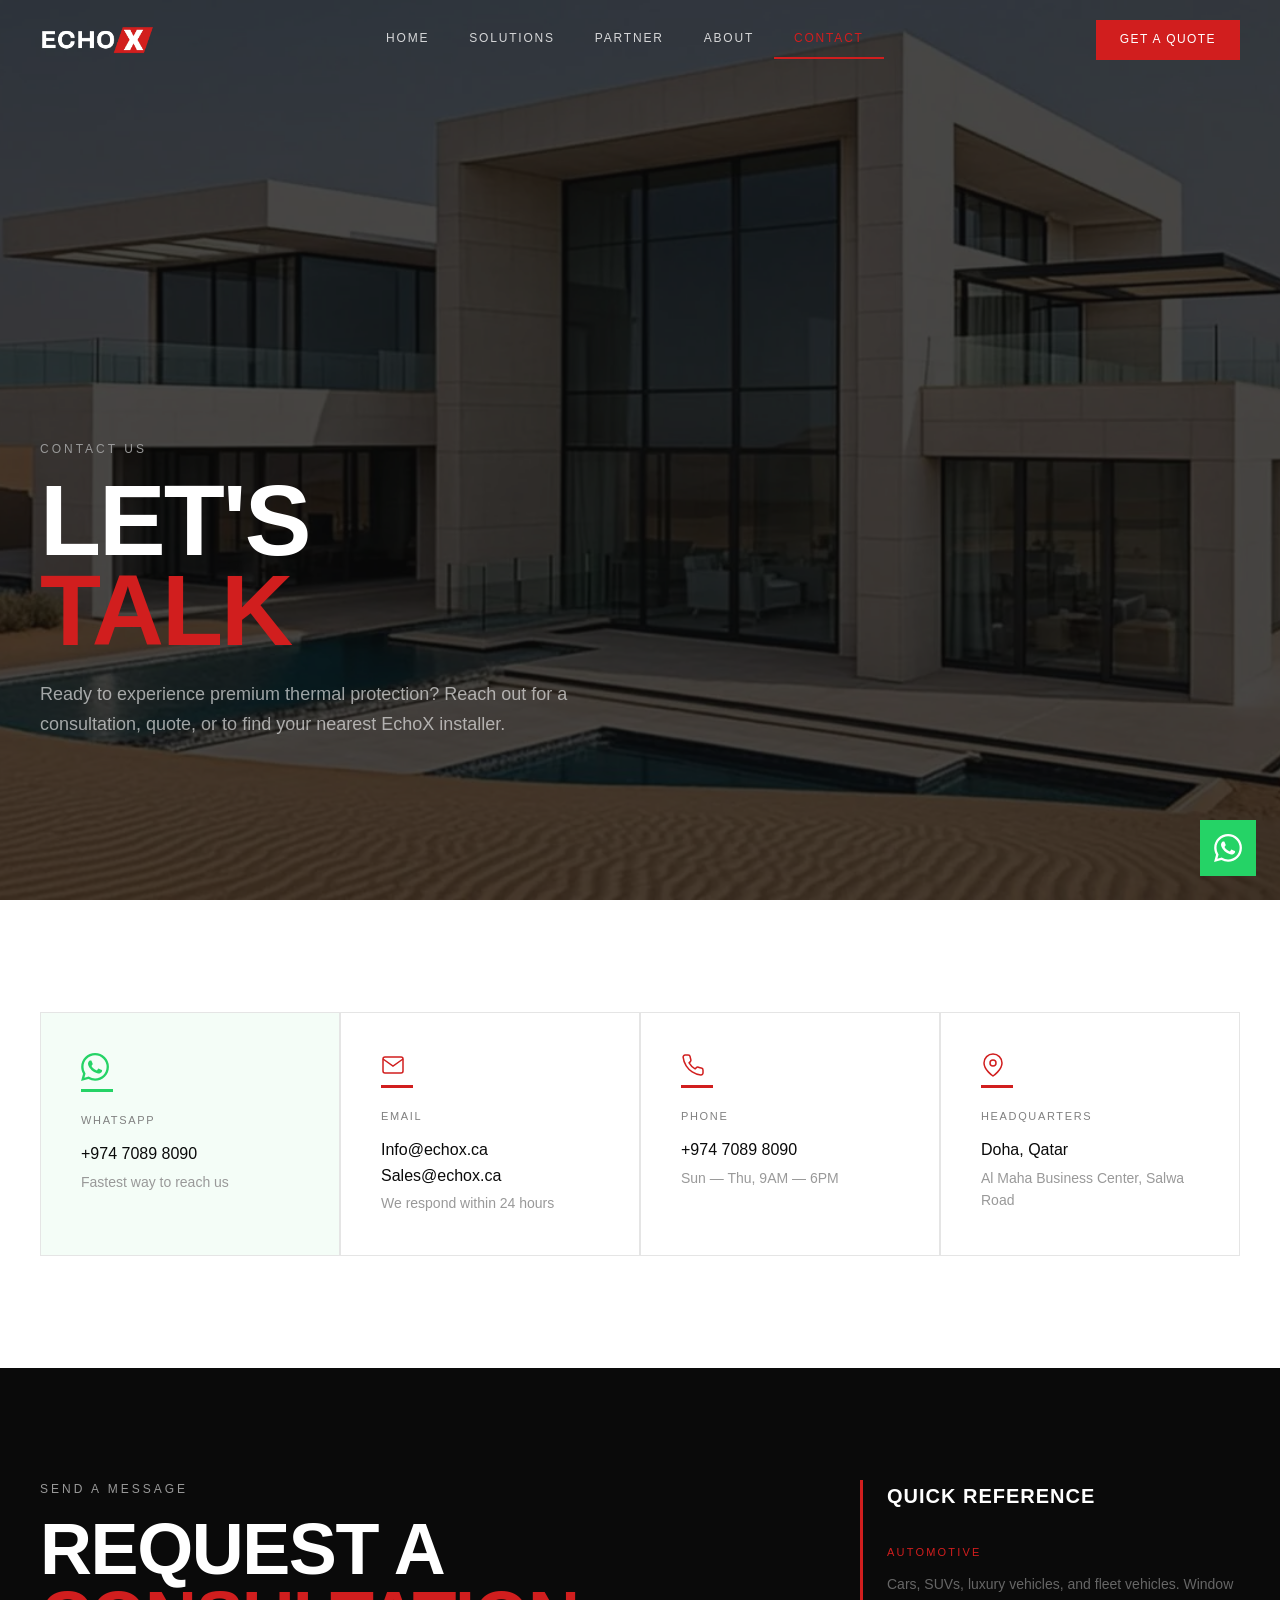
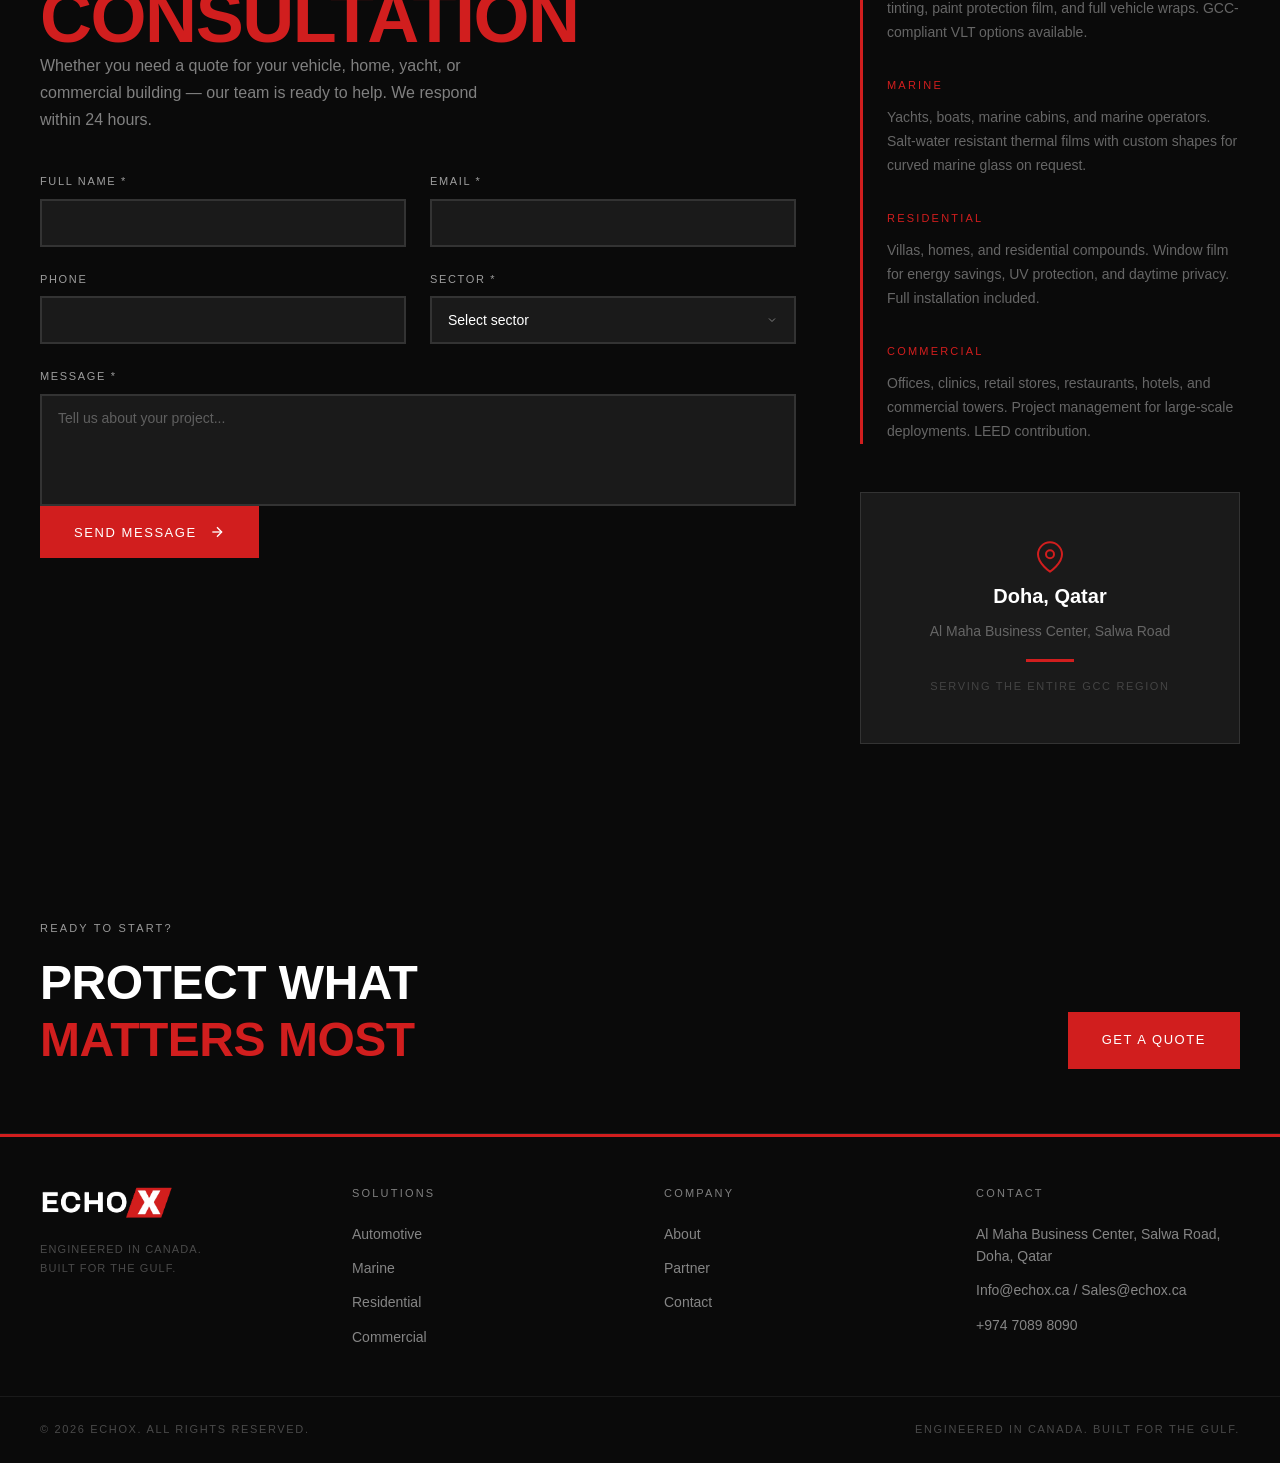
<file: contact.html>
<!doctype html>
<html lang="en">
  <head>
    <script>
      var _b = document.createElement("base");
      _b.href = location.pathname.replace(/\/[^/]*$/, "/");
      document.head.prepend(_b);
    </script>
    <meta charset="UTF-8" />
    <meta name="viewport" content="width=device-width, initial-scale=1.0" />
    <meta name="theme-color" content="#0a0a0a" />
    <title>
      Contact EchoX — Get a Free Quote for Thermal Protection in Qatar & the GCC
    </title>
    <meta
      name="description"
      content="Contact EchoX for a free consultation and quote on nano thermal protection films. Reach us via WhatsApp, email, or phone. Serving Qatar and the entire GCC region from our Doha headquarters."
    />
    <meta name="robots" content="index, follow" />

    <meta property="og:title" content="Contact EchoX — Get a Free Quote" />
    <meta
      property="og:description"
      content="Request a free quote or consultation. WhatsApp, email, or phone. We respond within 24 hours. Serving Qatar & the GCC."
    />
    <meta property="og:type" content="website" />

    <meta property="og:image" content="images/residential.webp" />
    <meta property="og:site_name" content="EchoX" />
    <meta property="og:locale" content="en_US" />
    <meta name="twitter:card" content="summary_large_image" />
    <meta name="twitter:title" content="Contact EchoX — Get a Free Quote" />
    <meta
      name="twitter:description"
      content="Request a free quote or consultation. WhatsApp, email, or phone. We respond within 24 hours. Serving Qatar & the GCC."
    />
    <meta name="twitter:image" content="images/residential.webp" />
    <meta name="geo.region" content="QA-DA" />
    <meta name="geo.placename" content="Doha" />
    <link rel="icon" href="images/icon.png" type="image/png" />
    <link
      rel="preload"
      href="images/residential.webp"
      as="image"
      type="image/webp"
    />
    <link rel="stylesheet" href="style.css" />
    <script>
      document.documentElement.style.opacity = 0;
      document.documentElement.style.transition = "opacity 0.3s ease";
    </script>
  </head>
  <body>
    <!-- ===== NAVBAR ===== -->
    <nav id="navbar" class="navbar">
      <div class="navbar-inner">
        <a href="/" class="navbar-logo">
          <img
            src="images/logo.webp"
            alt="EchoX logo — Advanced Nano Thermal Protection"
            id="nav-logo"
            class="nav-logo"
            width="1556"
            height="409"
            loading="lazy"
          />
        </a>
        <div class="navbar-links" id="nav-links">
          <a href="/" class="nav-link">Home</a>
          <a href="solutions" class="nav-link">Solutions</a>
          <a href="partner" class="nav-link">Partner</a>
          <a href="about" class="nav-link">About</a>
          <a href="contact" class="nav-link active">Contact</a>
        </div>
        <a href="contact" class="nav-cta">Get a Quote</a>
        <button
          class="mobile-menu-btn"
          id="mobile-menu-btn"
          aria-label="Toggle menu"
        >
          <span></span><span></span><span></span>
        </button>
      </div>
    </nav>

    <!-- Mobile Menu Overlay -->
    <div class="mobile-menu-overlay" id="mobile-menu-overlay">
      <div class="mobile-menu-content">
        <a href="/" class="mobile-menu-link"
          ><span class="mobile-menu-num">01</span>Home</a
        >
        <a href="solutions" class="mobile-menu-link"
          ><span class="mobile-menu-num">02</span>Solutions</a
        >
        <a href="partner" class="mobile-menu-link"
          ><span class="mobile-menu-num">03</span>Partner</a
        >
        <a href="about" class="mobile-menu-link"
          ><span class="mobile-menu-num">04</span>About</a
        >
        <a href="contact" class="mobile-menu-link"
          ><span class="mobile-menu-num">05</span>Contact</a
        >
        <a href="contact" class="mobile-menu-cta">Get a Quote</a>
      </div>
    </div>

    <!-- ===== CONTACT PAGE CONTENT ===== -->

    <!-- CONTACT HERO -->
    <section class="hero hero-page">
      <div class="hero-bg">
        <picture>
          <source
            srcset="images/residential.webp"
            media="(max-width: 768px)"
            type="image/webp"
          />
          <img
            src="images/residential.webp"
            width="1344"
            height="768"
            fetchpriority="high"
            alt="Contact EchoX for thermal protection quotes in Qatar and the GCC"
          />
        </picture>
      </div>
      <div
        class="hero-overlay"
        style="background: rgba(10, 10, 10, 0.75)"
      ></div>
      <div class="hero-content hero-content-bottom">
        <div class="content-grid">
          <span class="section-eyebrow eyebrow-gray">Contact Us</span>
          <h1 class="hero-title-sm">
            LET'S<br /><span class="text-red">TALK</span>
          </h1>
          <p class="hero-subtitle" style="max-width: 560px; margin-top: 24px">
            Ready to experience premium thermal protection? Reach out for a
            consultation, quote, or to find your nearest EchoX installer.
          </p>
        </div>
      </div>
    </section>

    <!-- CONTACT INFO — White (WhatsApp FIRST) -->
    <section class="section section-white">
      <div class="container">
        <div class="contact-info-grid">
          <!-- WhatsApp — FIRST and most prominent -->
          <div
            class="contact-info-card contact-info-card-whatsapp animate-on-scroll"
          >
            <svg
              width="28"
              height="28"
              viewBox="0 0 24 24"
              fill="#25D366"
              stroke="none"
            >
              <path
                d="M17.472 14.382c-.297-.149-1.758-.867-2.03-.967-.273-.099-.471-.148-.67.15-.197.297-.767.966-.94 1.164-.173.199-.347.223-.644.075-.297-.15-1.255-.463-2.39-1.475-.883-.788-1.48-1.761-1.653-2.059-.173-.297-.018-.458.13-.606.134-.133.298-.347.446-.52.149-.174.198-.298.298-.497.099-.198.05-.371-.025-.52-.075-.149-.669-1.612-.916-2.207-.242-.579-.487-.5-.669-.51-.173-.008-.371-.01-.57-.01-.198 0-.52.074-.792.372-.272.297-1.04 1.016-1.04 2.479 0 1.462 1.065 2.875 1.213 3.074.149.198 2.096 3.2 5.077 4.487.709.306 1.262.489 1.694.625.712.227 1.36.195 1.871.118.571-.085 1.758-.719 2.006-1.413.248-.694.248-1.289.173-1.413-.074-.124-.272-.198-.57-.347m-5.421 7.403h-.004a9.87 9.87 0 01-5.031-1.378l-.361-.214-3.741.982.998-3.648-.235-.374a9.86 9.86 0 01-1.51-5.26c.001-5.45 4.436-9.884 9.888-9.884 2.64 0 5.122 1.03 6.988 2.898a9.825 9.825 0 012.893 6.994c-.003 5.45-4.437 9.884-9.885 9.884m8.413-18.297A11.815 11.815 0 0012.05 0C5.495 0 .16 5.335.157 11.892c0 2.096.547 4.142 1.588 5.945L.057 24l6.305-1.654a11.882 11.882 0 005.683 1.448h.005c6.554 0 11.89-5.335 11.893-11.893a11.821 11.821 0 00-3.48-8.413z"
              />
            </svg>
            <div class="benefit-red-line" style="background: #25d366"></div>
            <p class="contact-info-label">WHATSAPP</p>
            <p class="contact-info-main">
              <a
                href="https://wa.me/97470898090"
                target="_blank"
                rel="noopener noreferrer"
                style="color: #0a0a0a"
                >+974 7089 8090</a
              >
            </p>
            <p class="contact-info-detail">Fastest way to reach us</p>
          </div>
          <div class="contact-info-card animate-on-scroll">
            <svg
              width="24"
              height="24"
              viewBox="0 0 24 24"
              fill="none"
              stroke="#D11E1E"
              stroke-width="1.5"
            >
              <path
                d="M4 4h16c1.1 0 2 .9 2 2v12c0 1.1-.9 2-2 2H4c-1.1 0-2-.9-2-2V6c0-1.1.9-2 2-2z"
              />
              <polyline points="22,6 12,13 2,6" />
            </svg>
            <div class="benefit-red-line"></div>
            <p class="contact-info-label">EMAIL</p>
            <p class="contact-info-main">
              <a href="mailto:Info@echox.ca" style="color: #0a0a0a">Info@echox.ca</a><br><a href="mailto:Sales@echox.ca" style="color: #0a0a0a"
                >Sales@echox.ca</a
              >
            </p>
            <p class="contact-info-detail">We respond within 24 hours</p>
          </div>
          <div class="contact-info-card animate-on-scroll">
            <svg
              width="24"
              height="24"
              viewBox="0 0 24 24"
              fill="none"
              stroke="#D11E1E"
              stroke-width="1.5"
            >
              <path
                d="M22 16.92v3a2 2 0 0 1-2.18 2 19.79 19.79 0 0 1-8.63-3.07 19.5 19.5 0 0 1-6-6 19.79 19.79 0 0 1-3.07-8.67A2 2 0 0 1 4.11 2h3a2 2 0 0 1 2 1.72 12.84 12.84 0 0 0 .7 2.81 2 2 0 0 1-.45 2.11L8.09 9.91a16 16 0 0 0 6 6l1.27-1.27a2 2 0 0 1 2.11-.45 12.84 12.84 0 0 0 2.81.7A2 2 0 0 1 22 16.92z"
              />
            </svg>
            <div class="benefit-red-line"></div>
            <p class="contact-info-label">PHONE</p>
            <p class="contact-info-main">+974 7089 8090</p>
            <p class="contact-info-detail">Sun — Thu, 9AM — 6PM</p>
          </div>
          <div class="contact-info-card animate-on-scroll">
            <svg
              width="24"
              height="24"
              viewBox="0 0 24 24"
              fill="none"
              stroke="#D11E1E"
              stroke-width="1.5"
            >
              <path d="M21 10c0 7-9 13-9 13s-9-6-9-13a9 9 0 0 1 18 0z" />
              <circle cx="12" cy="10" r="3" />
            </svg>
            <div class="benefit-red-line"></div>
            <p class="contact-info-label">HEADQUARTERS</p>
            <p class="contact-info-main">Doha, Qatar</p>
            <p class="contact-info-detail">
              Al Maha Business Center, Salwa Road
            </p>
          </div>
        </div>
      </div>
    </section>

    <!-- CONTACT FORM — Dark -->
    <section class="section section-dark">
      <div class="container">
        <div class="contact-layout">
          <div class="contact-left animate-on-scroll">
            <span class="section-eyebrow eyebrow-gray">Send a Message</span>
            <h2 class="section-title text-white">
              REQUEST A<br /><span class="text-red">CONSULTATION</span>
            </h2>
            <p class="contact-desc">
              Whether you need a quote for your vehicle, home, yacht, or
              commercial building — our team is ready to help. We respond within
              24 hours.
            </p>
            <div id="contact-form-container">
              <form id="contact-form">
                <input type="text" name="_honey" style="display: none" />
                <div class="form-row">
                  <div class="form-group">
                    <label class="form-label form-label-dark" for="contact-name"
                      >Full Name *</label
                    >
                    <input
                      type="text"
                      id="contact-name"
                      name="name"
                      class="form-input form-input-dark"
                      required
                    />
                  </div>
                  <div class="form-group">
                    <label
                      class="form-label form-label-dark"
                      for="contact-email"
                      >Email *</label
                    >
                    <input
                      type="email"
                      id="contact-email"
                      name="email"
                      class="form-input form-input-dark"
                      required
                    />
                  </div>
                </div>
                <div class="form-row">
                  <div class="form-group">
                    <label
                      class="form-label form-label-dark"
                      for="contact-phone"
                      >Phone</label
                    >
                    <input
                      type="tel"
                      id="contact-phone"
                      name="phone"
                      class="form-input form-input-dark"
                    />
                  </div>
                  <div class="form-group">
                    <label
                      class="form-label form-label-dark"
                      for="contact-sector"
                      >Sector *</label
                    >
                    <select
                      id="contact-sector"
                      name="sector"
                      class="form-input form-input-dark form-select"
                      required
                    >
                      <option value="">Select sector</option>
                      <option value="automotive">Automotive</option>
                      <option value="marine">Marine</option>
                      <option value="residential">Residential</option>
                      <option value="commercial">Commercial</option>
                    </select>
                  </div>
                </div>
                <div class="form-group">
                  <label
                    class="form-label form-label-dark"
                    for="contact-message"
                    >Message *</label
                  >
                  <textarea
                    id="contact-message"
                    name="message"
                    class="form-input form-input-dark form-textarea"
                    rows="5"
                    required
                    placeholder="Tell us about your project..."
                  ></textarea>
                </div>
                <button
                  type="submit"
                  class="btn btn-primary"
                  id="contact-submit-btn"
                >
                  Send Message
                  <svg
                    width="16"
                    height="16"
                    viewBox="0 0 24 24"
                    fill="none"
                    stroke="currentColor"
                    stroke-width="2"
                  >
                    <line x1="5" y1="12" x2="19" y2="12" />
                    <polyline points="12 5 19 12 12 19" />
                  </svg>
                </button>
              </form>
            </div>
            <div
              id="contact-success"
              class="form-success form-success-dark"
              style="display: none"
            >
              <div class="form-success-line"></div>
              <h3 class="form-success-title text-white">MESSAGE SENT</h3>
              <p class="form-success-desc">
                Our team will respond within 24 hours.
              </p>
            </div>
          </div>
          <div class="contact-right animate-on-scroll">
            <div class="contact-quick-ref">
              <h3 class="contact-quick-ref-title">QUICK REFERENCE</h3>
              <div class="contact-quick-ref-items">
                <div class="contact-quick-ref-item">
                  <p class="contact-quick-ref-label">AUTOMOTIVE</p>
                  <p class="contact-quick-ref-desc">
                    Cars, SUVs, luxury vehicles, and fleet vehicles. Window
                    tinting, paint protection film, and full vehicle wraps.
                    GCC-compliant VLT options available.
                  </p>
                </div>
                <div class="contact-quick-ref-item">
                  <p class="contact-quick-ref-label">MARINE</p>
                  <p class="contact-quick-ref-desc">
                    Yachts, boats, marine cabins, and marine operators.
                    Salt-water resistant thermal films with custom shapes for
                    curved marine glass on request.
                  </p>
                </div>
                <div class="contact-quick-ref-item">
                  <p class="contact-quick-ref-label">RESIDENTIAL</p>
                  <p class="contact-quick-ref-desc">
                    Villas, homes, and residential compounds. Window film for
                    energy savings, UV protection, and daytime privacy. Full
                    installation included.
                  </p>
                </div>
                <div class="contact-quick-ref-item">
                  <p class="contact-quick-ref-label">COMMERCIAL</p>
                  <p class="contact-quick-ref-desc">
                    Offices, clinics, retail stores, restaurants, hotels, and
                    commercial towers. Project management for large-scale
                    deployments. LEED contribution.
                  </p>
                </div>
              </div>
            </div>
            <div class="contact-location-card">
              <svg
                width="32"
                height="32"
                viewBox="0 0 24 24"
                fill="none"
                stroke="#D11E1E"
                stroke-width="1.5"
              >
                <path d="M21 10c0 7-9 13-9 13s-9-6-9-13a9 9 0 0 1 18 0z" />
                <circle cx="12" cy="10" r="3" />
              </svg>
              <p class="contact-location-city">Doha, Qatar</p>
              <p class="contact-location-district">
                Al Maha Business Center, Salwa Road
              </p>
              <div class="form-success-line" style="margin: 16px auto"></div>
              <p class="contact-location-region">
                Serving the entire GCC region
              </p>
            </div>
          </div>
        </div>
      </div>
    </section>

    <!-- ===== FOOTER ===== -->
    <footer class="footer">
      <div class="footer-cta-bar">
        <div class="container footer-cta-inner">
          <div>
            <p class="footer-cta-pretitle">Ready to Start?</p>
            <h3 class="footer-cta-title">
              PROTECT WHAT<br /><span class="text-red">MATTERS MOST</span>
            </h3>
          </div>
          <a href="contact" class="btn btn-primary">Get a Quote</a>
        </div>
      </div>
      <div class="footer-stripe"></div>
      <div class="container footer-grid">
        <div class="footer-col">
          <img
            src="images/logo.webp"
            alt="EchoX logo — Advanced Nano Thermal Protection"
            class="footer-logo"
            width="1556"
            height="409"
            loading="lazy"
          />
          <p class="footer-brand-text">
            Engineered in Canada.<br />Built for the Gulf.
          </p>
        </div>
        <div class="footer-col">
          <h4 class="footer-col-title">Solutions</h4>
          <ul class="footer-col-list">
            <li><a href="solutions#automotive">Automotive</a></li>
            <li><a href="solutions#marine">Marine</a></li>
            <li><a href="solutions#residential">Residential</a></li>
            <li><a href="solutions#commercial">Commercial</a></li>
          </ul>
        </div>
        <div class="footer-col">
          <h4 class="footer-col-title">Company</h4>
          <ul class="footer-col-list">
            <li><a href="about">About</a></li>
            <li><a href="partner">Partner</a></li>
            <li><a href="contact">Contact</a></li>
          </ul>
        </div>
        <div class="footer-col">
          <h4 class="footer-col-title">Contact</h4>
          <ul class="footer-col-list">
            <li>
              Al Maha Business Center, Salwa Road, Doha, Qatar
            </li>
            <li>
              <a href="mailto:Info@echox.ca">Info@echox.ca</a> /
              <a href="mailto:Sales@echox.ca">Sales@echox.ca</a>
            </li>
            <li>
              <a
                href="https://wa.me/97470898090"
                target="_blank"
                rel="noopener noreferrer"
                >+974 7089 8090</a
              >
            </li>
          </ul>
          <!-- <div class="social-links" style="margin-top: 16px">
            <a
              href="https://instagram.com/echoxglobal"
              target="_blank" rel="noopener noreferrer"
              class="social-link"
              aria-label="Instagram"
            >
              <svg
                width="18"
                height="18"
                viewBox="0 0 24 24"
                fill="none"
                stroke="currentColor"
                stroke-width="1.5"
              >
                <rect x="2" y="2" width="20" height="20" rx="5" />
                <circle cx="12" cy="12" r="5" />
                <circle
                  cx="17.5"
                  cy="6.5"
                  r="1.5"
                  fill="currentColor"
                  stroke="none"
                />
              </svg>
            </a>
            <a
              href="https://snapchat.com/add/echoxglobal"
              target="_blank" rel="noopener noreferrer"
              class="social-link"
              aria-label="Snapchat"
            >
              <svg
                width="18"
                height="18"
                viewBox="0 0 24 24"
                fill="none"
                stroke="currentColor"
                stroke-width="1.5"
              >
                <path
                  d="M12 2C8.5 2 7 5 7 7c0 2 .5 3 1 4.5C7 12 5 12 5 13s2 1 3 1.5C7 16 6 17 4 18c0 0 2 1 4 1 1 0 2-.5 4-.5s3 .5 4 .5c2 0 4-1 4-1-2-1-3-2-4-3.5 1-.5 3-.5 3-1.5s-2-1-3-1.5c.5-1.5 1-2.5 1-4.5 0-2-1.5-5-5-5z"
                />
              </svg>
            </a>
            <a
              href="https://tiktok.com/@echoxglobal"
              target="_blank" rel="noopener noreferrer"
              class="social-link"
              aria-label="TikTok"
            >
              <svg
                width="18"
                height="18"
                viewBox="0 0 24 24"
                fill="none"
                stroke="currentColor"
                stroke-width="1.5"
              >
                <path d="M9 12a4 4 0 1 0 4 4V4a5 5 0 0 0 5 5" />
              </svg>
            </a>
            <a
              href="https://linkedin.com/company/echoxglobal"
              target="_blank" rel="noopener noreferrer"
              class="social-link"
              aria-label="LinkedIn"
            >
              <svg
                width="18"
                height="18"
                viewBox="0 0 24 24"
                fill="none"
                stroke="currentColor"
                stroke-width="1.5"
              >
                <path
                  d="M16 8a6 6 0 0 1 6 6v7h-4v-7a2 2 0 0 0-4 0v7h-4v-7a6 6 0 0 1 6-6z"
                />
                <rect x="2" y="9" width="4" height="12" />
                <circle cx="4" cy="4" r="2" />
              </svg>
            </a>
            <a
              href="https://youtube.com/@echoxglobal"
              target="_blank" rel="noopener noreferrer"
              class="social-link"
              aria-label="YouTube"
            >
              <svg
                width="18"
                height="18"
                viewBox="0 0 24 24"
                fill="none"
                stroke="currentColor"
                stroke-width="1.5"
              >
                <path
                  d="M22.54 6.42a2.78 2.78 0 0 0-1.94-2C18.88 4 12 4 12 4s-6.88 0-8.6.46a2.78 2.78 0 0 0-1.94 2A29 29 0 0 0 1 11.75a29 29 0 0 0 .46 5.33A2.78 2.78 0 0 0 3.4 19.1c1.72.46 8.6.46 8.6.46s6.88 0 8.6-.46a2.78 2.78 0 0 0 1.94-2 29 29 0 0 0 .46-5.25 29 29 0 0 0-.46-5.43z"
                />
                <polygon points="9.75 15.02 15.5 11.75 9.75 8.48 9.75 15.02" />
              </svg>
            </a>
            <a
              href="https://facebook.com/echoxglobal"
              target="_blank" rel="noopener noreferrer"
              class="social-link"
              aria-label="Facebook"
            >
              <svg
                width="18"
                height="18"
                viewBox="0 0 24 24"
                fill="none"
                stroke="currentColor"
                stroke-width="1.5"
              >
                <path
                  d="M18 2h-3a5 5 0 0 0-5 5v3H7v4h3v8h4v-8h3l1-4h-4V7a1 1 0 0 1 1-1h3z"
                />
              </svg>
            </a>
          </div> -->
        </div>
      </div>
      <div class="container footer-bottom">
        <p>&copy; 2026 ECHOX. ALL RIGHTS RESERVED.</p>
        <p>ENGINEERED IN CANADA. BUILT FOR THE GULF.</p>
      </div>
    </footer>

    <!-- Floating WhatsApp Button -->
    <a
      href="https://wa.me/97470898090"
      target="_blank"
      rel="noopener noreferrer"
      class="whatsapp-float"
      aria-label="Chat on WhatsApp"
    >
      <svg width="28" height="28" viewBox="0 0 24 24" fill="white">
        <path
          d="M17.472 14.382c-.297-.149-1.758-.867-2.03-.967-.273-.099-.471-.148-.67.15-.197.297-.767.966-.94 1.164-.173.199-.347.223-.644.075-.297-.15-1.255-.463-2.39-1.475-.883-.788-1.48-1.761-1.653-2.059-.173-.297-.018-.458.13-.606.134-.133.298-.347.446-.52.149-.174.198-.298.298-.497.099-.198.05-.371-.025-.52-.075-.149-.669-1.612-.916-2.207-.242-.579-.487-.5-.669-.51-.173-.008-.371-.01-.57-.01-.198 0-.52.074-.792.372-.272.297-1.04 1.016-1.04 2.479 0 1.462 1.065 2.875 1.213 3.074.149.198 2.096 3.2 5.077 4.487.709.306 1.262.489 1.694.625.712.227 1.36.195 1.871.118.571-.085 1.758-.719 2.006-1.413.248-.694.248-1.289.173-1.413-.074-.124-.272-.198-.57-.347m-5.421 7.403h-.004a9.87 9.87 0 01-5.031-1.378l-.361-.214-3.741.982.998-3.648-.235-.374a9.86 9.86 0 01-1.51-5.26c.001-5.45 4.436-9.884 9.888-9.884 2.64 0 5.122 1.03 6.988 2.898a9.825 9.825 0 012.893 6.994c-.003 5.45-4.437 9.884-9.885 9.884m8.413-18.297A11.815 11.815 0 0012.05 0C5.495 0 .16 5.335.157 11.892c0 2.096.547 4.142 1.588 5.945L.057 24l6.305-1.654a11.882 11.882 0 005.683 1.448h.005c6.554 0 11.89-5.335 11.893-11.893a11.821 11.821 0 00-3.48-8.413z"
        />
      </svg>
    </a>

    <script src="script.js" defer></script>
  </body>
</html>
</file>
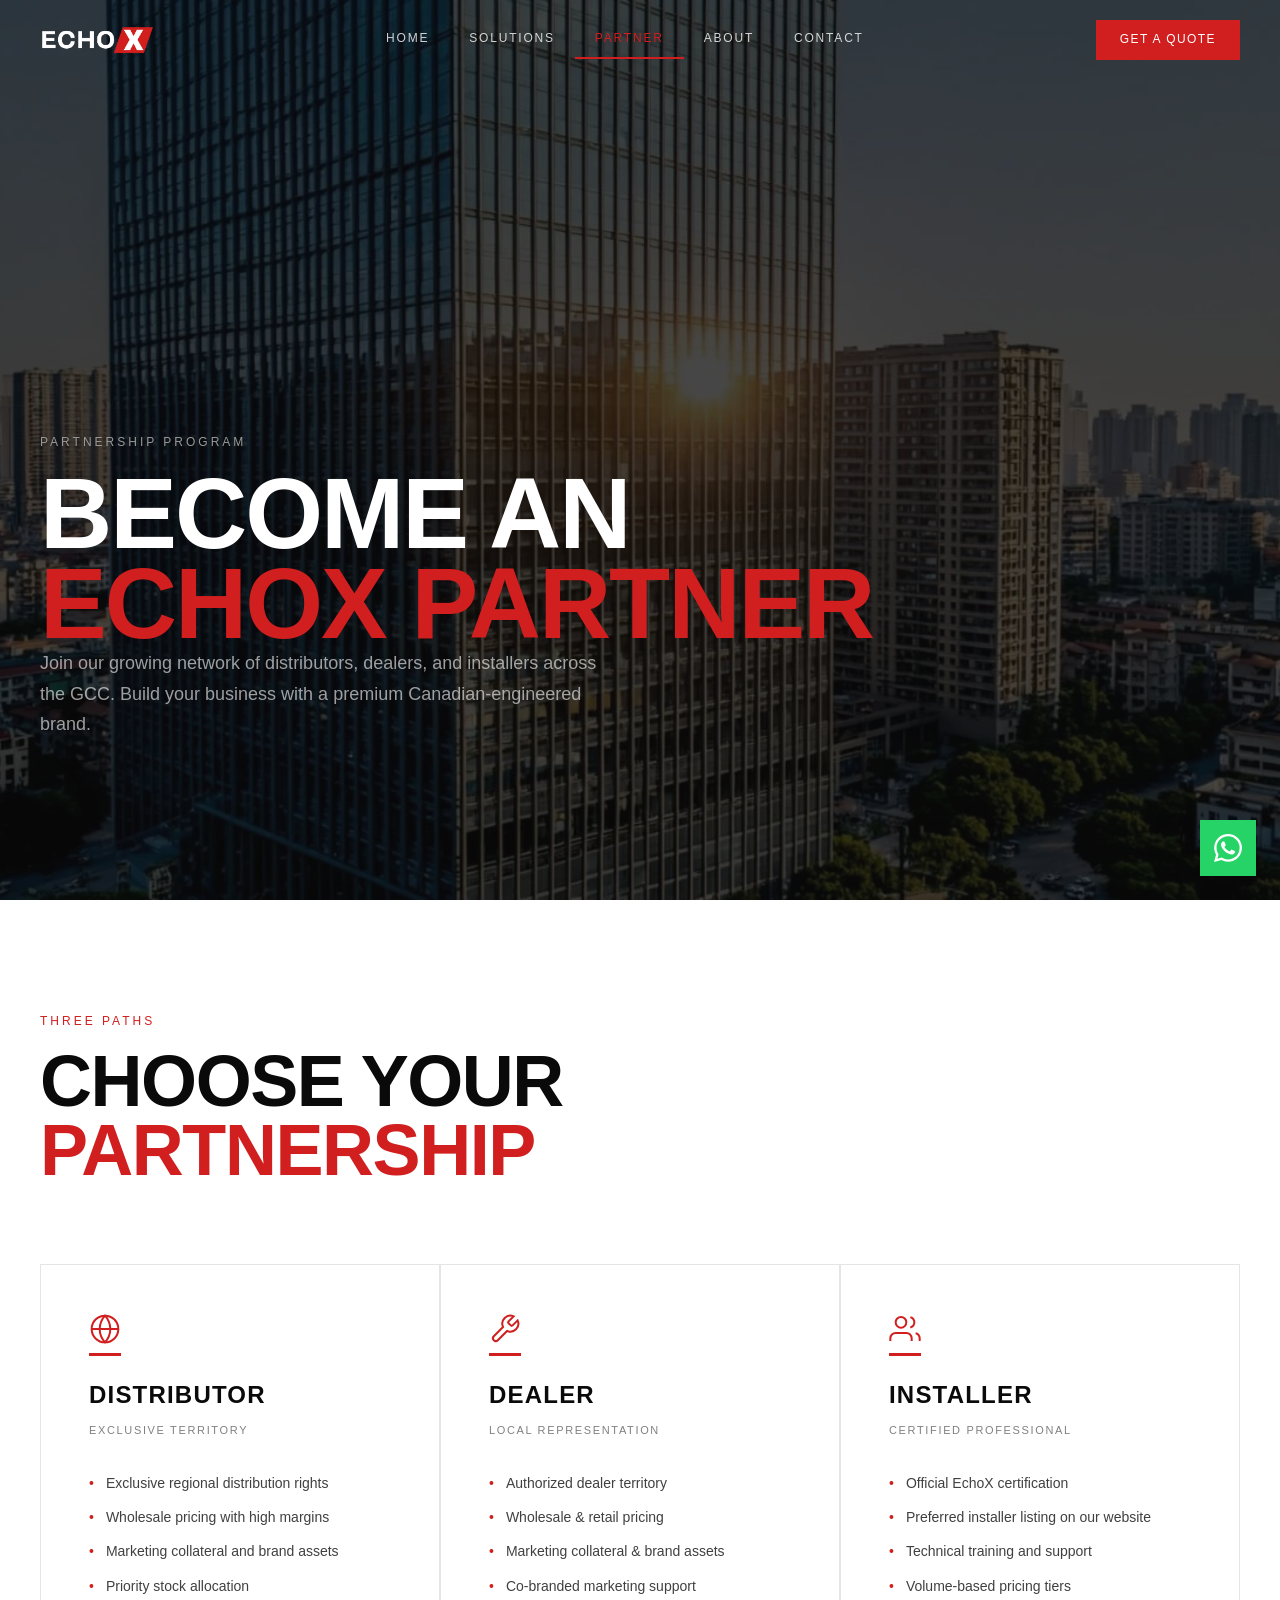
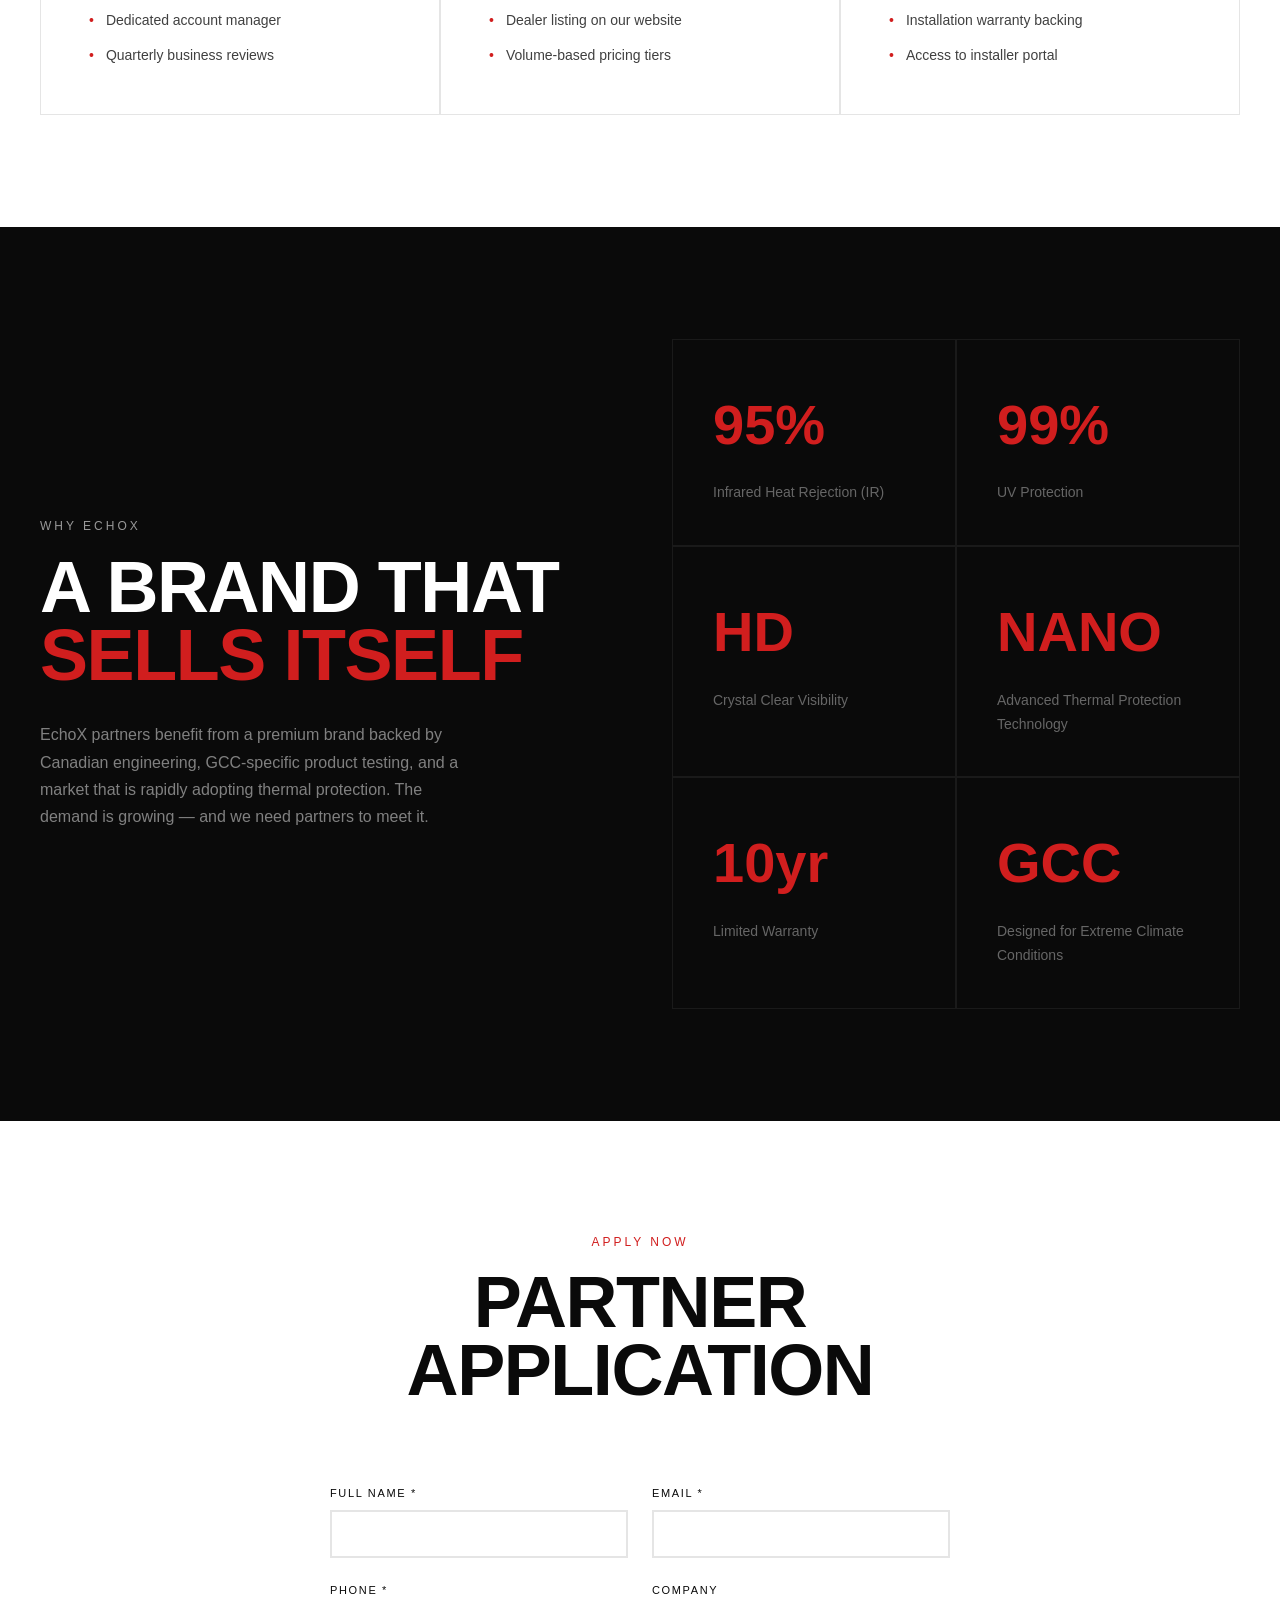
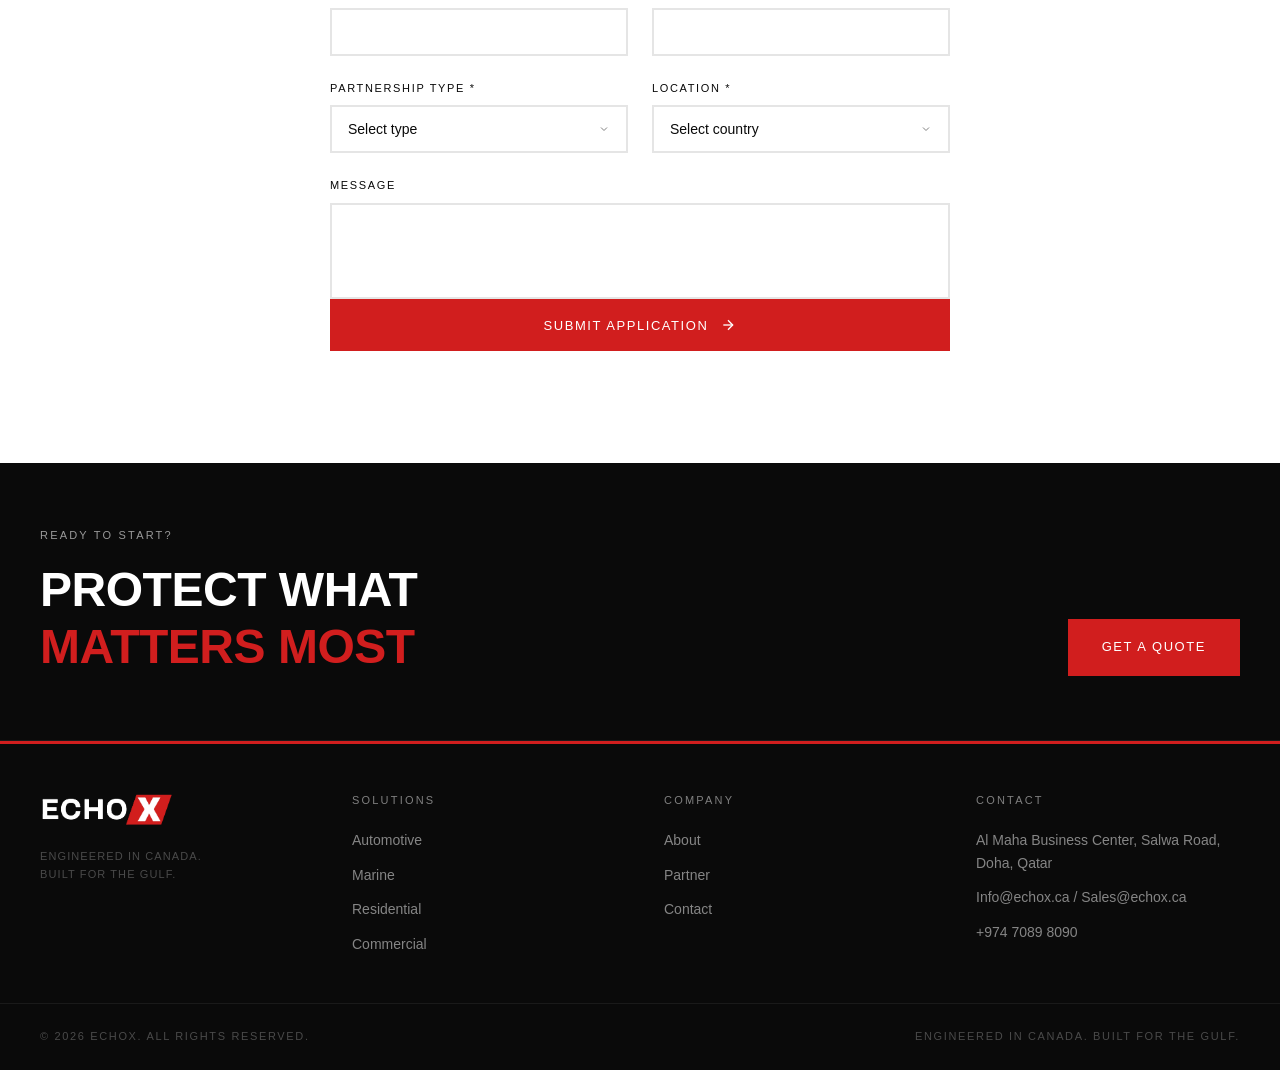
<file: partner.html>
<!doctype html>
<html lang="en">
  <head>
    <script>
      var _b = document.createElement("base");
      _b.href = location.pathname.replace(/\/[^/]*$/, "/");
      document.head.prepend(_b);
    </script>
    <meta charset="UTF-8" />
    <meta name="viewport" content="width=device-width, initial-scale=1.0" />
    <meta name="theme-color" content="#0a0a0a" />
    <title>
      Become an EchoX Partner | Distributor, Dealer & Installer Opportunities in
      the GCC
    </title>
    <meta
      name="description"
      content="Join the EchoX partner network across the GCC. Become a distributor, dealer, or certified installer for premium Canadian-engineered thermal protection films. High margins, marketing support, and exclusive territories available."
    />
    <meta name="robots" content="index, follow" />

    <meta
      property="og:title"
      content="Become an EchoX Partner — GCC Distribution Opportunities"
    />
    <meta
      property="og:description"
      content="Join our growing network of distributors, dealers, and installers. Exclusive territories, high margins, and full marketing support."
    />
    <meta property="og:type" content="website" />

    <meta property="og:image" content="images/commercial.webp" />
    <meta property="og:site_name" content="EchoX" />
    <meta property="og:locale" content="en_US" />
    <meta name="twitter:card" content="summary_large_image" />
    <meta
      name="twitter:title"
      content="Become an EchoX Partner — GCC Distribution Opportunities"
    />
    <meta
      name="twitter:description"
      content="Join our growing network of distributors, dealers, and installers. Exclusive territories, high margins, and full marketing support."
    />
    <meta name="twitter:image" content="images/commercial.webp" />
    <meta name="geo.region" content="QA-DA" />
    <meta name="geo.placename" content="Doha" />
    <link rel="icon" href="images/icon.png" type="image/png" />
    <link
      rel="preload"
      href="images/commercial.webp"
      as="image"
      type="image/webp"
    />
    <link rel="stylesheet" href="style.css" />
    <script>
      document.documentElement.style.opacity = 0;
      document.documentElement.style.transition = "opacity 0.3s ease";
    </script>
  </head>
  <body>
    <!-- ===== NAVBAR ===== -->
    <nav id="navbar" class="navbar">
      <div class="navbar-inner">
        <a href="/" class="navbar-logo">
          <img
            src="images/logo.webp"
            alt="EchoX logo — Advanced Nano Thermal Protection"
            id="nav-logo"
            class="nav-logo"
            width="1556"
            height="409"
            loading="lazy"
          />
        </a>
        <div class="navbar-links" id="nav-links">
          <a href="/" class="nav-link">Home</a>
          <a href="solutions" class="nav-link">Solutions</a>
          <a href="partner" class="nav-link active">Partner</a>
          <a href="about" class="nav-link">About</a>
          <a href="contact" class="nav-link">Contact</a>
        </div>
        <a href="contact" class="nav-cta">Get a Quote</a>
        <button
          class="mobile-menu-btn"
          id="mobile-menu-btn"
          aria-label="Toggle menu"
        >
          <span></span><span></span><span></span>
        </button>
      </div>
    </nav>

    <!-- Mobile Menu Overlay -->
    <div class="mobile-menu-overlay" id="mobile-menu-overlay">
      <div class="mobile-menu-content">
        <a href="/" class="mobile-menu-link"
          ><span class="mobile-menu-num">01</span>Home</a
        >
        <a href="solutions" class="mobile-menu-link"
          ><span class="mobile-menu-num">02</span>Solutions</a
        >
        <a href="partner" class="mobile-menu-link"
          ><span class="mobile-menu-num">03</span>Partner</a
        >
        <a href="about" class="mobile-menu-link"
          ><span class="mobile-menu-num">04</span>About</a
        >
        <a href="contact" class="mobile-menu-link"
          ><span class="mobile-menu-num">05</span>Contact</a
        >
        <a href="contact" class="mobile-menu-cta">Get a Quote</a>
      </div>
    </div>

    <!-- ===== PARTNER PAGE CONTENT ===== -->

    <!-- PARTNER HERO -->
    <section class="hero hero-page">
      <div class="hero-bg">
        <picture>
          <source
            srcset="images/commercial.webp"
            media="(max-width: 768px)"
            type="image/webp"
          />
          <img
            src="images/commercial.webp"
            width="1344"
            height="768"
            fetchpriority="high"
            alt="EchoX partnership program for distributors dealers and installers"
          />
        </picture>
      </div>
      <div
        class="hero-overlay"
        style="background: rgba(10, 10, 10, 0.75)"
      ></div>
      <div class="hero-content hero-content-bottom">
        <div class="content-grid">
          <span class="section-eyebrow eyebrow-gray">Partnership Program</span>
          <h1 class="hero-title-sm">
            BECOME AN<br /><span class="text-red">ECHOX PARTNER</span>
          </h1>
          <p class="hero-subtitle" style="max-width: 560px">
            Join our growing network of distributors, dealers, and installers
            across the GCC. Build your business with a premium
            Canadian-engineered brand.
          </p>
        </div>
      </div>
    </section>

    <!-- PARTNER TYPES — White -->
    <section class="section section-white">
      <div class="container">
        <div class="section-header-left animate-on-scroll">
          <span class="section-eyebrow">Three Paths</span>
          <h2 class="section-title">
            CHOOSE YOUR<br /><span class="text-red">PARTNERSHIP</span>
          </h2>
        </div>
        <div class="partner-types-grid">
          <!-- DISTRIBUTOR -->
          <div class="partner-type-card animate-on-scroll">
            <svg
              width="32"
              height="32"
              viewBox="0 0 24 24"
              fill="none"
              stroke="#D11E1E"
              stroke-width="1.5"
            >
              <circle cx="12" cy="12" r="10" />
              <line x1="2" y1="12" x2="22" y2="12" />
              <path
                d="M12 2a15.3 15.3 0 0 1 4 10 15.3 15.3 0 0 1-4 10 15.3 15.3 0 0 1-4-10 15.3 15.3 0 0 1 4-10z"
              />
            </svg>
            <div class="benefit-red-line"></div>
            <h3 class="partner-type-title">DISTRIBUTOR</h3>
            <p class="partner-type-subtitle">Exclusive Territory</p>
            <ul class="partner-type-features">
              <li>
                <span class="bullet-red">&bull;</span>Exclusive regional
                distribution rights
              </li>
              <li>
                <span class="bullet-red">&bull;</span>Wholesale pricing with
                high margins
              </li>
              <li>
                <span class="bullet-red">&bull;</span>Marketing collateral and
                brand assets
              </li>
              <li>
                <span class="bullet-red">&bull;</span>Priority stock allocation
              </li>
              <li>
                <span class="bullet-red">&bull;</span>Dedicated account manager
              </li>
              <li>
                <span class="bullet-red">&bull;</span>Quarterly business reviews
              </li>
            </ul>
          </div>
          <!-- DEALER -->
          <div class="partner-type-card animate-on-scroll">
            <svg
              width="32"
              height="32"
              viewBox="0 0 24 24"
              fill="none"
              stroke="#D11E1E"
              stroke-width="1.5"
            >
              <path
                d="M14.7 6.3a1 1 0 0 0 0 1.4l1.6 1.6a1 1 0 0 0 1.4 0l3.77-3.77a6 6 0 0 1-7.94 7.94l-6.91 6.91a2.12 2.12 0 0 1-3-3l6.91-6.91a6 6 0 0 1 7.94-7.94l-3.76 3.76z"
              />
            </svg>
            <div class="benefit-red-line"></div>
            <h3 class="partner-type-title">DEALER</h3>
            <p class="partner-type-subtitle">Local Representation</p>
            <ul class="partner-type-features">
              <li>
                <span class="bullet-red">&bull;</span>Authorized dealer
                territory
              </li>
              <li>
                <span class="bullet-red">&bull;</span>Wholesale & retail pricing
              </li>
              <li>
                <span class="bullet-red">&bull;</span>Marketing collateral &
                brand assets
              </li>
              <li>
                <span class="bullet-red">&bull;</span>Co-branded marketing
                support
              </li>
              <li>
                <span class="bullet-red">&bull;</span>Dealer listing on our
                website
              </li>
              <li>
                <span class="bullet-red">&bull;</span>Volume-based pricing tiers
              </li>
            </ul>
          </div>
          <!-- INSTALLER -->
          <div class="partner-type-card animate-on-scroll">
            <svg
              width="32"
              height="32"
              viewBox="0 0 24 24"
              fill="none"
              stroke="#D11E1E"
              stroke-width="1.5"
            >
              <path d="M17 21v-2a4 4 0 0 0-4-4H5a4 4 0 0 0-4 4v2" />
              <circle cx="9" cy="7" r="4" />
              <path d="M23 21v-2a4 4 0 0 0-3-3.87" />
              <path d="M16 3.13a4 4 0 0 1 0 7.75" />
            </svg>
            <div class="benefit-red-line"></div>
            <h3 class="partner-type-title">INSTALLER</h3>
            <p class="partner-type-subtitle">Certified Professional</p>
            <ul class="partner-type-features">
              <li>
                <span class="bullet-red">&bull;</span>Official EchoX
                certification
              </li>
              <li>
                <span class="bullet-red">&bull;</span>Preferred installer
                listing on our website
              </li>
              <li>
                <span class="bullet-red">&bull;</span>Technical training and
                support
              </li>
              <li>
                <span class="bullet-red">&bull;</span>Volume-based pricing tiers
              </li>
              <li>
                <span class="bullet-red">&bull;</span>Installation warranty
                backing
              </li>
              <li>
                <span class="bullet-red">&bull;</span>Access to installer portal
              </li>
            </ul>
          </div>
        </div>
      </div>
    </section>

    <!-- WHY PARTNER — Dark -->
    <section class="section section-dark">
      <div class="container">
        <div class="why-partner-layout">
          <div class="why-partner-left animate-on-scroll">
            <span class="section-eyebrow eyebrow-gray">Why EchoX</span>
            <h2 class="section-title text-white">
              A BRAND THAT<br /><span class="text-red">SELLS ITSELF</span>
            </h2>
            <p class="why-partner-desc">
              EchoX partners benefit from a premium brand backed by Canadian
              engineering, GCC-specific product testing, and a market that is
              rapidly adopting thermal protection. The demand is growing — and
              we need partners to meet it.
            </p>
          </div>
          <div class="why-partner-right animate-on-scroll">
            <div class="why-partner-stats-grid">
              <div class="why-partner-stat">
                <p class="why-partner-stat-value">95%</p>
                <p class="why-partner-stat-desc">
                  Infrared Heat Rejection (IR)
                </p>
              </div>
              <div class="why-partner-stat">
                <p class="why-partner-stat-value">99%</p>
                <p class="why-partner-stat-desc">UV Protection</p>
              </div>
              <div class="why-partner-stat">
                <p class="why-partner-stat-value">HD</p>
                <p class="why-partner-stat-desc">Crystal Clear Visibility</p>
              </div>
              <div class="why-partner-stat">
                <p class="why-partner-stat-value">NANO</p>
                <p class="why-partner-stat-desc">
                  Advanced Thermal Protection Technology
                </p>
              </div>
              <div class="why-partner-stat">
                <p class="why-partner-stat-value">10yr</p>
                <p class="why-partner-stat-desc">Limited Warranty</p>
              </div>
              <div class="why-partner-stat">
                <p class="why-partner-stat-value">GCC</p>
                <p class="why-partner-stat-desc">
                  Designed for Extreme Climate Conditions
                </p>
              </div>
            </div>
          </div>
        </div>
      </div>
    </section>

    <!-- APPLICATION FORM — White -->
    <section class="section section-white">
      <div class="container" style="max-width: 700px">
        <div class="section-header-center animate-on-scroll">
          <span class="section-eyebrow">Apply Now</span>
          <h2 class="section-title" style="text-align: center">
            PARTNER APPLICATION
          </h2>
        </div>
        <div id="partner-form-container" class="animate-on-scroll">
          <form id="partner-application-form">
            <input type="text" name="_honey" style="display: none" />
            <div class="form-row">
              <div class="form-group">
                <label class="form-label" for="partner-name">Full Name *</label>
                <input
                  type="text"
                  id="partner-name"
                  name="name"
                  class="form-input"
                  required
                />
              </div>
              <div class="form-group">
                <label class="form-label" for="partner-email">Email *</label>
                <input
                  type="email"
                  id="partner-email"
                  name="email"
                  class="form-input"
                  required
                />
              </div>
            </div>
            <div class="form-row">
              <div class="form-group">
                <label class="form-label" for="partner-phone">Phone *</label>
                <input
                  type="tel"
                  id="partner-phone"
                  name="phone"
                  class="form-input"
                  required
                />
              </div>
              <div class="form-group">
                <label class="form-label" for="partner-company">Company</label>
                <input
                  type="text"
                  id="partner-company"
                  name="company"
                  class="form-input"
                />
              </div>
            </div>
            <div class="form-row">
              <div class="form-group">
                <label class="form-label" for="partner-type"
                  >Partnership Type *</label
                >
                <select
                  id="partner-type"
                  name="partnerType"
                  class="form-input form-select"
                  required
                >
                  <option value="">Select type</option>
                  <option value="distributor">Distributor</option>
                  <option value="dealer">Dealer</option>
                  <option value="installer">Installer</option>
                </select>
              </div>
              <div class="form-group">
                <label class="form-label" for="partner-location"
                  >Location *</label
                >
                <select
                  id="partner-location"
                  name="location"
                  class="form-input form-select"
                  required
                >
                  <option value="">Select country</option>
                  <option value="qatar">Qatar</option>
                  <option value="saudi">Saudi Arabia</option>
                  <option value="uae">UAE</option>
                  <option value="kuwait">Kuwait</option>
                  <option value="bahrain">Bahrain</option>
                  <option value="oman">Oman</option>
                </select>
              </div>
            </div>
            <div class="form-group">
              <label class="form-label" for="partner-message">Message</label>
              <textarea
                id="partner-message"
                name="message"
                class="form-input form-textarea"
                rows="4"
              ></textarea>
            </div>
            <button
              type="submit"
              class="btn btn-primary btn-full"
              id="partner-submit-btn"
            >
              Submit Application
              <svg
                width="16"
                height="16"
                viewBox="0 0 24 24"
                fill="none"
                stroke="currentColor"
                stroke-width="2"
              >
                <line x1="5" y1="12" x2="19" y2="12" />
                <polyline points="12 5 19 12 12 19" />
              </svg>
            </button>
          </form>
        </div>
        <div
          id="partner-success"
          class="form-success"
          style="
            display: none;
            text-align: center;
            padding: 48px 24px;
            border: 1px solid #e5e5e5;
          "
        >
          <div class="form-success-line" style="margin: 0 auto 24px"></div>
          <h3 class="form-success-title">APPLICATION RECEIVED</h3>
          <p class="form-success-desc">
            Our team will contact you within 48 hours.
          </p>
        </div>
      </div>
    </section>

    <!-- ===== FOOTER ===== -->
    <footer class="footer">
      <div class="footer-cta-bar">
        <div class="container footer-cta-inner">
          <div>
            <p class="footer-cta-pretitle">Ready to Start?</p>
            <h3 class="footer-cta-title">
              PROTECT WHAT<br /><span class="text-red">MATTERS MOST</span>
            </h3>
          </div>
          <a href="contact" class="btn btn-primary">Get a Quote</a>
        </div>
      </div>
      <div class="footer-stripe"></div>
      <div class="container footer-grid">
        <div class="footer-col">
          <img
            src="images/logo.webp"
            alt="EchoX logo — Advanced Nano Thermal Protection"
            class="footer-logo"
            width="1556"
            height="409"
            loading="lazy"
          />
          <p class="footer-brand-text">
            Engineered in Canada.<br />Built for the Gulf.
          </p>
        </div>
        <div class="footer-col">
          <h4 class="footer-col-title">Solutions</h4>
          <ul class="footer-col-list">
            <li><a href="solutions#automotive">Automotive</a></li>
            <li><a href="solutions#marine">Marine</a></li>
            <li><a href="solutions#residential">Residential</a></li>
            <li><a href="solutions#commercial">Commercial</a></li>
          </ul>
        </div>
        <div class="footer-col">
          <h4 class="footer-col-title">Company</h4>
          <ul class="footer-col-list">
            <li><a href="about">About</a></li>
            <li><a href="partner">Partner</a></li>
            <li><a href="contact">Contact</a></li>
          </ul>
        </div>
        <div class="footer-col">
          <h4 class="footer-col-title">Contact</h4>
          <ul class="footer-col-list">
            <li>
              Al Maha Business Center, Salwa Road, Doha, Qatar
            </li>
            <li>
              <a href="mailto:Info@echox.ca">Info@echox.ca</a> /
              <a href="mailto:Sales@echox.ca">Sales@echox.ca</a>
            </li>
            <li>
              <a
                href="https://wa.me/97470898090"
                target="_blank"
                rel="noopener noreferrer"
                >+974 7089 8090</a
              >
            </li>
          </ul>
          <!-- <div class="social-links" style="margin-top: 16px;">
            <a href="https://instagram.com/echoxglobal" target="_blank" rel="noopener noreferrer" class="social-link" aria-label="Instagram">
              <svg width="18" height="18" viewBox="0 0 24 24" fill="none" stroke="currentColor" stroke-width="1.5"><rect x="2" y="2" width="20" height="20" rx="5"/><circle cx="12" cy="12" r="5"/><circle cx="17.5" cy="6.5" r="1.5" fill="currentColor" stroke="none"/></svg>
            </a>
            <a href="https://snapchat.com/add/echoxglobal" target="_blank" rel="noopener noreferrer" class="social-link" aria-label="Snapchat">
              <svg width="18" height="18" viewBox="0 0 24 24" fill="none" stroke="currentColor" stroke-width="1.5"><path d="M12 2C8.5 2 7 5 7 7c0 2 .5 3 1 4.5C7 12 5 12 5 13s2 1 3 1.5C7 16 6 17 4 18c0 0 2 1 4 1 1 0 2-.5 4-.5s3 .5 4 .5c2 0 4-1 4-1-2-1-3-2-4-3.5 1-.5 3-.5 3-1.5s-2-1-3-1.5c.5-1.5 1-2.5 1-4.5 0-2-1.5-5-5-5z"/></svg>
            </a>
            <a href="https://tiktok.com/@echoxglobal" target="_blank" rel="noopener noreferrer" class="social-link" aria-label="TikTok">
              <svg width="18" height="18" viewBox="0 0 24 24" fill="none" stroke="currentColor" stroke-width="1.5"><path d="M9 12a4 4 0 1 0 4 4V4a5 5 0 0 0 5 5"/></svg>
            </a>
            <a href="https://linkedin.com/company/echoxglobal" target="_blank" rel="noopener noreferrer" class="social-link" aria-label="LinkedIn">
              <svg width="18" height="18" viewBox="0 0 24 24" fill="none" stroke="currentColor" stroke-width="1.5"><path d="M16 8a6 6 0 0 1 6 6v7h-4v-7a2 2 0 0 0-4 0v7h-4v-7a6 6 0 0 1 6-6z"/><rect x="2" y="9" width="4" height="12"/><circle cx="4" cy="4" r="2"/></svg>
            </a>
            <a href="https://youtube.com/@echoxglobal" target="_blank" rel="noopener noreferrer" class="social-link" aria-label="YouTube">
              <svg width="18" height="18" viewBox="0 0 24 24" fill="none" stroke="currentColor" stroke-width="1.5"><path d="M22.54 6.42a2.78 2.78 0 0 0-1.94-2C18.88 4 12 4 12 4s-6.88 0-8.6.46a2.78 2.78 0 0 0-1.94 2A29 29 0 0 0 1 11.75a29 29 0 0 0 .46 5.33A2.78 2.78 0 0 0 3.4 19.1c1.72.46 8.6.46 8.6.46s6.88 0 8.6-.46a2.78 2.78 0 0 0 1.94-2 29 29 0 0 0 .46-5.25 29 29 0 0 0-.46-5.43z"/><polygon points="9.75 15.02 15.5 11.75 9.75 8.48 9.75 15.02"/></svg>
            </a>
            <a href="https://facebook.com/echoxglobal" target="_blank" rel="noopener noreferrer" class="social-link" aria-label="Facebook">
              <svg width="18" height="18" viewBox="0 0 24 24" fill="none" stroke="currentColor" stroke-width="1.5"><path d="M18 2h-3a5 5 0 0 0-5 5v3H7v4h3v8h4v-8h3l1-4h-4V7a1 1 0 0 1 1-1h3z"/></svg>
            </a>
          </div> -->
        </div>
      </div>
      <div class="container footer-bottom">
        <p>&copy; 2026 ECHOX. ALL RIGHTS RESERVED.</p>
        <p>ENGINEERED IN CANADA. BUILT FOR THE GULF.</p>
      </div>
    </footer>

    <!-- Floating WhatsApp Button -->
    <a
      href="https://wa.me/97470898090"
      target="_blank"
      rel="noopener noreferrer"
      class="whatsapp-float"
      aria-label="Chat on WhatsApp"
    >
      <svg width="28" height="28" viewBox="0 0 24 24" fill="white">
        <path
          d="M17.472 14.382c-.297-.149-1.758-.867-2.03-.967-.273-.099-.471-.148-.67.15-.197.297-.767.966-.94 1.164-.173.199-.347.223-.644.075-.297-.15-1.255-.463-2.39-1.475-.883-.788-1.48-1.761-1.653-2.059-.173-.297-.018-.458.13-.606.134-.133.298-.347.446-.52.149-.174.198-.298.298-.497.099-.198.05-.371-.025-.52-.075-.149-.669-1.612-.916-2.207-.242-.579-.487-.5-.669-.51-.173-.008-.371-.01-.57-.01-.198 0-.52.074-.792.372-.272.297-1.04 1.016-1.04 2.479 0 1.462 1.065 2.875 1.213 3.074.149.198 2.096 3.2 5.077 4.487.709.306 1.262.489 1.694.625.712.227 1.36.195 1.871.118.571-.085 1.758-.719 2.006-1.413.248-.694.248-1.289.173-1.413-.074-.124-.272-.198-.57-.347m-5.421 7.403h-.004a9.87 9.87 0 01-5.031-1.378l-.361-.214-3.741.982.998-3.648-.235-.374a9.86 9.86 0 01-1.51-5.26c.001-5.45 4.436-9.884 9.888-9.884 2.64 0 5.122 1.03 6.988 2.898a9.825 9.825 0 012.893 6.994c-.003 5.45-4.437 9.884-9.885 9.884m8.413-18.297A11.815 11.815 0 0012.05 0C5.495 0 .16 5.335.157 11.892c0 2.096.547 4.142 1.588 5.945L.057 24l6.305-1.654a11.882 11.882 0 005.683 1.448h.005c6.554 0 11.89-5.335 11.893-11.893a11.821 11.821 0 00-3.48-8.413z"
        />
      </svg>
    </a>

    <script src="script.js" defer></script>
  </body>
</html>
</file>
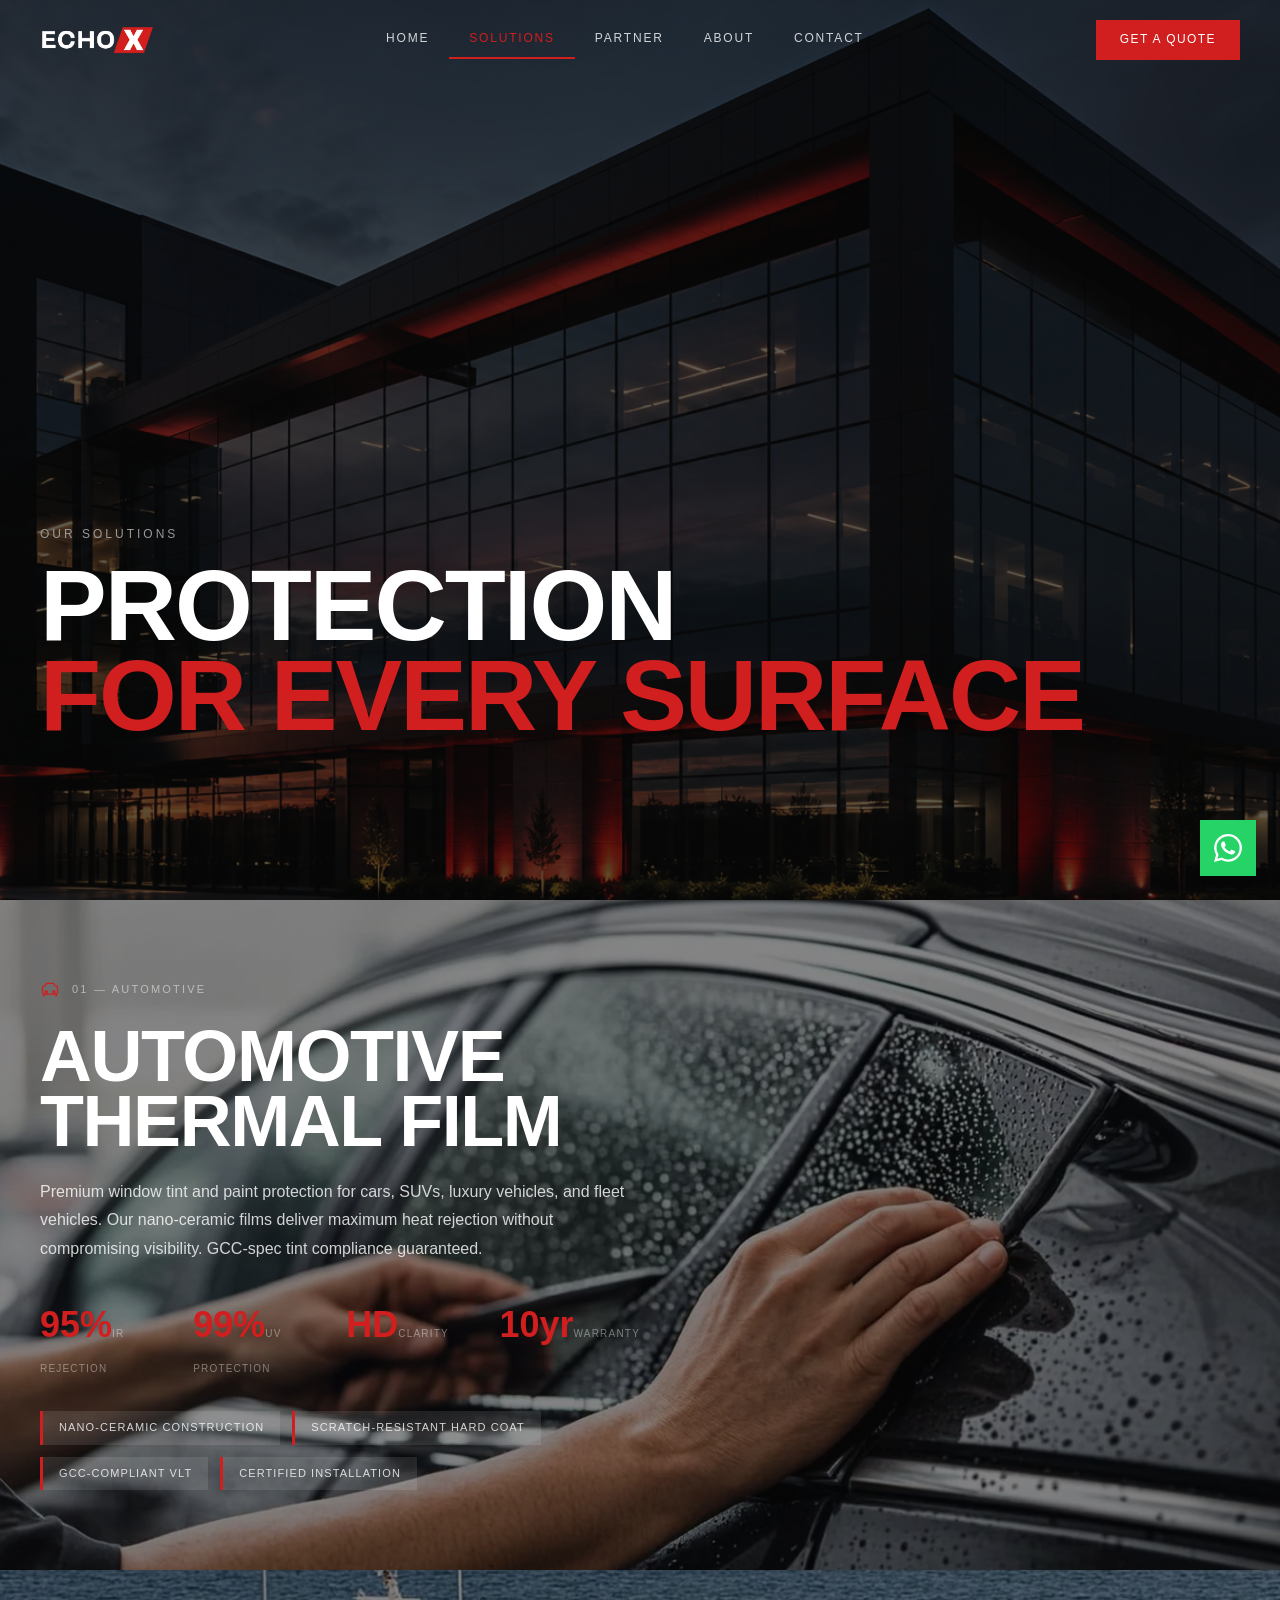
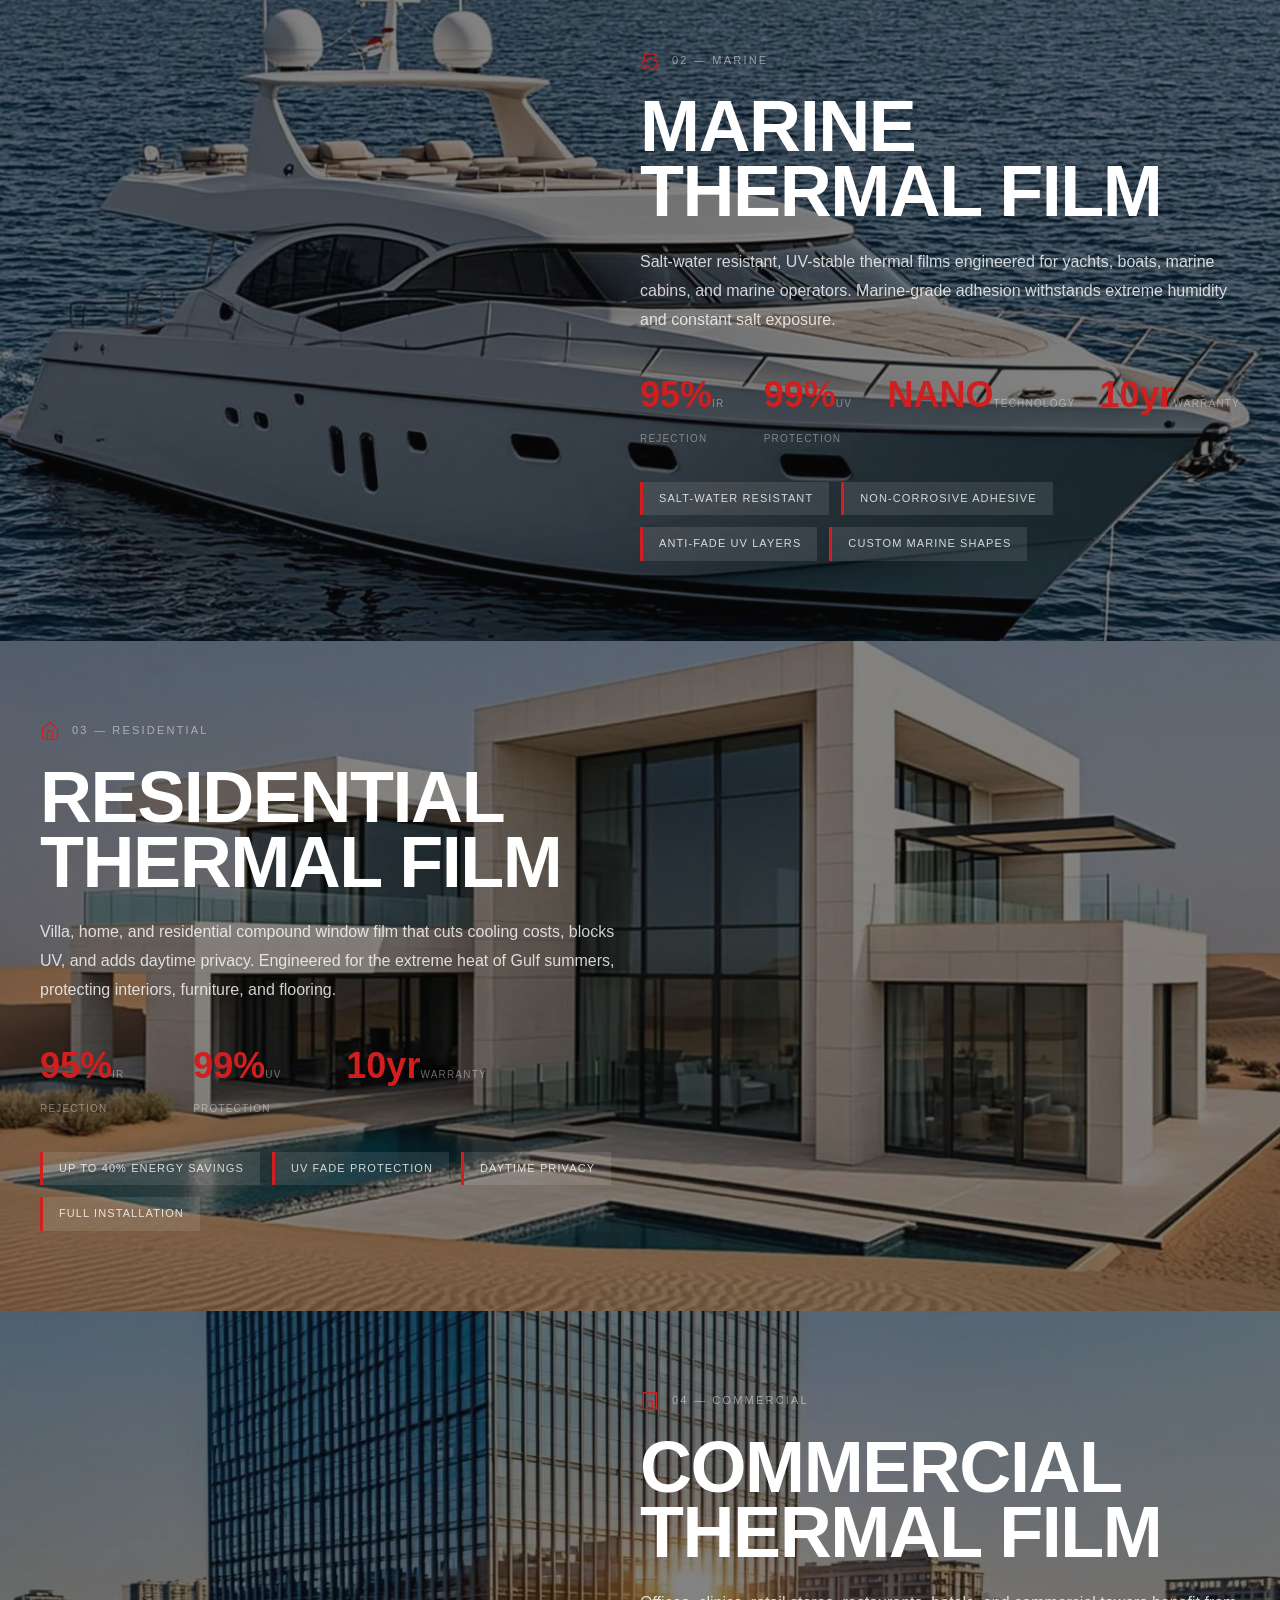
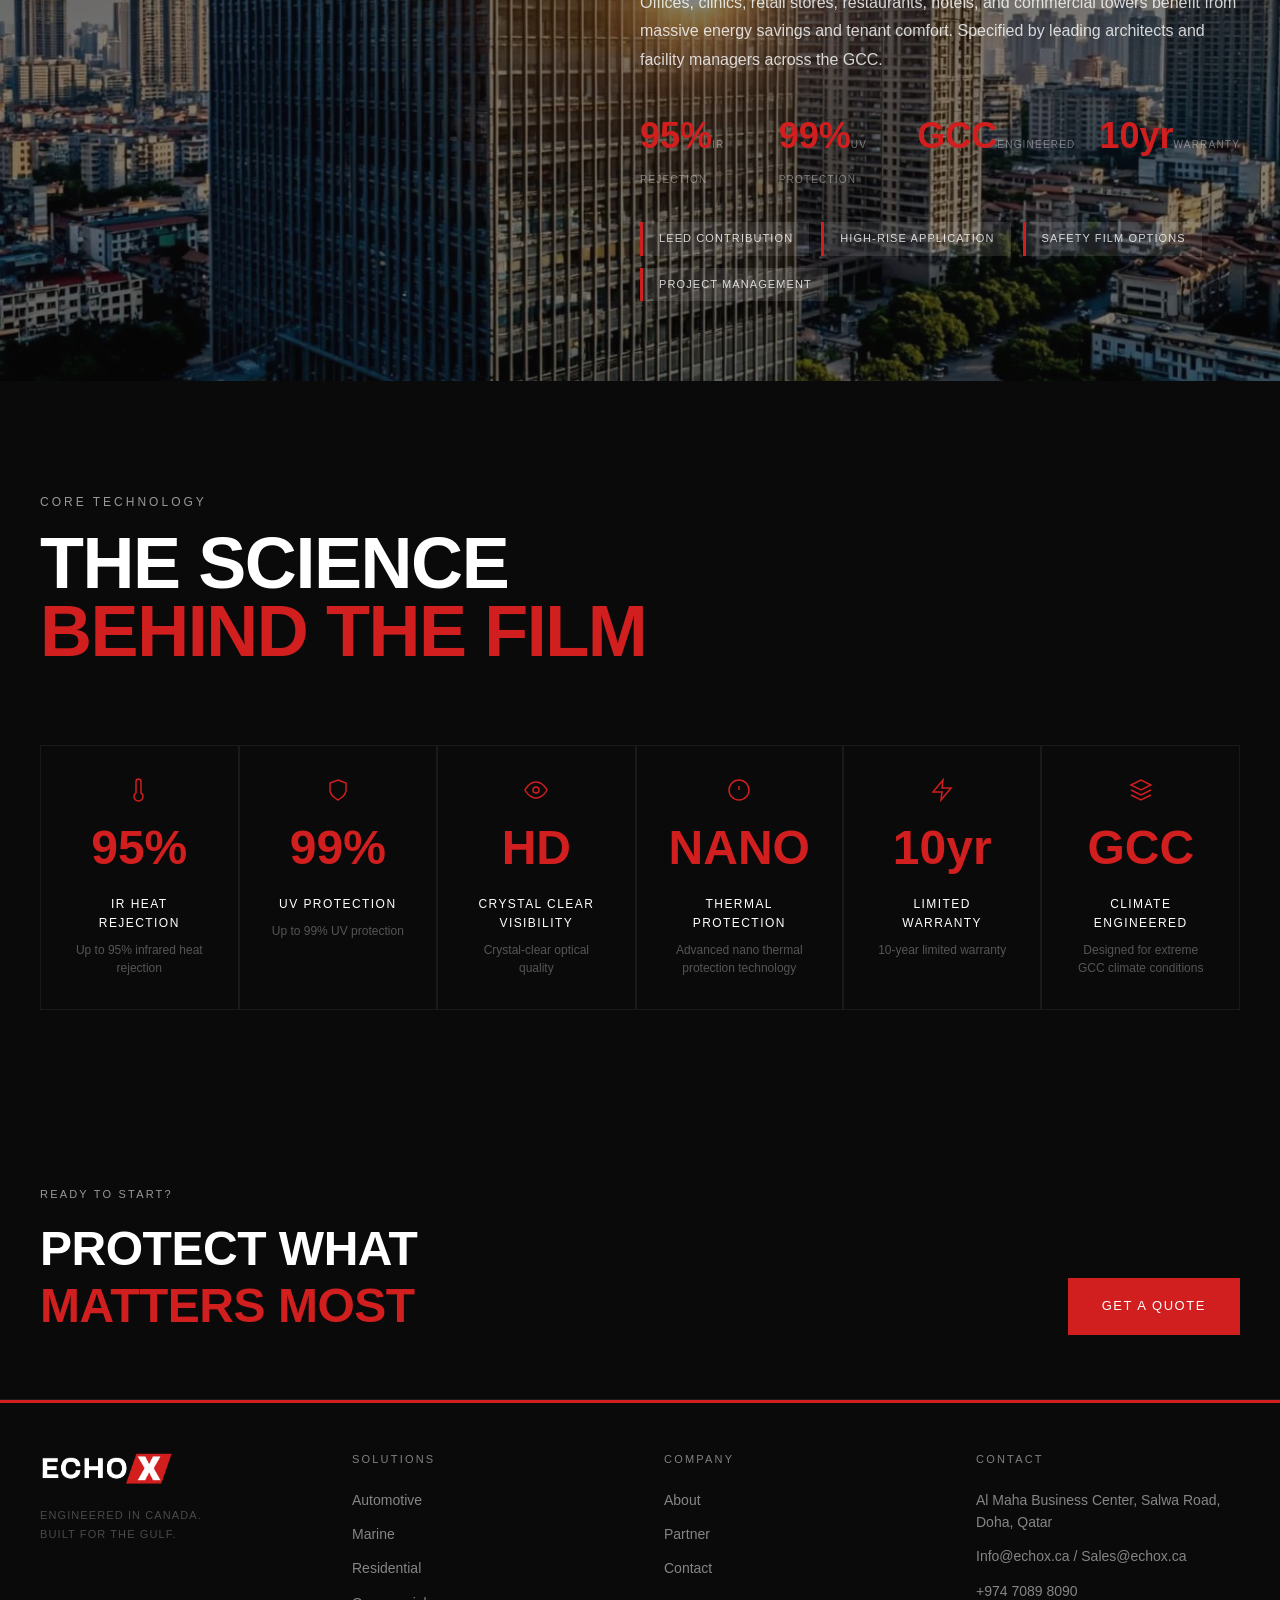
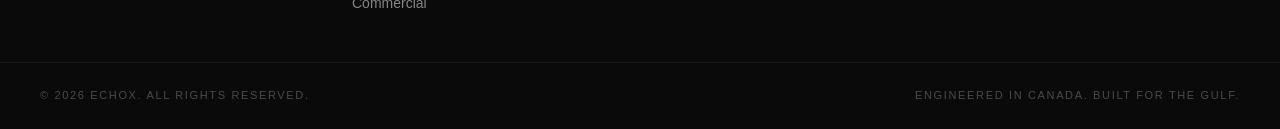
<file: solutions.html>
<!doctype html>
<html lang="en">
  <head>
    <script>
      var _b = document.createElement("base");
      _b.href = location.pathname.replace(/\/[^/]*$/, "/");
      document.head.prepend(_b);
    </script>
    <meta charset="UTF-8" />
    <meta name="viewport" content="width=device-width, initial-scale=1.0" />
    <meta name="theme-color" content="#0a0a0a" />
    <title>
      Thermal Protection Solutions — EchoX | Automotive, Marine, Residential,
      Commercial
    </title>
    <meta
      name="description"
      content="Explore EchoX thermal protection solutions for automotive, marine, residential, and commercial applications. Up to 95% infrared heat rejection, 99% UV protection, and 10-year warranty."
    />
    <meta name="robots" content="index, follow" />

    <meta property="og:title" content="EchoX Thermal Protection Solutions" />
    <meta
      property="og:description"
      content="Automotive, marine, residential, and commercial thermal films. 95% IR rejection, 99% UV protection, 10-year warranty."
    />
    <meta property="og:type" content="website" />

    <meta
      property="og:image"
      content="images/hero-commercial-thermal-film.webp"
    />
    <meta property="og:site_name" content="EchoX" />
    <meta property="og:locale" content="en_US" />
    <meta name="twitter:card" content="summary_large_image" />
    <meta name="twitter:title" content="EchoX Thermal Protection Solutions" />
    <meta
      name="twitter:description"
      content="Automotive, marine, residential, and commercial thermal films. 95% IR rejection, 99% UV protection, 10-year warranty."
    />
    <meta
      name="twitter:image"
      content="images/hero-commercial-thermal-film.webp"
    />
    <meta name="geo.region" content="QA-DA" />
    <meta name="geo.placename" content="Doha" />
    <link rel="icon" href="images/icon.png" type="image/png" />
    <link
      rel="preload"
      href="images/hero-commercial-thermal-film.webp"
      as="image"
      type="image/webp"
    />
    <link rel="stylesheet" href="style.css" />
    <script>
      document.documentElement.style.opacity = 0;
      document.documentElement.style.transition = "opacity 0.3s ease";
    </script>
  </head>
  <body>
    <!-- ===== NAVBAR ===== -->
    <nav id="navbar" class="navbar">
      <div class="navbar-inner">
        <a href="/" class="navbar-logo">
          <img
            src="images/logo.webp"
            alt="EchoX logo — Advanced Nano Thermal Protection"
            id="nav-logo"
            class="nav-logo"
            width="1556"
            height="409"
            loading="lazy"
          />
        </a>
        <div class="navbar-links" id="nav-links">
          <a href="/" class="nav-link">Home</a>
          <a href="solutions" class="nav-link active">Solutions</a>
          <a href="partner" class="nav-link">Partner</a>
          <a href="about" class="nav-link">About</a>
          <a href="contact" class="nav-link">Contact</a>
        </div>
        <a href="contact" class="nav-cta">Get a Quote</a>
        <button
          class="mobile-menu-btn"
          id="mobile-menu-btn"
          aria-label="Toggle menu"
        >
          <span></span><span></span><span></span>
        </button>
      </div>
    </nav>

    <!-- Mobile Menu Overlay -->
    <div class="mobile-menu-overlay" id="mobile-menu-overlay">
      <div class="mobile-menu-content">
        <a href="/" class="mobile-menu-link"
          ><span class="mobile-menu-num">01</span>Home</a
        >
        <a href="solutions" class="mobile-menu-link"
          ><span class="mobile-menu-num">02</span>Solutions</a
        >
        <a href="partner" class="mobile-menu-link"
          ><span class="mobile-menu-num">03</span>Partner</a
        >
        <a href="about" class="mobile-menu-link"
          ><span class="mobile-menu-num">04</span>About</a
        >
        <a href="contact" class="mobile-menu-link"
          ><span class="mobile-menu-num">05</span>Contact</a
        >
        <a href="contact" class="mobile-menu-cta">Get a Quote</a>
      </div>
    </div>

    <!-- ===== SOLUTIONS PAGE CONTENT ===== -->

    <!-- SOLUTIONS HERO -->
    <section class="hero hero-page">
      <div class="hero-bg">
        <picture>
          <source
            srcset="images/hero-commercial-thermal-film.webp"
            media="(max-width: 768px)"
            type="image/webp"
          />
          <img
            src="images/hero-commercial-thermal-film.webp"
            width="1920"
            height="800"
            fetchpriority="high"
            alt="EchoX thermal protection solutions for automotive marine residential and commercial"
          />
        </picture>
      </div>
      <div
        class="hero-overlay"
        style="background: rgba(10, 10, 10, 0.65)"
      ></div>
      <div class="hero-content hero-content-bottom">
        <div class="content-grid">
          <span class="section-eyebrow eyebrow-gray">Our Solutions</span>
          <h1 class="hero-title-sm">
            PROTECTION<br /><span class="text-red">FOR EVERY SURFACE</span>
          </h1>
        </div>
      </div>
    </section>

    <!-- AUTOMOTIVE -->
    <section class="solution-detail" id="automotive">
      <div class="solution-detail-bg">
        <img
          src="images/automotive-detail.webp"
          alt="EchoX automotive thermal window film with 95 percent IR rejection"
          width="1344"
          height="768"
          loading="lazy"
        />
      </div>
      <div class="solution-detail-overlay"></div>
      <div class="solution-detail-content animate-on-scroll">
        <div class="solution-detail-text">
          <div class="solution-eyebrow">
            <svg
              width="20"
              height="20"
              viewBox="0 0 24 24"
              fill="none"
              stroke="#D11E1E"
              stroke-width="1.5"
            >
              <path
                d="M5 17h14M5 17a2 2 0 0 1-2-2V9a2 2 0 0 1 2-2h1l2-3h8l2 3h1a2 2 0 0 1 2 2v6a2 2 0 0 1-2 2M5 17l-1 2h2m13-2l1 2h-2"
              />
              <circle cx="7.5" cy="14.5" r="1.5" />
              <circle cx="16.5" cy="14.5" r="1.5" />
            </svg>
            <span>01 — Automotive</span>
          </div>
          <h2 class="solution-title">AUTOMOTIVE<br />THERMAL FILM</h2>
          <p class="solution-desc">
            Premium window tint and paint protection for cars, SUVs, luxury
            vehicles, and fleet vehicles. Our nano-ceramic films deliver maximum
            heat rejection without compromising visibility. GCC-spec tint
            compliance guaranteed.
          </p>
          <div class="solution-stats">
            <div class="solution-stat">
              <span class="solution-stat-value">95%</span
              ><span class="solution-stat-label">IR Rejection</span>
            </div>
            <div class="solution-stat">
              <span class="solution-stat-value">99%</span
              ><span class="solution-stat-label">UV Protection</span>
            </div>
            <div class="solution-stat">
              <span class="solution-stat-value">HD</span
              ><span class="solution-stat-label">Clarity</span>
            </div>
            <div class="solution-stat">
              <span class="solution-stat-value">10yr</span
              ><span class="solution-stat-label">Warranty</span>
            </div>
          </div>
          <div class="solution-tags">
            <span class="solution-tag">Nano-ceramic construction</span>
            <span class="solution-tag">Scratch-resistant hard coat</span>
            <span class="solution-tag">GCC-compliant VLT</span>
            <span class="solution-tag">Certified installation</span>
          </div>
        </div>
      </div>
    </section>

    <!-- MARINE -->
    <section class="solution-detail" id="marine">
      <div class="solution-detail-bg">
        <img
          src="images/marine.webp"
          alt="EchoX marine salt-water resistant thermal protection film"
          width="1344"
          height="768"
          loading="lazy"
        />
      </div>
      <div class="solution-detail-overlay"></div>
      <div
        class="solution-detail-content solution-detail-right animate-on-scroll"
      >
        <div class="solution-detail-text">
          <div class="solution-eyebrow">
            <svg
              width="20"
              height="20"
              viewBox="0 0 24 24"
              fill="none"
              stroke="#D11E1E"
              stroke-width="1.5"
            >
              <path
                d="M2 21c.6.5 1.2 1 2.5 1 2.5 0 2.5-2 5-2 1.3 0 1.9.5 2.5 1s1.2 1 2.5 1c2.5 0 2.5-2 5-2 1.3 0 1.9.5 2.5 1s1.2 1 2.5 1"
              />
              <path
                d="M19.38 20A11.6 11.6 0 0 0 21 14l-9-4-9 4c0 2.9.94 5.34 2.81 7.76"
              />
              <path d="M19 13V7a2 2 0 0 0-2-2H7a2 2 0 0 0-2 2v6" />
            </svg>
            <span>02 — Marine</span>
          </div>
          <h2 class="solution-title">MARINE<br />THERMAL FILM</h2>
          <p class="solution-desc">
            Salt-water resistant, UV-stable thermal films engineered for yachts,
            boats, marine cabins, and marine operators. Marine-grade adhesion
            withstands extreme humidity and constant salt exposure.
          </p>
          <div class="solution-stats">
            <div class="solution-stat">
              <span class="solution-stat-value">95%</span
              ><span class="solution-stat-label">IR Rejection</span>
            </div>
            <div class="solution-stat">
              <span class="solution-stat-value">99%</span
              ><span class="solution-stat-label">UV Protection</span>
            </div>
            <div class="solution-stat">
              <span class="solution-stat-value">NANO</span
              ><span class="solution-stat-label">Technology</span>
            </div>
            <div class="solution-stat">
              <span class="solution-stat-value">10yr</span
              ><span class="solution-stat-label">Warranty</span>
            </div>
          </div>
          <div class="solution-tags">
            <span class="solution-tag">Salt-water resistant</span>
            <span class="solution-tag">Non-corrosive adhesive</span>
            <span class="solution-tag">Anti-fade UV layers</span>
            <span class="solution-tag">Custom marine shapes</span>
          </div>
        </div>
      </div>
    </section>

    <!-- RESIDENTIAL -->
    <section class="solution-detail" id="residential">
      <div class="solution-detail-bg">
        <img
          src="images/residential.webp"
          alt="EchoX residential window film for energy savings and UV protection"
          width="1344"
          height="768"
          loading="lazy"
        />
      </div>
      <div class="solution-detail-overlay"></div>
      <div class="solution-detail-content animate-on-scroll">
        <div class="solution-detail-text">
          <div class="solution-eyebrow">
            <svg
              width="20"
              height="20"
              viewBox="0 0 24 24"
              fill="none"
              stroke="#D11E1E"
              stroke-width="1.5"
            >
              <path d="M3 9l9-7 9 7v11a2 2 0 0 1-2 2H5a2 2 0 0 1-2-2z" />
              <polyline points="9 22 9 12 15 12 15 22" />
            </svg>
            <span>03 — Residential</span>
          </div>
          <h2 class="solution-title">RESIDENTIAL<br />THERMAL FILM</h2>
          <p class="solution-desc">
            Villa, home, and residential compound window film that cuts cooling
            costs, blocks UV, and adds daytime privacy. Engineered for the
            extreme heat of Gulf summers, protecting interiors, furniture, and
            flooring.
          </p>
          <div class="solution-stats">
            <div class="solution-stat">
              <span class="solution-stat-value">95%</span
              ><span class="solution-stat-label">IR Rejection</span>
            </div>
            <div class="solution-stat">
              <span class="solution-stat-value">99%</span
              ><span class="solution-stat-label">UV Protection</span>
            </div>

            <div class="solution-stat">
              <span class="solution-stat-value">10yr</span
              ><span class="solution-stat-label">Warranty</span>
            </div>
          </div>
          <div class="solution-tags">
            <span class="solution-tag">Up to 40% energy savings</span>
            <span class="solution-tag">UV fade protection</span>
            <span class="solution-tag">Daytime privacy</span>
            <span class="solution-tag">Full installation</span>
          </div>
        </div>
      </div>
    </section>

    <!-- COMMERCIAL -->
    <section class="solution-detail" id="commercial">
      <div class="solution-detail-bg">
        <img
          src="images/commercial.webp"
          alt="EchoX commercial thermal film for offices hotels and retail"
          width="1344"
          height="768"
          loading="lazy"
        />
      </div>
      <div class="solution-detail-overlay"></div>
      <div
        class="solution-detail-content solution-detail-right animate-on-scroll"
      >
        <div class="solution-detail-text">
          <div class="solution-eyebrow">
            <svg
              width="20"
              height="20"
              viewBox="0 0 24 24"
              fill="none"
              stroke="#D11E1E"
              stroke-width="1.5"
            >
              <rect x="4" y="2" width="16" height="20" rx="0" />
              <path d="M9 22V12h6v10" />
              <path d="M8 6h.01" />
              <path d="M16 6h.01" />
              <path d="M12 6h.01" />
              <path d="M12 10h.01" />
              <path d="M12 14h.01" />
              <path d="M16 10h.01" />
              <path d="M16 14h.01" />
              <path d="M8 10h.01" />
              <path d="M8 14h.01" />
            </svg>
            <span>04 — Commercial</span>
          </div>
          <h2 class="solution-title">COMMERCIAL<br />THERMAL FILM</h2>
          <p class="solution-desc">
            Offices, clinics, retail stores, restaurants, hotels, and commercial
            towers benefit from massive energy savings and tenant comfort.
            Specified by leading architects and facility managers across the
            GCC.
          </p>
          <div class="solution-stats">
            <div class="solution-stat">
              <span class="solution-stat-value">95%</span
              ><span class="solution-stat-label">IR Rejection</span>
            </div>
            <div class="solution-stat">
              <span class="solution-stat-value">99%</span
              ><span class="solution-stat-label">UV Protection</span>
            </div>
            <div class="solution-stat">
              <span class="solution-stat-value">GCC</span
              ><span class="solution-stat-label">Engineered</span>
            </div>
            <div class="solution-stat">
              <span class="solution-stat-value">10yr</span
              ><span class="solution-stat-label">Warranty</span>
            </div>
          </div>
          <div class="solution-tags">
            <span class="solution-tag">LEED contribution</span>
            <span class="solution-tag">High-rise application</span>
            <span class="solution-tag">Safety film options</span>
            <span class="solution-tag">Project management</span>
          </div>
        </div>
      </div>
    </section>

    <!-- TECHNOLOGY SPECS — Dark -->
    <section class="section section-dark">
      <div class="container">
        <div class="section-header-left animate-on-scroll">
          <span class="section-eyebrow eyebrow-gray">Core Technology</span>
          <h2 class="section-title text-white">
            THE SCIENCE<br /><span class="text-red">BEHIND THE FILM</span>
          </h2>
        </div>
        <div class="specs-grid">
          <div class="spec-card animate-on-scroll">
            <svg
              width="24"
              height="24"
              viewBox="0 0 24 24"
              fill="none"
              stroke="#D11E1E"
              stroke-width="1.5"
            >
              <path
                d="M14 14.76V3.5a2.5 2.5 0 0 0-5 0v11.26a4.5 4.5 0 1 0 5 0z"
              />
            </svg>
            <p class="spec-value">95%</p>
            <h4 class="spec-label">IR HEAT REJECTION</h4>
            <p class="spec-desc">Up to 95% infrared heat rejection</p>
          </div>
          <div class="spec-card animate-on-scroll">
            <svg
              width="24"
              height="24"
              viewBox="0 0 24 24"
              fill="none"
              stroke="#D11E1E"
              stroke-width="1.5"
            >
              <path d="M12 22s8-4 8-10V5l-8-3-8 3v7c0 6 8 10 8 10z" />
            </svg>
            <p class="spec-value">99%</p>
            <h4 class="spec-label">UV PROTECTION</h4>
            <p class="spec-desc">Up to 99% UV protection</p>
          </div>
          <div class="spec-card animate-on-scroll">
            <svg
              width="24"
              height="24"
              viewBox="0 0 24 24"
              fill="none"
              stroke="#D11E1E"
              stroke-width="1.5"
            >
              <path d="M1 12s4-8 11-8 11 8 11 8-4 8-11 8-11-8-11-8z" />
              <circle cx="12" cy="12" r="3" />
            </svg>
            <p class="spec-value">HD</p>
            <h4 class="spec-label">CRYSTAL CLEAR VISIBILITY</h4>
            <p class="spec-desc">Crystal-clear optical quality</p>
          </div>
          <div class="spec-card animate-on-scroll">
            <svg
              width="24"
              height="24"
              viewBox="0 0 24 24"
              fill="none"
              stroke="#D11E1E"
              stroke-width="1.5"
            >
              <circle cx="12" cy="12" r="10" />
              <line x1="12" y1="8" x2="12" y2="12" />
              <line x1="12" y1="16" x2="12.01" y2="16" />
            </svg>
            <p class="spec-value">NANO</p>
            <h4 class="spec-label">THERMAL PROTECTION</h4>
            <p class="spec-desc">Advanced nano thermal protection technology</p>
          </div>
          <div class="spec-card animate-on-scroll">
            <svg
              width="24"
              height="24"
              viewBox="0 0 24 24"
              fill="none"
              stroke="#D11E1E"
              stroke-width="1.5"
            >
              <polygon points="13 2 3 14 12 14 11 22 21 10 12 10 13 2" />
            </svg>
            <p class="spec-value">10yr</p>
            <h4 class="spec-label">LIMITED WARRANTY</h4>
            <p class="spec-desc">10-year limited warranty</p>
          </div>
          <div class="spec-card animate-on-scroll">
            <svg
              width="24"
              height="24"
              viewBox="0 0 24 24"
              fill="none"
              stroke="#D11E1E"
              stroke-width="1.5"
            >
              <path d="M12 2L2 7l10 5 10-5-10-5z" />
              <path d="M2 17l10 5 10-5" />
              <path d="M2 12l10 5 10-5" />
            </svg>
            <p class="spec-value">GCC</p>
            <h4 class="spec-label">CLIMATE ENGINEERED</h4>
            <p class="spec-desc">Designed for extreme GCC climate conditions</p>
          </div>
        </div>
      </div>
    </section>

    <!-- ===== FOOTER ===== -->
    <footer class="footer">
      <div class="footer-cta-bar">
        <div class="container footer-cta-inner">
          <div>
            <p class="footer-cta-pretitle">Ready to Start?</p>
            <h3 class="footer-cta-title">
              PROTECT WHAT<br /><span class="text-red">MATTERS MOST</span>
            </h3>
          </div>
          <a href="contact" class="btn btn-primary">Get a Quote</a>
        </div>
      </div>
      <div class="footer-stripe"></div>
      <div class="container footer-grid">
        <div class="footer-col">
          <img
            src="images/logo.webp"
            alt="EchoX logo — Advanced Nano Thermal Protection"
            class="footer-logo"
            width="1556"
            height="409"
            loading="lazy"
          />
          <p class="footer-brand-text">
            Engineered in Canada.<br />Built for the Gulf.
          </p>
        </div>
        <div class="footer-col">
          <h4 class="footer-col-title">Solutions</h4>
          <ul class="footer-col-list">
            <li><a href="solutions#automotive">Automotive</a></li>
            <li><a href="solutions#marine">Marine</a></li>
            <li><a href="solutions#residential">Residential</a></li>
            <li><a href="solutions#commercial">Commercial</a></li>
          </ul>
        </div>
        <div class="footer-col">
          <h4 class="footer-col-title">Company</h4>
          <ul class="footer-col-list">
            <li><a href="about">About</a></li>
            <li><a href="partner">Partner</a></li>
            <li><a href="contact">Contact</a></li>
          </ul>
        </div>
        <div class="footer-col">
          <h4 class="footer-col-title">Contact</h4>
          <ul class="footer-col-list">
            <li>
              Al Maha Business Center, Salwa Road, Doha, Qatar
            </li>
            <li>
              <a href="mailto:Info@echox.ca">Info@echox.ca</a> /
              <a href="mailto:Sales@echox.ca">Sales@echox.ca</a>
            </li>
            <li>
              <a
                href="https://wa.me/97470898090"
                target="_blank"
                rel="noopener noreferrer"
                >+974 7089 8090</a
              >
            </li>
          </ul>
          <!-- <div class="social-links" style="margin-top: 16px">
            <a
              href="https://instagram.com/echoxglobal"
              target="_blank" rel="noopener noreferrer"
              class="social-link"
              aria-label="Instagram"
            >
              <svg
                width="18"
                height="18"
                viewBox="0 0 24 24"
                fill="none"
                stroke="currentColor"
                stroke-width="1.5"
              >
                <rect x="2" y="2" width="20" height="20" rx="5" />
                <circle cx="12" cy="12" r="5" />
                <circle
                  cx="17.5"
                  cy="6.5"
                  r="1.5"
                  fill="currentColor"
                  stroke="none"
                />
              </svg>
            </a>
            <a
              href="https://snapchat.com/add/echoxglobal"
              target="_blank" rel="noopener noreferrer"
              class="social-link"
              aria-label="Snapchat"
            >
              <svg
                width="18"
                height="18"
                viewBox="0 0 24 24"
                fill="none"
                stroke="currentColor"
                stroke-width="1.5"
              >
                <path
                  d="M12 2C8.5 2 7 5 7 7c0 2 .5 3 1 4.5C7 12 5 12 5 13s2 1 3 1.5C7 16 6 17 4 18c0 0 2 1 4 1 1 0 2-.5 4-.5s3 .5 4 .5c2 0 4-1 4-1-2-1-3-2-4-3.5 1-.5 3-.5 3-1.5s-2-1-3-1.5c.5-1.5 1-2.5 1-4.5 0-2-1.5-5-5-5z"
                />
              </svg>
            </a>
            <a
              href="https://tiktok.com/@echoxglobal"
              target="_blank" rel="noopener noreferrer"
              class="social-link"
              aria-label="TikTok"
            >
              <svg
                width="18"
                height="18"
                viewBox="0 0 24 24"
                fill="none"
                stroke="currentColor"
                stroke-width="1.5"
              >
                <path d="M9 12a4 4 0 1 0 4 4V4a5 5 0 0 0 5 5" />
              </svg>
            </a>
            <a
              href="https://linkedin.com/company/echoxglobal"
              target="_blank" rel="noopener noreferrer"
              class="social-link"
              aria-label="LinkedIn"
            >
              <svg
                width="18"
                height="18"
                viewBox="0 0 24 24"
                fill="none"
                stroke="currentColor"
                stroke-width="1.5"
              >
                <path
                  d="M16 8a6 6 0 0 1 6 6v7h-4v-7a2 2 0 0 0-4 0v7h-4v-7a6 6 0 0 1 6-6z"
                />
                <rect x="2" y="9" width="4" height="12" />
                <circle cx="4" cy="4" r="2" />
              </svg>
            </a>
            <a
              href="https://youtube.com/@echoxglobal"
              target="_blank" rel="noopener noreferrer"
              class="social-link"
              aria-label="YouTube"
            >
              <svg
                width="18"
                height="18"
                viewBox="0 0 24 24"
                fill="none"
                stroke="currentColor"
                stroke-width="1.5"
              >
                <path
                  d="M22.54 6.42a2.78 2.78 0 0 0-1.94-2C18.88 4 12 4 12 4s-6.88 0-8.6.46a2.78 2.78 0 0 0-1.94 2A29 29 0 0 0 1 11.75a29 29 0 0 0 .46 5.33A2.78 2.78 0 0 0 3.4 19.1c1.72.46 8.6.46 8.6.46s6.88 0 8.6-.46a2.78 2.78 0 0 0 1.94-2 29 29 0 0 0 .46-5.25 29 29 0 0 0-.46-5.43z"
                />
                <polygon points="9.75 15.02 15.5 11.75 9.75 8.48 9.75 15.02" />
              </svg>
            </a>
            <a
              href="https://facebook.com/echoxglobal"
              target="_blank" rel="noopener noreferrer"
              class="social-link"
              aria-label="Facebook"
            >
              <svg
                width="18"
                height="18"
                viewBox="0 0 24 24"
                fill="none"
                stroke="currentColor"
                stroke-width="1.5"
              >
                <path
                  d="M18 2h-3a5 5 0 0 0-5 5v3H7v4h3v8h4v-8h3l1-4h-4V7a1 1 0 0 1 1-1h3z"
                />
              </svg>
            </a>
          </div> -->
        </div>
      </div>
      <div class="container footer-bottom">
        <p>&copy; 2026 ECHOX. ALL RIGHTS RESERVED.</p>
        <p>ENGINEERED IN CANADA. BUILT FOR THE GULF.</p>
      </div>
    </footer>

    <!-- Floating WhatsApp Button -->
    <a
      href="https://wa.me/97470898090"
      target="_blank"
      rel="noopener noreferrer"
      class="whatsapp-float"
      aria-label="Chat on WhatsApp"
    >
      <svg width="28" height="28" viewBox="0 0 24 24" fill="white">
        <path
          d="M17.472 14.382c-.297-.149-1.758-.867-2.03-.967-.273-.099-.471-.148-.67.15-.197.297-.767.966-.94 1.164-.173.199-.347.223-.644.075-.297-.15-1.255-.463-2.39-1.475-.883-.788-1.48-1.761-1.653-2.059-.173-.297-.018-.458.13-.606.134-.133.298-.347.446-.52.149-.174.198-.298.298-.497.099-.198.05-.371-.025-.52-.075-.149-.669-1.612-.916-2.207-.242-.579-.487-.5-.669-.51-.173-.008-.371-.01-.57-.01-.198 0-.52.074-.792.372-.272.297-1.04 1.016-1.04 2.479 0 1.462 1.065 2.875 1.213 3.074.149.198 2.096 3.2 5.077 4.487.709.306 1.262.489 1.694.625.712.227 1.36.195 1.871.118.571-.085 1.758-.719 2.006-1.413.248-.694.248-1.289.173-1.413-.074-.124-.272-.198-.57-.347m-5.421 7.403h-.004a9.87 9.87 0 01-5.031-1.378l-.361-.214-3.741.982.998-3.648-.235-.374a9.86 9.86 0 01-1.51-5.26c.001-5.45 4.436-9.884 9.888-9.884 2.64 0 5.122 1.03 6.988 2.898a9.825 9.825 0 012.893 6.994c-.003 5.45-4.437 9.884-9.885 9.884m8.413-18.297A11.815 11.815 0 0012.05 0C5.495 0 .16 5.335.157 11.892c0 2.096.547 4.142 1.588 5.945L.057 24l6.305-1.654a11.882 11.882 0 005.683 1.448h.005c6.554 0 11.89-5.335 11.893-11.893a11.821 11.821 0 00-3.48-8.413z"
        />
      </svg>
    </a>

    <script src="script.js" defer></script>
  </body>
</html>
</file>
<file: style.css>
/* ============================================================
   ECHOX — Canadian-Engineered Thermal Protection
   Complete CSS — No rounded corners, no gradients, no shadows
   Colors: #D11E1E (red), #0A0A0A (black), #404040 (secondary),
           #FFFFFF (white dominant), #808080 (gray labels)
   Fonts: Cy Grotesk Key (headings 400) + Space Grotesk (body 400 / UI 600)
   ALIGNMENT RULE: All content aligns to the 1400px / 40px grid
   ============================================================ */

/* === FONT — Cy Grotesk Key (self-hosted, Regular 400) === */
@font-face {
  font-family: "Cy Grotesk Key";
  src:
    url("fonts/CyGroteskKey-Regular.woff2") format("woff2");
  font-weight: 400;
  font-style: normal;
  font-display: swap;
}
/* NOTE: La police fournie ne contient qu’un poids (400).
   Pour préserver la hiérarchie visuelle (graisses/spacing), on force weight 400 partout
   et on utilise Space Grotesk uniquement comme fallback si nécessaire. */

*,
*::before,
*::after {
  margin: 0;
  padding: 0;
  box-sizing: border-box;
  border-radius: 0 !important;
}
html {
  scroll-behavior: smooth;
  -webkit-font-smoothing: antialiased;
}
/* === BODY TEXT — Space Grotesk (normal weight 400) === */
body {
  font-family: "Zalando Sans Expanded", sans-serif;
  font-weight: 400;
  letter-spacing: 0;

  color: #0a0a0a;
  background: #fff;
  text-rendering: optimizeLegibility;

  line-height: 1.6;
  overflow-x: hidden;
}

/* === HEADINGS — Cy Grotesk Key (display font) === */
h1,
h2,
h3,
h4,
h5,
h6 {
  font-family: "Zalando Sans Expanded", "Space Grotesk", sans-serif;
  font-weight: 400;
}

/* === DISPLAY ELEMENTS — Cy Grotesk Key === */
.app-card-title,
.benefit-title,
.partner-type-title,
.cta-card-title,
.contact-quick-ref-title,
.contact-location-city,
.timeline-title,
.pillar-title,
.value-title,
.why-partner-stat-value,
.hero-stat-value,
.benefit-stat,
.solution-stat-value,
.spec-value,
.form-success-title,
.footer-cta-title {
  font-family: "Zalando Sans Expanded", "Space Grotesk", sans-serif;
  font-weight: 400;
}

/* === SEMI-BOLD UI ELEMENTS — Cy Grotesk Key (fallback) === */
strong,
b {
  font-family: "Zalando Sans Expanded", "Space Grotesk", sans-serif;
  font-weight: 400;
}
.btn,
.nav-link,
.nav-cta,
.mobile-menu-link,
.mobile-menu-cta,
.section-eyebrow,
.hero-pretitle,
.form-label,
.app-card-tag,
.app-card-subtitle,
.app-card-eyebrow,
.partner-type-subtitle,
.spec-label,
.solution-tag,
.solution-eyebrow,
.cta-card-link,
.quote-feature-label,
.contact-info-main,
.contact-info-label,
.contact-quick-ref-label,
.footer-col-title,
.timeline-phase {
  font-family: "Zalando Sans Expanded", "Space Grotesk", sans-serif;
  font-weight: 400 !important;
}

a {
  text-decoration: none;
  color: inherit;
  transition: color 0.2s;
}
ul {
  list-style: none;
}
img {
  max-width: 100%;
  height: auto;
  display: block;
}
button {
  font-family: inherit;
  cursor: pointer;
  border: none;
  background: none;
}
input,
select,
textarea {
  font-family: inherit;
  font-size: inherit;
}

/* === UTILITY & GLOBAL ALIGNMENT GRID === */
.container {
  max-width: 1400px;
  margin: 0 auto;
  padding: 0 40px;
}
.text-red {
  color: #d11e1e;
}
.text-white {
  color: #fff;
}
.text-center {
  text-align: center;
}

/* Shared side padding calculation: ensures all full-width sections
   align their content with the navbar/footer 1400px+40px grid */
.content-grid {
  max-width: 1400px;
  margin-left: auto;
  margin-right: auto;
  padding-left: 40px;
  padding-right: 40px;
}

/* === BUTTONS === */
.btn {
  display: inline-flex;
  align-items: center;
  justify-content: center;
  gap: 12px;
  padding: 16px 32px;
  font-weight: 600;
  font-size: 13px;
  letter-spacing: 0.12em;
  text-transform: uppercase;
  transition: all 0.3s;
  cursor: pointer;
  border: 2px solid transparent;
  text-align: center;
}
.btn-primary {
  background: #d11e1e;
  color: #fff;
  border-color: #d11e1e;
}
.btn-primary:hover {
  background: #b01818;
  border-color: #b01818;
}
.btn-outline-white {
  background: transparent;
  color: #fff;
  border-color: #fff;
}
.btn-outline-white:hover {
  background: #fff;
  color: #0a0a0a;
}
.btn-outline-black {
  background: transparent;
  color: #0a0a0a;
  border-color: #0a0a0a;
}
.btn-outline-black:hover {
  background: #0a0a0a;
  color: #fff;
}
.btn-full {
  width: 100%;
}

/* === PAGE SYSTEM === */
.page {
  display: none;
  opacity: 0;
  transition: opacity 0.4s;
}
.page-active {
  display: block;
  opacity: 1;
}

/* === NAVBAR === */
.navbar {
  position: fixed;
  top: 0;
  left: 0;
  right: 0;
  z-index: 1000;
  height: 80px;
  transition: all 0.5s;
}
.navbar.scrolled {
  background: rgba(10, 10, 10, 0.95);
  backdrop-filter: blur(12px);
  -webkit-backdrop-filter: blur(12px);
  height: 64px;
}
.navbar-inner {
  max-width: 1400px;
  margin: 0 auto;
  padding: 0 40px;
  height: 100%;
  display: flex;
  align-items: center;
  justify-content: space-between;
}
.nav-logo {
  height: 30px;
  width: auto;
  transition: all 0.5s;
}
.navbar.scrolled .nav-logo {
  height: 35px;
}
.navbar-links {
  display: flex;
  gap: 0;
}
.nav-link {
  padding: 8px 20px;
  font-size: 12px;
  font-weight: 600;
  letter-spacing: 0.15em;
  text-transform: uppercase;
  color: rgba(255, 255, 255, 0.8);
  transition: color 0.3s;
  border-bottom: 2px solid transparent;
}
.nav-link:hover,
.nav-link.active {
  color: #d11e1e;
  border-bottom-color: #d11e1e;
}
.nav-cta {
  padding: 10px 24px;
  background: #d11e1e;
  color: #fff;
  font-size: 12px;
  font-weight: 600;
  letter-spacing: 0.12em;
  text-transform: uppercase;
  transition: background 0.3s;
}
.nav-cta:hover {
  background: #b01818;
}
.mobile-menu-btn {
  display: none;
  flex-direction: column;
  justify-content: center;
  align-items: center;
  gap: 5px;
  width: 44px;
  height: 44px;
  padding: 0;
  background: none;
  border: none;
  cursor: pointer;
  z-index: 1001;
}
.mobile-menu-btn span {
  display: block;
  width: 24px;
  height: 2px;
  background: #fff;
  transition: all 0.3s;
  position: relative;
}
/* Hamburger → X animation when menu is open */
.mobile-menu-btn.active span:nth-child(1) {
  top: 7px;
  transform: rotate(45deg);
}
.mobile-menu-btn.active span:nth-child(2) {
  opacity: 0;
}
.mobile-menu-btn.active span:nth-child(3) {
  top: -7px;
  transform: rotate(-45deg);
}

/* === MOBILE MENU === */
.mobile-menu-overlay {
  position: fixed;
  inset: 0;
  z-index: 999;
  background: #0a0a0a;
  display: flex;
  align-items: center;
  justify-content: center;
  opacity: 0;
  pointer-events: none;
  transition: opacity 0.3s;
}
.mobile-menu-overlay.active {
  opacity: 1;
  pointer-events: all;
}

.mobile-menu-content {
  display: flex;
  flex-direction: column;
  align-items: center;
  gap: 0;
}
.mobile-menu-link {
  display: block;
  padding: 20px 32px;
  font-size: 24px;
  font-weight: 600;
  letter-spacing: 0.1em;
  text-transform: uppercase;
  color: #fff;
  transition: color 0.2s;
}
.mobile-menu-link:hover {
  color: #d11e1e;
}
.mobile-menu-num {
  color: #d11e1e;
  font-size: 14px;
  font-weight: 400;
  margin-right: 16px;
}
.mobile-menu-cta {
  margin-top: 24px;
  padding: 16px 40px;
  background: #d11e1e;
  color: #fff;
  font-size: 13px;
  font-weight: 600;
  letter-spacing: 0.12em;
  text-transform: uppercase;
}
.mobile-menu-cta:hover {
  background: #b01818;
}

/* === HERO === */
.hero {
  position: relative;
  width: 100%;
  overflow: hidden;
}
.hero-home {
  height: 100vh;
  height: 100dvh;
}
.hero-page {
  height: 100vh;
  height: 100dvh;
}
.hero-bg {
  position: absolute;
  inset: 0;
}
.hero-bg img {
  width: 100%;
  height: 100%;
  object-fit: cover;
}
.hero-overlay {
  position: absolute;
  inset: 0;
}
.hero-content {
  position: relative;
  z-index: 2;
}

/* Hero bottom content — aligned to global grid */
.hero-content-bottom {
  position: absolute;
  bottom: 40px;
  left: 0;
  right: 0;
  padding-bottom: 120px;
}

/* Hero center content — aligned to global grid */
.hero-content-center {
  position: absolute;
  inset: 0;
  display: flex;
  flex-direction: column;
  align-items: center;
  justify-content: center;
  padding: 120px 40px 80px;
  max-width: 900px;
  margin: 0 auto;
  left: 50%;
  transform: translateX(-50%);
}

.hero-pretitle-row {
  display: flex;
  align-items: center;
  gap: 16px;
  margin-bottom: 24px;
}
.hero-red-line {
  width: 48px;
  height: 3px;
  background: #d11e1e;
  flex-shrink: 0;
}
.hero-pretitle {
  font-size: 12px;
  font-weight: 600;
  letter-spacing: 0.25em;
  text-transform: uppercase;
  color: rgba(255, 255, 255, 0.8);
}
.hero-title {
  font-size: clamp(60px, 11vw, 130px);
  font-weight: 600;
  letter-spacing: -0.03em;
  line-height: 0.9;
  color: #fff;
  margin-bottom: 24px;
}
.hero-title-sm {
  font-size: clamp(48px, 9vw, 100px);
  font-weight: 600;
  letter-spacing: -0.02em;
  line-height: 0.9;
  color: #fff;
}
.hero-grid-2col {
  display: grid;
  grid-template-columns: 1fr auto;
  gap: 32px;
  align-items: end;
}
.hero-subtitle {
  font-size: 18px;
  font-weight: 400;
  line-height: 1.7;
  color: rgba(255, 255, 255, 0.6);
  max-width: 560px;
}
.hero-buttons {
  display: flex;
  gap: 16px;
  flex-wrap: wrap;
}

/* Hero Stats Bar — aligned to global grid */
.hero-stats-bar {
  position: absolute;
  bottom: 0;
  left: 0;
  right: 0;
  z-index: 2;
  background: #0a0a0a;
}
.hero-stats-bar-inner {
  max-width: 1400px;
  margin: 0 auto;
  padding: 0 40px;
  display: grid;
  grid-template-columns: repeat(3, 1fr);
}
.hero-stat {
  padding: 20px;
  text-align: center;
}
.hero-stat-value {
  font-size: 28px;
  font-weight: 600;
  color: #d11e1e;
}
.hero-stat-label {
  font-size: 10px;
  letter-spacing: 0.15em;
  text-transform: uppercase;
  color: #808080;
  margin-top: 4px;
}

/* Scroll Indicator */
.scroll-indicator {
  position: absolute;
  bottom: 96px;
  left: 50%;
  transform: translateX(-50%);
  z-index: 2;
  animation: bounce 2s infinite;
}
@keyframes bounce {
  0%,
  100% {
    transform: translateX(-50%) translateY(0);
  }
  50% {
    transform: translateX(-50%) translateY(12px);
  }
}

/* === SECTIONS === */
.section {
  padding: 112px 0;
}
.section-dark {
  background: #0a0a0a;
  color: #fff;
}
.section-white {
  background: #fff;
  color: #0a0a0a;
}
.section-header-left {
  margin-bottom: 80px;
}
.section-header-center {
  text-align: center;
  margin-bottom: 80px;
}
.section-eyebrow {
  font-size: 12px;
  font-weight: 600;
  letter-spacing: 0.25em;
  text-transform: uppercase;
  color: #d11e1e;
  margin-bottom: 16px;
  display: block;
}
.eyebrow-gray {
  color: #999;
}
.section-title {
  font-size: clamp(36px, 6vw, 72px);
  font-weight: 600;
  letter-spacing: -0.02em;
  line-height: 0.95;
}
.section-desc {
  font-size: 16px;
  font-weight: 400;
  line-height: 1.7;
  color: #808080;
  max-width: 560px;
}

/* === BENEFITS GRID === */
.benefits-grid {
  display: grid;
  grid-template-columns: repeat(4, 1fr);
  gap: 0;
}
.benefits-gridHome{
  display: grid;
  grid-template-columns: repeat(3, 1fr);
  gap: 0;
}
.benefit-card {
  padding: 40px;
  border: 1px solid #1a1a1a;
  transition: background 0.5s;
}
.benefit-card:hover {
  background: #111;
}
.benefit-card:hover .benefit-title {
  color: #fff !important;
}
.benefit-card:hover .benefit-desc {
  color: #999 !important;
}
.benefit-icon {
  color: #d11e1e;
  margin-bottom: 24px;
}
.benefit-red-line {
  width: 32px;
  height: 3px;
  background: #d11e1e;
  margin-bottom: 20px;
}
.benefit-title {
  font-size: 14px;
  font-weight: 600;
  letter-spacing: 0.05em;
  color: #fff;
  margin-bottom: 16px;
}
.benefit-desc {
  font-size: 14px;
  font-weight: 400;
  line-height: 1.7;
  color: #666;
  margin-bottom: 24px;
}
.benefit-stat {
  font-size: 40px;
  font-weight: 600;
  color: #d11e1e;
}
.benefit-stat-label {
  font-size: 10px;
  letter-spacing: 0.15em;
  text-transform: uppercase;
  color: #444;
  margin-top: 4px;
}

/* === APPLICATION CARDS — content aligned to global grid === */
.app-cards {
  display: flex;
  flex-direction: column;
}
.app-card {
  position: relative;
  height: 60vh;
  overflow: hidden;
  cursor: pointer;
}
.app-card-bg {
  position: absolute;
  inset: 0;
}
.app-card-bg img {
  width: 100%;
  height: 100%;
  object-fit: cover;
  transition: transform 1.5s ease-out;
}
.app-card:hover .app-card-bg img {
  transform: scale(1.05);
}
.app-card-overlay {
  position: absolute;
  inset: 0;
  background: rgba(10, 10, 10, 0.55);
  transition: background 0.7s;
}
.app-card:hover .app-card-overlay {
  background: rgba(10, 10, 10, 0.4);
}
.app-card-content {
  position: absolute;
  inset: 0;
  display: flex;
  flex-direction: column;
  justify-content: flex-end;
  /* ALIGNMENT: same 1400px+40px grid as navbar/footer */
  max-width: 1400px;
  margin-left: auto;
  margin-right: auto;
  padding: 40px 40px 40px 40px;
}
.app-card-eyebrow {
  display: flex;
  align-items: center;
  gap: 12px;
  margin-bottom: 12px;
  color: rgba(255, 255, 255, 0.5);
  font-size: 11px;
  letter-spacing: 0.2em;
  text-transform: uppercase;
}
.app-card-title {
  font-size: clamp(36px, 5vw, 60px);
  font-weight: 600;
  color: #fff;
  letter-spacing: -0.02em;
  margin-bottom: 12px;
}
.app-card-subtitle {
  font-size: 14px;
  letter-spacing: 0.1em;
  text-transform: uppercase;
  color: #808080;
  margin-bottom: 16px;
}
.app-card-desc {
  font-size: 15px;
  font-weight: 400;
  line-height: 1.7;
  color: rgba(255, 255, 255, 0.8);
  max-width: 600px;
  margin-bottom: 24px;
}
.app-card-tags {
  display: flex;
  flex-wrap: wrap;
  gap: 12px;
}
.app-card-tag {
  padding: 8px 16px;
  background: rgba(255, 255, 255, 0.1);
  color: #fff;
  font-size: 11px;
  letter-spacing: 0.12em;
  text-transform: uppercase;
  font-weight: 600;
  border-left: 3px solid #d11e1e;
  backdrop-filter: blur(4px);
}

/* === CTA SECTION — content aligned via hero-content-center === */
.cta-pretitle-row {
  display: flex;
  align-items: center;
  gap: 16px;
  margin-bottom: 24px;
  justify-content: center;
}
.cta-desc {
  font-size: 18px;
  font-weight: 400;
  color: rgba(255, 255, 255, 0.6);
  max-width: 500px;
  margin: 0 auto 48px;
  line-height: 1.7;
  text-align: center;
}
.cta-grid {
  display: grid;
  grid-template-columns: repeat(3, 1fr);
  gap: 0;
}
.cta-card {
  padding: 40px;
  border: 1px solid rgba(255, 255, 255, 0.1);
  transition: background 0.5s;
  text-align: left;
  color: #fff;
}
.cta-card:hover {
  background: rgba(255, 255, 255, 0.05);
}
.cta-card-dot {
  color: rgba(255, 255, 255, 0.3);
  font-size: 10px;
  letter-spacing: 0.2em;
}
.cta-card-title {
  font-size: 18px;
  font-weight: 600;
  letter-spacing: 0.1em;
  margin-bottom: 16px;
  color: #fff;
}
.cta-card-link {
  color: #d11e1e;
  font-size: 12px;
  letter-spacing: 0.15em;
  text-transform: uppercase;
  font-weight: 600;
  display: inline-flex;
  align-items: center;
  gap: 8px;
}

/* === QUOTE FORM SECTION === */
.quote-layout {
  display: grid;
  grid-template-columns: 1fr 1fr;
  gap: 64px;
  align-items: start;
}
.quote-left {
}
.quote-desc {
  font-size: 16px;
  font-weight: 400;
  line-height: 1.7;
  color: #404040;
  max-width: 440px;
  margin-bottom: 40px;
}
.quote-features {
  display: flex;
  flex-direction: column;
  gap: 20px;
}
.quote-feature {
  display: flex;
  align-items: flex-start;
  gap: 16px;
}
.quote-feature-icon {
  flex-shrink: 0;
  width: 40px;
  height: 40px;
  background: #0a0a0a;
  display: flex;
  align-items: center;
  justify-content: center;
}
.quote-feature-label {
  font-size: 14px;
  font-weight: 600;
  color: #0a0a0a;
}
.quote-feature-desc {
  font-size: 14px;
  font-weight: 400;
  color: #404040;
}
.quote-right {
}

/* === FORMS === */
.form-row {
  display: grid;
  grid-template-columns: 1fr 1fr;
  gap: 24px;
  margin-bottom: 24px;
}
.form-group {
  display: flex;
  flex-direction: column;
  gap: 8px;
  margin-bottom: 0;
}
.form-label {
  font-size: 11px;
  font-weight: 600;
  letter-spacing: 0.15em;
  text-transform: uppercase;
  color: #0a0a0a;
}
.form-label-dark {
  color: rgba(255, 255, 255, 0.6);
}
.form-input {
  padding: 14px 16px;
  font-size: 14px;
  border: 2px solid #e5e5e5;
  background: #fff;
  color: #0a0a0a;
  outline: none;
  transition: border-color 0.2s;
}
.form-input:focus {
  border-color: #d11e1e;
}
.form-input-dark {
  background: #1a1a1a;
  border-color: #333;
  color: #fff;
}
.form-input-dark:focus {
  border-color: #d11e1e;
}
.form-input-dark::placeholder {
  color: rgba(255, 255, 255, 0.3);
}
.form-select {
  appearance: none;
  -webkit-appearance: none;
  background-image: url("data:image/svg+xml,%3Csvg xmlns='http://www.w3.org/2000/svg' width='12' height='12' viewBox='0 0 24 24' fill='none' stroke='%23808080' stroke-width='2'%3E%3Cpolyline points='6 9 12 15 18 9'%3E%3C/polyline%3E%3C/svg%3E");
  background-repeat: no-repeat;
  background-position: right 16px center;
  padding-right: 40px;
}
.form-textarea {
  resize: none;
}
.form-success {
  text-align: center;
  padding: 64px 24px;
}
.form-success-line {
  width: 48px;
  height: 3px;
  background: #d11e1e;
  margin: 0 auto 24px;
}
.form-success-title {
  font-size: 28px;
  font-weight: 600;
  margin-bottom: 16px;
}
.form-success-desc {
  font-size: 16px;
  font-weight: 400;
  line-height: 1.7;
  color: #808080;
}
.form-success-dark {
  border: 1px solid #333;
}
.form-error {
  color: #d11e1e;
  font-size: 14px;
  margin-top: 12px;
  font-weight: 500;
}

/* === SOLUTION DETAIL — content aligned to global grid === */
.solution-detail {
  position: relative;
  min-height: 70vh;
  overflow: hidden;
  display: flex;
  align-items: center;
}
.solution-detail-bg {
  position: absolute;
  inset: 0;
}
.solution-detail-bg img {
  width: 100%;
  height: 100%;
  object-fit: cover;
  transition: transform 1.5s ease-out;
}
.solution-detail:hover .solution-detail-bg img {
  transform: scale(1.05);
}
.solution-detail-overlay {
  position: absolute;
  inset: 0;
  background: rgba(10, 10, 10, 0.5);
  transition: background 0.7s;
}
.solution-detail:hover .solution-detail-overlay {
  background: rgba(10, 10, 10, 0.3);
}
.solution-detail-content {
  position: relative;
  z-index: 2;
  /* ALIGNMENT: 1400px+40px grid — same as navbar/footer */
  max-width: 1400px;
  margin-left: auto;
  margin-right: auto;
  padding: 80px 40px;
  width: 100%;
}
.solution-detail-text {
  max-width: 600px;
}
.solution-detail-right .solution-detail-text {
  margin-left: auto;
}
.solution-eyebrow {
  display: flex;
  align-items: center;
  gap: 12px;
  margin-bottom: 24px;
  font-size: 11px;
  letter-spacing: 0.2em;
  text-transform: uppercase;
  color: rgba(255, 255, 255, 0.5);
}
.solution-title {
  font-size: clamp(36px, 6vw, 72px);
  font-weight: 600;
  color: #fff;
  letter-spacing: -0.02em;
  line-height: 0.9;
  margin-bottom: 24px;
}
.solution-desc {
  font-size: 16px;
  font-weight: 400;
  line-height: 1.8;
  color: rgba(255, 255, 255, 0.8);
  margin-bottom: 32px;
}
.solution-stats {
  display: grid;
  grid-template-columns: repeat(4, 1fr);
  gap: 24px;
  margin-bottom: 32px;
}
.solution-stat {
}
.solution-stat-value {
  font-size: clamp(20px, 5vw, 36px);
  font-weight: 600;
  color: #d11e1e;
}
.solution-stat-label {
  font-size: 10px;
  letter-spacing: 0.12em;
  text-transform: uppercase;
  color: rgba(255, 255, 255, 0.4);
  margin-top: 4px;
}
.solution-tags {
  display: flex;
  flex-wrap: wrap;
  gap: 12px;
}
.solution-tag {
  padding: 8px 16px;
  background: rgba(255, 255, 255, 0.1);
  color: rgba(255, 255, 255, 0.8);
  font-size: 11px;
  letter-spacing: 0.1em;
  text-transform: uppercase;
  font-weight: 600;
  border-left: 3px solid #d11e1e;
}

/* === SPECS GRID === */
.specs-grid {
  display: grid;
  grid-template-columns: repeat(6, 1fr);
  gap: 0;
}
.spec-card {
  padding: 32px;
  border: 1px solid #1a1a1a;
  transition: background 0.5s;
  text-align: center;
}
.spec-card:hover {
  background: #111;
}
.spec-value {
  font-size: clamp(24px, 5vw, 48px);
  font-weight: 600;
  color: #d11e1e;
  margin-bottom: 8px;
}
.spec-label {
  font-size: 12px;
  font-weight: 600;
  letter-spacing: 0.12em;
  color: #fff;
  margin-bottom: 8px;
}
.spec-desc {
  font-size: 12px;
  font-weight: 400;
  line-height: 1.5;
  color: #555;
}

/* === PARTNER TYPES === */
.partner-types-grid {
  display: grid;
  grid-template-columns: repeat(3, 1fr);
  gap: 0;
}
.partner-type-card {
  padding: 48px;
  border: 1px solid #e5e5e5;
  transition: background 0.5s;
}
.partner-type-card:hover {
  background: #f8f8f8;
}
.partner-type-title {
  font-size: 24px;
  font-weight: 600;
  letter-spacing: 0.05em;
  margin-bottom: 8px;
}
.partner-type-subtitle {
  font-size: 11px;
  letter-spacing: 0.15em;
  text-transform: uppercase;
  color: #808080;
  margin-bottom: 32px;
}
.partner-type-features {
  display: flex;
  flex-direction: column;
  gap: 12px;
}
.partner-type-features li {
  font-size: 14px;
  font-weight: 400;
  color: #404040;
  display: flex;
  align-items: flex-start;
  gap: 12px;
}
.bullet-red {
  color: #d11e1e;
  flex-shrink: 0;
}

/* === WHY PARTNER === */
.why-partner-layout {
  display: grid;
  grid-template-columns: 1fr 1fr;
  gap: 64px;
  align-items: center;
}
.why-partner-desc {
  font-size: 16px;
  font-weight: 400;
  line-height: 1.7;
  color: #808080;
  max-width: 440px;
  margin-top: 32px;
}
.why-partner-stats-grid {
  display: grid;
  grid-template-columns: repeat(2, 1fr);
  gap: 0;
}
.why-partner-stat {
  padding: 40px;
  border: 1px solid #1a1a1a;
  transition: background 0.5s;
}
.why-partner-stat:hover {
  background: #111;
}
.why-partner-stat-value {
  font-size: clamp(32px, 5vw, 56px);
  font-weight: 600;
  color: #d11e1e;
  margin-bottom: 12px;
}
.why-partner-stat-desc {
  font-size: 14px;
  font-weight: 400;
  line-height: 1.7;
  color: #666;
}

/* === PILLARS === */
.pillars-grid {
  display: grid;
  grid-template-columns: repeat(4, 1fr);
  gap: 0;
}
.pillar-card {
  padding: 40px;
  border: 1px solid #1a1a1a;
  transition: background 0.5s;
}
.pillar-card:hover {
  background: #111;
}
.pillar-title {
  font-size: 20px;
  font-weight: 600;
  letter-spacing: 0.05em;
  color: #fff;
  margin-bottom: 16px;
}
.pillar-desc {
  font-size: 14px;
  font-weight: 400;
  line-height: 1.7;
  color: #666;
}

/* === TIMELINE === */
.timeline-grid {
  display: grid;
  grid-template-columns: repeat(3, 1fr);
  gap: 0;
}
.timeline-card {
  padding: 48px;
  border: 1px solid #e5e5e5;
  transition: background 0.5s;
}
.timeline-card:hover {
  background: #f8f8f8;
}
.timeline-phase {
  font-size: 11px;
  letter-spacing: 0.2em;
  text-transform: uppercase;
  color: #808080;
  margin-bottom: 8px;
}
.timeline-title {
  font-size: 24px;
  font-weight: 600;
  letter-spacing: 0.05em;
  margin-bottom: 8px;
}
.timeline-period {
  font-size: 12px;
  letter-spacing: 0.1em;
  text-transform: uppercase;
  color: #999;
  margin-bottom: 32px;
}
.timeline-features {
  display: flex;
  flex-direction: column;
  gap: 12px;
}
.timeline-features li {
  font-size: 14px;
  font-weight: 400;
  color: #404040;
  display: flex;
  align-items: flex-start;
  gap: 12px;
}

/* === VALUES === */
.values-grid {
  display: grid;
  grid-template-columns: repeat(2, 1fr);
  gap: 0;
  max-width: 1000px;
  margin: 0 auto;
}
.value-card {
  padding: 48px;
  border: 1px solid #1a1a1a;
  transition: background 0.5s;
}
.value-card:hover {
  background: #111;
}
.value-title {
  font-size: 18px;
  font-weight: 600;
  letter-spacing: 0.05em;
  color: #fff;
  margin-bottom: 16px;
}
.value-desc {
  font-size: 14px;
  font-weight: 400;
  line-height: 1.7;
  color: #666;
}

/* === FILM LAYERS GRID (Technology Overview) === */
.film-layers-grid {
  display: grid;
  grid-template-columns: repeat(3, 1fr);
  gap: 0;
}
.film-layer-card {
  padding: 40px;
  border: 1px solid #1a1a1a;
  transition: background 0.5s;
}
.film-layer-card:hover {
  background: #111;
}
.film-layer-title {
  font-family: "Zalando Sans Expanded", "Space Grotesk", sans-serif;
  font-size: 14px;
  font-weight: 600;
  letter-spacing: 0.05em;
  color: #fff;
  margin-bottom: 16px;
}
.film-layer-desc {
  font-size: 14px;
  font-weight: 400;
  line-height: 1.7;
  color: #666;
}

/* === CTA BUTTONS ROW === */
.cta-buttons-row {
  display: flex;
  gap: 16px;
  justify-content: center;
  flex-wrap: wrap;
}

/* === CONTACT INFO === */
.contact-info-grid {
  display: grid;
  grid-template-columns: repeat(4, 1fr);
  gap: 0;
}
.contact-info-card {
  padding: 40px;
  border: 1px solid #e5e5e5;
  transition: background 0.5s;
}
.contact-info-card:hover {
  background: #f8f8f8;
}
.contact-info-label {
  font-size: 11px;
  letter-spacing: 0.15em;
  text-transform: uppercase;
  color: #808080;
  margin-bottom: 12px;
}
.contact-info-main {
  font-size: 16px;
  font-weight: 600;
  margin-bottom: 4px;
}
.contact-info-detail {
  font-size: 14px;
  font-weight: 400;
  color: #999;
}

/* === CONTACT LAYOUT === */
.contact-layout {
  display: grid;
  grid-template-columns: 1fr 380px;
  gap: 64px;
  align-items: start;
}
.contact-desc {
  font-size: 16px;
  font-weight: 400;
  line-height: 1.7;
  color: #808080;
  max-width: 440px;
  margin-bottom: 40px;
}
.contact-quick-ref {
  border-left: 3px solid #d11e1e;
  padding-left: 24px;
  margin-bottom: 48px;
}
.contact-quick-ref-title {
  font-size: 20px;
  font-weight: 600;
  letter-spacing: 0.05em;
  color: #fff;
  margin-bottom: 32px;
}
.contact-quick-ref-items {
  display: flex;
  flex-direction: column;
  gap: 32px;
}
.contact-quick-ref-label {
  font-size: 11px;
  letter-spacing: 0.2em;
  text-transform: uppercase;
  color: #d11e1e;
  margin-bottom: 12px;
}
.contact-quick-ref-desc {
  font-size: 14px;
  font-weight: 400;
  line-height: 1.7;
  color: #666;
}
.contact-location-card {
  background: #1a1a1a;
  border: 1px solid #333;
  padding: 48px;
  text-align: center;
}
.contact-location-city {
  font-size: 20px;
  font-weight: 600;
  color: #fff;
  margin-bottom: 8px;
}
.contact-location-district {
  font-size: 14px;
  font-weight: 400;
  color: #666;
  margin-bottom: 16px;
}
.contact-location-region {
  font-size: 11px;
  letter-spacing: 0.15em;
  text-transform: uppercase;
  color: #444;
}

/* === ABOUT STORY === */
.about-story-layout {
  display: grid;
  grid-template-columns: 1fr 1fr;
  gap: 64px;
  align-items: center;
}
.about-story-desc {
  font-size: 16px;
  font-weight: 400;
  line-height: 1.8;
  color: #404040;
  margin-bottom: 24px;
}
.about-story-image img {
  width: 100%;
  height: auto;
  max-height: 650px;
  object-fit: cover;
}

/* === FOOTER === */
.footer {
  background: #0a0a0a;
  color: #fff;
}
.footer-cta-bar {
  border-bottom: 1px solid #1a1a1a;
}
.footer-cta-inner {
  display: flex;
  align-items: flex-end;
  justify-content: space-between;
  gap: 32px;
  padding-top: 64px;
  padding-bottom: 64px;
}
.footer-cta-pretitle {
  font-size: 11px;
  letter-spacing: 0.2em;
  text-transform: uppercase;
  color: #999;
  margin-bottom: 16px;
}
.footer-cta-title {
  font-size: clamp(28px, 4vw, 48px);
  font-weight: 600;
  letter-spacing: -0.01em;
  color: #fff;
  line-height: 1.2;
}
.footer-stripe {
  height: 3px;
  background: #d11e1e;
}
.footer-grid {
  display: grid;
  grid-template-columns: repeat(4, 1fr);
  gap: 48px;
  padding-top: 48px;
  padding-bottom: 48px;
}
.footer-logo {
  height: 35px;
  width: auto;
  object-fit: contain;
  margin-bottom: 20px;
}
.footer-brand-text {
  font-size: 11px;
  letter-spacing: 0.1em;
  text-transform: uppercase;
  color: #4a4a4a;
  line-height: 1.7;
}
.footer-col-title {
  font-size: 11px;
  font-weight: 600;
  letter-spacing: 0.2em;
  text-transform: uppercase;
  color: #808080;
  margin-bottom: 20px;
}
.footer-col-list {
  display: flex;
  flex-direction: column;
  gap: 12px;
}
.footer-col-list li,
.footer-col-list a {
  font-size: 14px;
  font-weight: 400;
  color: rgba(255, 255, 255, 0.5);
  transition: color 0.2s;
}
.footer-col-list a:hover {
  color: #d11e1e;
}
.footer-bottom {
  border-top: 1px solid #1a1a1a;
  padding-top: 24px;
  padding-bottom: 24px;
  display: flex;
  justify-content: space-between;
}
.footer-bottom p {
  font-size: 11px;
  letter-spacing: 0.15em;
  text-transform: uppercase;
  color: #4a4a4a;
}

/* === ANIMATIONS === */
.animate-on-scroll {
  opacity: 0;
  transform: translateY(40px);
  transition:
    opacity 0.8s cubic-bezier(0.25, 0.46, 0.45, 0.94),
    transform 0.8s cubic-bezier(0.25, 0.46, 0.45, 0.94);
}
.animate-on-scroll.visible {
  opacity: 1;
  transform: translateY(0);
}

/* === RESPONSIVE === */
@media (max-width: 1024px) {
  .container {
    padding: 0 24px;
  }
  .content-grid {
    padding-left: 24px;
    padding-right: 24px;
  }
  .navbar-inner {
    padding: 0 24px;
  }
  .navbar-links,
  .nav-cta {
    display: none;
  }
  .mobile-menu-btn {
    display: flex;
  }
  .hero-grid-2col {
    grid-template-columns: 1fr;
    gap: 24px;
  }
  .benefits-grid {
    grid-template-columns: repeat(3, 1fr);
  } .benefits-gridHome {
     grid-template-columns: repeat(1, 1fr);
  }
  .specs-grid {
    grid-template-columns: repeat(3, 1fr);
  }
  .cta-grid {
    grid-template-columns: 1fr;
    max-width: 400px;
    margin-left: auto;
    margin-right: auto;
  }
  .partner-types-grid {
    grid-template-columns: 1fr;
  }
  .why-partner-layout {
    grid-template-columns: 1fr;
    gap: 48px;
  }
  .pillars-grid {
    grid-template-columns: repeat(2, 1fr);
  }
  .timeline-grid {
    grid-template-columns: 1fr;
  }
  .values-grid {
    grid-template-columns: 1fr;
    max-width: 500px;
  }
  .contact-info-grid {
    grid-template-columns: repeat(2, 1fr);
  }
  .contact-layout {
    grid-template-columns: 1fr;
  }
  .quote-layout {
    grid-template-columns: 1fr;
  }
  .film-layers-grid {
    grid-template-columns: repeat(2, 1fr);
  }
  .about-story-layout {
    grid-template-columns: 1fr;
    gap: 48px;
  }
  .footer-grid {
    grid-template-columns: repeat(2, 1fr);
  }
  .footer-cta-inner {
    flex-direction: column;
    align-items: flex-start;
  }
  .solution-stats {
    grid-template-columns: repeat(2, 1fr);
  }
  .benefit-stat {
    font-size: 32px;
  }
  .app-card {
    height: 50vh;
  }
  .app-card-content {
    padding-left: 24px;
    padding-right: 24px;
  }
  .solution-detail-content {
    padding-left: 24px;
    padding-right: 24px;
  }
  .hero-stats-bar-inner {
    padding-left: 24px;
    padding-right: 24px;
  }
  /* H2 */ .partner-type-card { padding: 32px; }
  /* H3 */ .timeline-card { padding: 32px; }
  /* H4 */ .value-card { padding: 32px; }
  /* H10 */ .about-story-image img { max-height: 400px; }
  /* H11 */ .contact-location-card { padding: 32px; }
  /* M4 */ .cta-card { padding: 32px; }
}

@media (max-width: 768px) {
  .container {
    padding: 0 20px;
  }
  .content-grid {
    padding-left: 20px;
    padding-right: 20px;
  }
  .navbar-inner {
    padding: 0 20px;
  }
  .hero-content-bottom {
    padding-bottom: 100px;
  }
  .hero-title {
    font-size: 60px;
  }
  .hero-title-sm {
    font-size: 48px;
  }
  .hero-buttons {
    flex-direction: column;
    width: 100%;
  }
  .hero-buttons .btn {
    width: 100%;
    justify-content: center;
  }
  .section {
    padding: 80px 0;
  }
  .section-title {
    font-size: 36px;
  }
  .benefits-grid {
    grid-template-columns: 1fr;
  }
  .film-layers-grid {
    grid-template-columns: 1fr;
  }
  .specs-grid {
    grid-template-columns: repeat(3, 1fr);
  }
  .why-partner-stats-grid {
    grid-template-columns: 1fr;
  }
  .pillars-grid {
    grid-template-columns: 1fr;
  }
  .contact-info-grid {
    grid-template-columns: 1fr;
  }
  .form-row {
    grid-template-columns: 1fr;
  }
  .solution-stats {
    grid-template-columns: repeat(2, 1fr);
  }
  .solution-detail-content {
    padding: 48px 20px;
  }
  .solution-detail-right .solution-detail-text {
    margin-left: 0;
  }
  .benefit-stat {
    font-size: 32px;
  }
  .app-card {
    height: 50vh;
  }
  .app-card-content {
    padding: 32px 20px;
  }
  .footer-grid {
    grid-template-columns: 1fr;
    gap: 32px;
  }
  .footer-bottom {
    flex-direction: column;
    gap: 8px;
    text-align: center;
  }
  .footer-cta-inner {
    padding-top: 48px;
    padding-bottom: 48px;
  }
  .hero-stats-bar-inner {
    padding-left: 20px;
    padding-right: 20px;
  }
  /* H5 */ .pillar-card { padding: 24px; }
  /* H6 */ .film-layer-card { padding: 24px; }
  /* H7 */ .benefit-card { padding: 32px; }
  /* H9 */ .solution-detail { min-height: 50vh; }
  /* H12 */ .why-partner-stat { padding: 24px; }
  /* H13 */ .section-header-left { margin-bottom: 48px; }
  /* C4 */ .hero-content-center { padding: 80px 20px 48px; }
  /* M3 */ .scroll-indicator { display: none; }

  /* === QUOTE / REQUEST SECTION — mobile === */
  .quote-left {
    margin-bottom: 40px;
  }
  .quote-desc {
    max-width: 100%;
  }
  .quote-feature {
    gap: 12px;
  }
  .quote-feature-icon {
    width: 36px;
    height: 36px;
  }
  .quote-feature-icon svg {
    width: 16px;
    height: 16px;
  }
  .form-success {
    padding: 48px 20px;
  }
  .form-success-title {
    font-size: 24px;
  }

  /* === FOOTER — mobile === */
  .footer-cta-inner {
    padding-top: 40px;
    padding-bottom: 40px;
  }
  .footer-cta-inner .btn {
    width: 100%;
    justify-content: center;
  }
  .footer-cta-title {
    font-size: 28px;
  }
  .footer-grid {
    padding-top: 40px;
    padding-bottom: 40px;
  }
  .footer-logo {
    height: 30px;
  }
  .footer-col {
    margin-bottom: 8px;
  }
  .footer-col-list li,
  .footer-col-list a {
    font-size: 13px;
  }
}

@media (max-width: 480px) {
  .hero-title {
    font-size: 48px;
  }
  .hero-title-sm {
    font-size: 36px;
  }
  .section-title {
    font-size: 28px;
  }
  .benefit-card {
    padding: 24px;
  }
  .specs-grid {
    grid-template-columns: repeat(2, 1fr);
  }
  .project-card-title {
    font-size: 16px;
  }
  .project-card-desc {
    font-size: 13px;
  }
  /* H14 */ .section { padding: 56px 0; }
  /* H13b */ .section-header-left { margin-bottom: 32px; }
  /* H8b */ .benefit-stat { font-size: 28px; }
  /* H10b */ .about-story-image img { max-height: 280px; }
  /* H11b */ .contact-location-card { padding: 24px; }
  /* M1 */ .mobile-menu-close { right: 20px; top: 16px; }
  /* M2 */ .hero-content-bottom { padding-bottom: 80px; bottom: 24px; }
  /* C4b */ .hero-content-center { padding: 64px 16px 32px; }
  /* M5 */ .spec-card { padding: 20px; }
  /* M6 */ .contact-quick-ref { padding-left: 16px; }
  /* M7 */ .cta-buttons-row { flex-direction: column; }
  .cta-buttons-row .btn { width: 100%; justify-content: center; }
  /* M9 */ .footer-col-list li { overflow-wrap: break-word; word-break: break-word; }
  /* M10 */ .partner-cell { padding: 24px 12px 20px; }
  .partner-cell img { max-height: 50px; max-width: 120px; }
  /* L6 */ .whatsapp-float { width: 44px; height: 44px; }
  .whatsapp-float svg { width: 22px; height: 22px; }
  /* L8 */ .form-row { gap: 16px; margin-bottom: 16px; }
  /* H15 */ .hero-stat { padding: 12px 8px; }
  .hero-stat-value { font-size: 22px; }
  .hero-stat-label { font-size: 9px; }

  /* === QUOTE / REQUEST — 480px === */
  .quote-feature {
    gap: 10px;
  }
  .quote-feature-icon {
    width: 32px;
    height: 32px;
  }
  .quote-feature-label {
    font-size: 13px;
  }
  .quote-feature-desc {
    font-size: 13px;
  }
  .form-input {
    padding: 12px 14px;
    font-size: 16px; /* prevents iOS zoom on focus */
  }
  .form-success {
    padding: 40px 16px;
  }
  .form-success-title {
    font-size: 22px;
  }

  /* === FOOTER — 480px === */
  .footer-cta-inner {
    padding-top: 32px;
    padding-bottom: 32px;
  }
  .footer-cta-title {
    font-size: 24px;
  }
  .footer-grid {
    gap: 24px;
    padding-top: 32px;
    padding-bottom: 32px;
  }
  .footer-col-list li,
  .footer-col-list a {
    font-size: 12px;
  }
  .footer-bottom p {
    font-size: 10px;
  }
}

/* === WHATSAPP FLOATING BUTTON === */
.whatsapp-float {
  position: fixed;
  bottom: 24px;
  right: 24px;
  width: 56px;
  height: 56px;
  background: #25d366;
  display: flex;
  align-items: center;
  justify-content: center;
  z-index: 9998;
  transition:
    transform 0.3s,
    box-shadow 0.3s;
}
.whatsapp-float:hover {
  transform: scale(1.1);
  box-shadow: 0 4px 20px rgba(37, 211, 102, 0.4);
}

/* === SOCIAL LINKS (Footer) === */
.social-links {
  display: flex;
  flex-wrap: wrap;
  gap: 12px;
  align-items: center;
}
.social-link {
  display: inline-flex;
  align-items: center;
  justify-content: center;
  color: rgba(255, 255, 255, 0.5);
  transition:
    color 0.2s,
    transform 0.2s;
}
.social-link:hover {
  color: #d11e1e;
  transform: translateY(-2px);
}

/* === SOCIAL LINKS (Large — Contact Page) === */
.social-links-large {
  display: flex;
  flex-wrap: wrap;
  gap: 16px;
  justify-content: center;
}
.social-link-card {
  display: inline-flex;
  flex-direction: column;
  align-items: center;
  gap: 8px;
  padding: 24px 20px;
  border: 1px solid #e5e5e5;
  color: #0a0a0a;
  transition:
    background 0.3s,
    border-color 0.3s;
  min-width: 120px;
}
.social-link-card:hover {
  background: #f8f8f8;
  border-color: #d11e1e;
}
.social-link-card span {
  font-size: 11px;
  font-weight: 600;
  letter-spacing: 0.1em;
  text-transform: uppercase;
}

/* === WHATSAPP CONTACT CARD HIGHLIGHT === */
.contact-info-card-whatsapp {
  background: rgba(37, 211, 102, 0.05);
}
.contact-info-card-whatsapp:hover {
  background: rgba(37, 211, 102, 0.1);
}



/* === RÉALISATIONS — Project Cards Layout === */
.realisations-section {
  padding-bottom: 100px;
}
.projects-grid {
  display: grid;
  grid-template-columns: repeat(3, 1fr);
  gap: 24px;
  margin-top: 64px;
}
.project-card {
  position: relative;
  border: 1px solid #e5e5e5;
  padding: 0;
  text-align: left;
  transition: border-color 0.4s, transform 0.4s, box-shadow 0.4s;
  overflow: hidden;
  background: #fff;
}
.project-card-accent {
  position: absolute;
  top: 0;
  left: 0;
  width: 100%;
  height: 3px;
  background: #d11e1e;
  transform: scaleX(0);
  transform-origin: left;
  transition: transform 0.5s cubic-bezier(0.22, 1, 0.36, 1);
  z-index: 2;
}
.project-card:hover {
  border-color: #d11e1e;
  transform: translateY(-6px);
  box-shadow: 0 12px 32px rgba(0,0,0,0.08);
}
.project-card:hover .project-card-accent {
  transform: scaleX(1);
}
.project-card-image {
  width: 100%;
  height: 200px;
  overflow: hidden;
}
.project-card-image img {
  width: 100%;
  height: 100%;
  object-fit: cover;
  display: block;
  transition: transform 0.5s ease;
}
.project-card:hover .project-card-image img {
  transform: scale(1.05);
}
.project-card-body {
  padding: 24px 24px 28px;
}
.project-card-title {
  font-size: 18px;
  font-weight: 600;
  color: #0a0a0a;
  letter-spacing: -0.01em;
  line-height: 1.3;
  margin: 0 0 8px 0;
}
.project-card-location {
  display: inline-block;
  font-size: 11px;
  font-weight: 600;
  letter-spacing: 0.1em;
  text-transform: uppercase;
  color: #d11e1e;
  background: rgba(209, 30, 30, 0.06);
  padding: 4px 12px;
  border-radius: 20px;
  margin-bottom: 14px;
}
.project-card-desc {
  font-size: 14px;
  font-weight: 400;
  color: #666;
  line-height: 1.7;
  margin: 0;
}

/* === PARTENAIRES — Grid Layout === */
.partenaires-section {
  padding-top: 100px;
  padding-bottom: 100px;
}
.partners-grid {
  display: grid;
  grid-template-columns: repeat(3, 1fr);
  gap: 1px;
  margin-top: 64px;
  background: #e5e5e5;
  border: 1px solid #e5e5e5;
}
.partner-cell {
  background: #fff;
  padding: 60px 32px 44px;
  display: flex;
  flex-direction: column;
  align-items: center;
  justify-content: center;
  gap: 20px;
  transition: background 0.4s, transform 0.3s;
  cursor: default;
}
.partner-cell:hover {
  background: #f7f7f7;
  transform: scale(1.03);
  z-index: 2;
}
.partner-cell img {
  max-height: 110px;
  max-width: 240px;
  object-fit: contain;
  filter: grayscale(100%);
  opacity: 0.45;
  transition: filter 0.5s, opacity 0.5s;
}
.partner-cell:hover img {
  filter: grayscale(0%);
  opacity: 1;
}
.partner-name {
  font-size: 11px;
  font-weight: 400;
  letter-spacing: 0.1em;
  text-transform: uppercase;
  color: #999;
  transition: color 0.4s;
  text-align: center;
}
.partner-cell:hover .partner-name {
  color: #d11e1e;
}

/* === RESPONSIVE — New Elements === */
@media (max-width: 1024px) {
  .projects-grid {
    grid-template-columns: repeat(2, 1fr);
    gap: 16px;
  }
  .project-card-image {
    height: 180px;
  }
  .partners-grid {
    grid-template-columns: repeat(3, 1fr);
  }
}
@media (max-width: 768px) {
  .social-links-large {
    gap: 12px;
  }
  .social-link-card {
    padding: 16px 12px;
    min-width: 100px;
  }
  .whatsapp-float {
    bottom: 16px;
    right: 16px;
    width: 48px;
    height: 48px;
  }
  .whatsapp-float svg {
    width: 24px;
    height: 24px;
  }
  .projects-grid {
    grid-template-columns: 1fr;
    gap: 16px;
  }
  .project-card-image {
    height: 220px;
  }
  .project-card-body {
    padding: 20px 20px 24px;
  }
  .partners-grid {
    grid-template-columns: repeat(2, 1fr);
  }
  .partner-cell {
    padding: 36px 16px 28px;
  }
  .partner-cell img {
    max-height: 70px;
    max-width: 160px;
  }
}


/* === REDUCED MOTION === */
@media (prefers-reduced-motion: reduce) {
  .animate-on-scroll { opacity: 1; transform: none; transition: none; }
  .scroll-indicator { animation: none; }
  * { transition-duration: 0.01ms !important; animation-duration: 0.01ms !important; }
}
</file>
